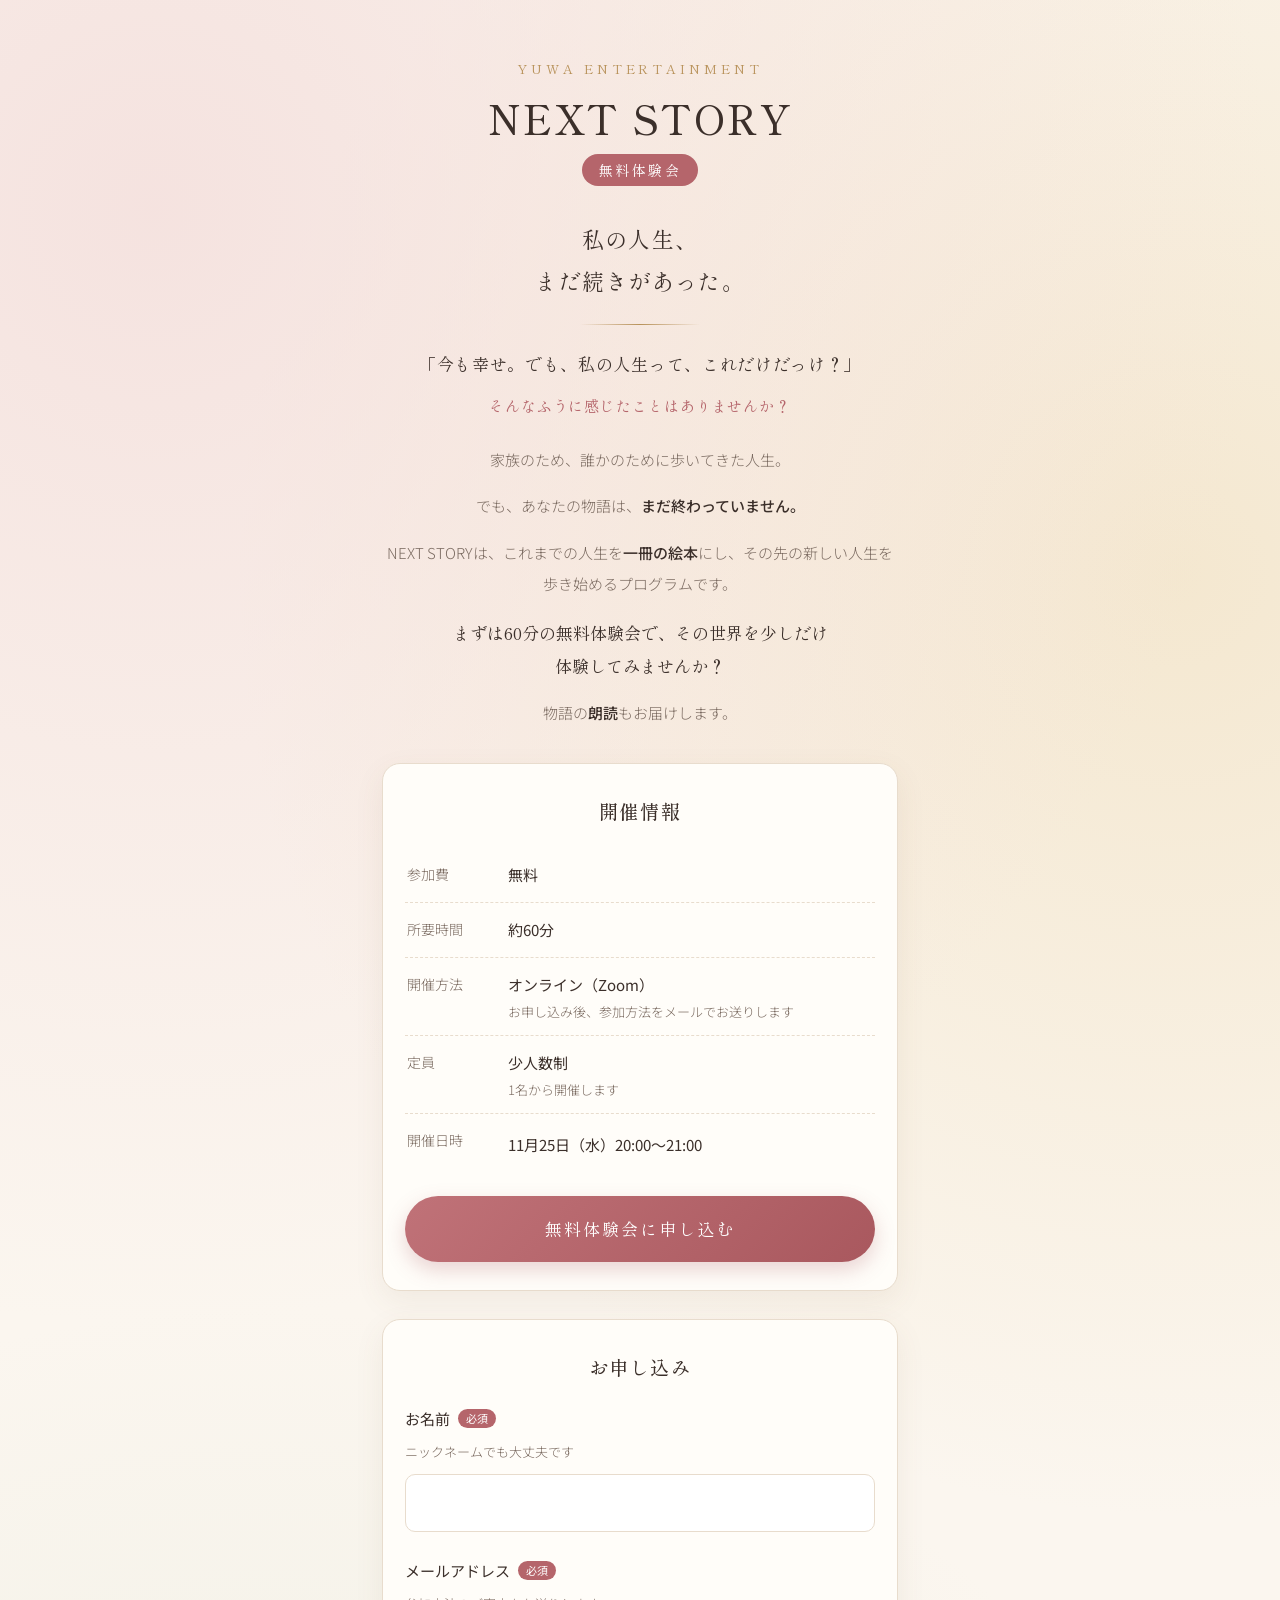
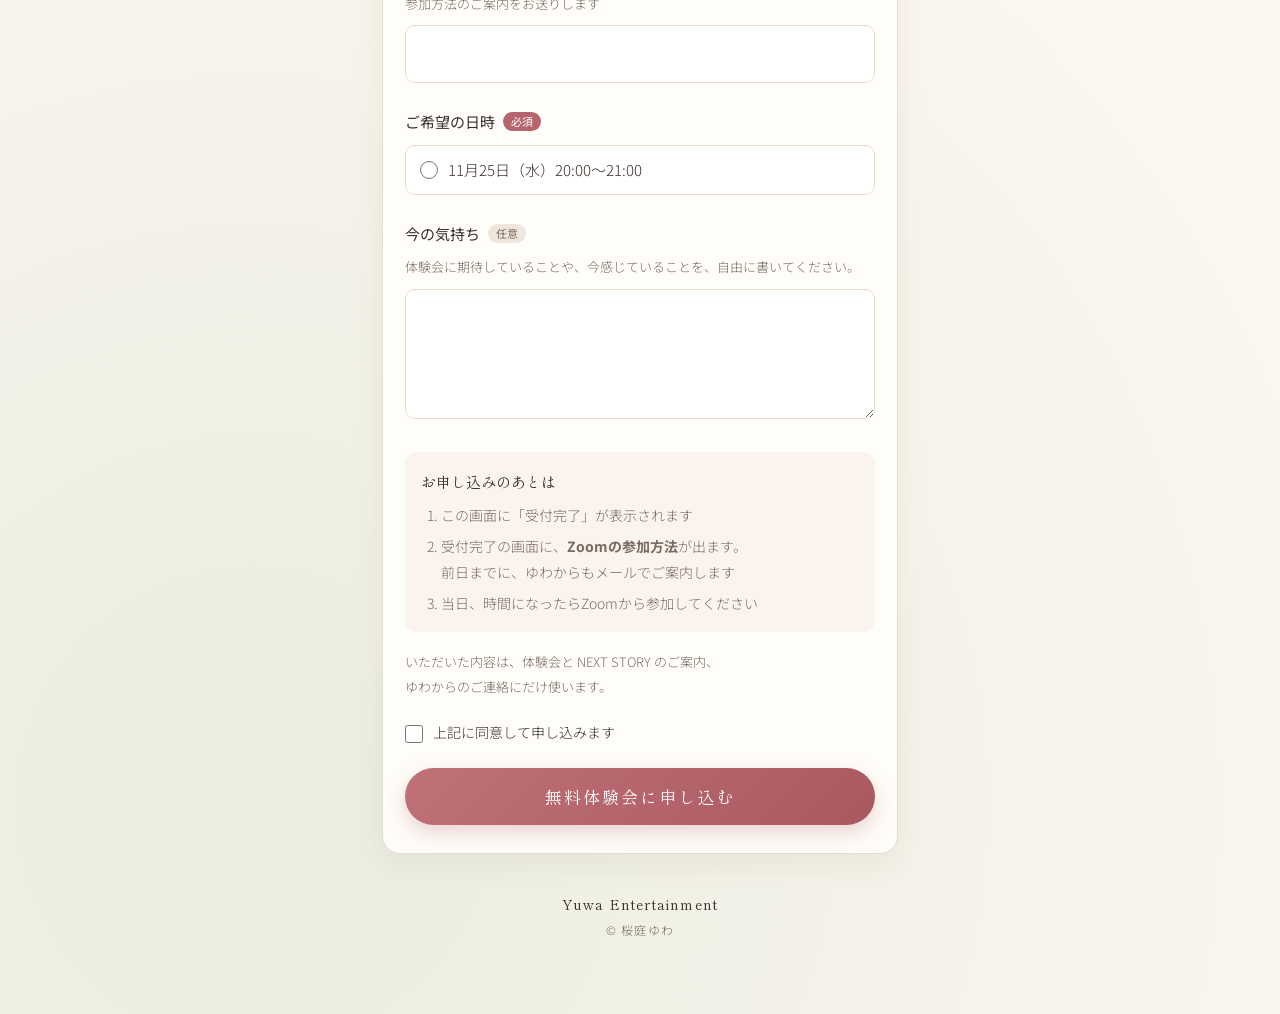
<file: index.html>
<!DOCTYPE html>
<html lang="ja">
<head>
<meta charset="UTF-8">
<meta name="viewport" content="width=device-width, initial-scale=1.0">
<meta name="color-scheme" content="light only">
<title>NEXT STORY 無料体験会｜Yuwa Entertainment</title>
<meta name="description" content="私の人生、まだ続きがあった。これまでの人生を一冊の絵本にし、その先の新しい人生を歩き始めるプログラム NEXT STORY。物語の朗読もお届けする、60分の無料オンライン体験会のお申し込みページです。">
<link rel="preconnect" href="https://fonts.googleapis.com">
<link rel="preconnect" href="https://fonts.gstatic.com" crossorigin>
<link href="https://fonts.googleapis.com/css2?family=Shippori+Mincho:wght@400;500;600&family=Noto+Sans+JP:wght@300;400;500&display=swap" rel="stylesheet">
<style>
  :root{
    color-scheme:light only;
    --bg:#FBF6EF;
    --paper:#FFFDF9;
    --ink:#3B2F2A;
    --ink-soft:#7A6A60;
    --rose:#B5656B;
    --rose-soft:#F3DCDA;
    --gold:#B8925A;
    --line:#E8DCCD;
    --serif:'Shippori Mincho',serif;
    --sans:'Noto Sans JP',sans-serif;
  }
  *{margin:0;padding:0;box-sizing:border-box}
  html{background:var(--bg);scroll-behavior:smooth}
  body{
    font-family:var(--sans);font-weight:300;color:var(--ink);line-height:2;
    -webkit-font-smoothing:antialiased;
    background:
      radial-gradient(circle at 12% 8%, rgba(243,220,218,.75), transparent 42%),
      radial-gradient(circle at 92% 22%, rgba(236,214,170,.45), transparent 40%),
      radial-gradient(circle at 20% 92%, rgba(214,226,206,.45), transparent 42%),
      var(--bg);
    min-height:100vh;
  }
  .wrap{max-width:560px;margin:0 auto;padding:56px 22px 72px}

  /* 日本語の不自然な折り返しを防ぐ：意味のかたまりごとに改行させる */
  .nw{display:inline-block}
  h1,.catch,.voice,.to-you{text-wrap:balance}

  header{text-align:center;margin-bottom:34px}
  .eyebrow{font-family:var(--serif);font-size:13px;letter-spacing:.3em;color:var(--gold)}
  h1{font-family:var(--serif);font-weight:500;font-size:40px;letter-spacing:.06em;line-height:1.3;margin:10px 0 6px}
  .sub{
    display:inline-block;font-family:var(--serif);font-size:14px;letter-spacing:.2em;color:#fff;
    background:var(--rose);border-radius:30px;padding:2px 16px;margin-top:4px;
  }
  .catch{font-family:var(--serif);font-size:22px;line-height:1.9;margin:32px 0 8px;letter-spacing:.06em}
  .flourish{display:block;width:120px;height:1px;margin:22px auto;background:linear-gradient(90deg,transparent,var(--gold),transparent)}

  .voice{font-family:var(--serif);font-size:17px;line-height:2;letter-spacing:.04em}
  .to-you{font-family:var(--serif);font-size:15px;color:var(--rose);margin:10px 0 24px;letter-spacing:.06em}
  .lead{font-size:15px;color:var(--ink-soft);text-align:center;line-height:2.05}
  .lead p+p{margin-top:16px}
  .lead strong{color:var(--ink);font-weight:500}
  .lead .invite{font-family:var(--serif);font-size:17px;color:var(--ink);line-height:1.95}

  .card{
    background:var(--paper);border:1px solid var(--line);border-radius:18px;
    padding:28px 22px;box-shadow:0 10px 30px rgba(120,90,70,.08);margin-bottom:28px;
  }
  .card h2{font-family:var(--serif);font-weight:500;font-size:19px;text-align:center;margin-bottom:18px;letter-spacing:.08em}

  /* 開催情報 */
  .facts{list-style:none}
  .facts li{display:flex;gap:14px;padding:12px 2px;border-bottom:1px dashed var(--line);font-size:15px}
  .facts li:last-child{border-bottom:none}
  .facts .k{flex:none;width:6.2em;color:var(--ink-soft);font-size:14px}
  .facts .v{font-weight:400}
  .facts .v small{display:block;font-weight:300;font-size:13px;color:var(--ink-soft);line-height:1.8}
  .dates{list-style:none;margin-top:2px}
  .dates li{border:none;padding:2px 0;display:block;font-size:15px}

  .cta{
    display:block;text-align:center;text-decoration:none;
    font-family:var(--serif);font-size:17px;letter-spacing:.12em;color:#fff;
    background:linear-gradient(135deg,#C07278,#A9585E);border:none;border-radius:40px;
    padding:16px;margin-top:22px;box-shadow:0 8px 20px rgba(169,88,94,.25);
  }

  /* フォーム */
  .field{margin-bottom:24px}
  label.q,span.q{display:block;font-size:15px;font-weight:400;margin-bottom:8px}
  .req,.opt{display:inline-block;font-size:11px;line-height:1;padding:4px 8px;border-radius:20px;margin-left:8px;vertical-align:2px}
  .req{background:var(--rose);color:#fff}
  .opt{background:#EFE7DD;color:var(--ink-soft)}
  .hint{font-size:13px;color:var(--ink-soft);margin:-2px 0 10px;line-height:1.8}
  input[type=text],input[type=email],textarea{
    width:100%;font:inherit;font-size:16px;color:var(--ink);background:#fff;
    border:1px solid var(--line);border-radius:10px;padding:12px 14px;outline:none;
    transition:border-color .2s, box-shadow .2s;
  }
  textarea{min-height:130px;resize:vertical;line-height:1.8}
  input:focus,textarea:focus{border-color:var(--rose);box-shadow:0 0 0 3px var(--rose-soft)}
  .choices{display:grid;gap:8px}
  .choices label{
    display:flex;align-items:center;gap:10px;border:1px solid var(--line);border-radius:10px;
    padding:12px 14px;font-size:15px;background:#fff;cursor:pointer;transition:all .2s;line-height:1.6;
  }
  .choices input{width:18px;height:18px;accent-color:var(--rose);flex:none}
  .choices label:has(input:checked){border-color:var(--rose);background:var(--rose-soft);font-weight:400}

  .after{background:#FBF3EE;border-radius:12px;padding:16px;margin:4px 0 18px;font-size:14px;color:var(--ink-soft);line-height:1.9}
  .after-title{font-family:var(--serif);font-size:15px;color:var(--ink);margin-bottom:6px}
  .after ol{padding-left:1.4em}
  .after li+li{margin-top:4px}

  .note{font-size:13px;color:var(--ink-soft);line-height:1.9;margin:6px 0 18px}
  .agree{display:flex;gap:10px;align-items:flex-start;font-size:14px;margin-bottom:22px}
  .agree input{margin-top:7px;width:18px;height:18px;accent-color:var(--rose);flex:none}

  button{
    width:100%;font-family:var(--serif);font-size:17px;letter-spacing:.12em;color:#fff;
    background:linear-gradient(135deg,#C07278,#A9585E);border:none;border-radius:40px;
    padding:16px;cursor:pointer;box-shadow:0 8px 20px rgba(169,88,94,.25);transition:transform .15s, opacity .2s;
  }
  button:active{transform:scale(.98)}
  button[disabled]{opacity:.6;cursor:default}
  .error{color:var(--rose);font-size:13px;margin-top:10px;text-align:center;display:none}

  #done{display:none;text-align:center}
  #done .catch{margin-top:6px}
  #done p{font-size:15px;color:var(--ink-soft);margin-top:14px}
  .chosen{
    display:inline-block;margin-top:10px;padding:10px 18px;border-radius:12px;
    background:var(--rose-soft);color:var(--ink);font-weight:400;font-size:16px;
  }

  footer{text-align:center;margin-top:36px;font-size:12px;color:var(--ink-soft);letter-spacing:.1em}
  footer .brand{font-family:var(--serif);font-size:14px;color:var(--ink)}

  @media (max-width:380px){
    .wrap{padding:44px 16px 60px}
    h1{font-size:34px}
    .catch{font-size:20px}
    .voice{font-size:15.5px}
    .lead{font-size:14px}
    .lead .invite{font-size:16px}
    .card{padding:24px 16px}
    .facts .k{width:5.6em}
    label.q,span.q{font-size:14.5px}
  }
</style>
</head>
<body>
<div class="wrap">

  <header>
    <div class="eyebrow">YUWA ENTERTAINMENT</div>
    <h1>NEXT STORY</h1>
    <div class="sub">無料体験会</div>

    <p class="catch">私の人生、<br>まだ続きがあった。</p>
    <span class="flourish"></span>

    <p class="voice"><span class="nw">「今も幸せ。</span><span class="nw">でも、私の人生って、</span><span class="nw">これだけだっけ？」</span></p>
    <p class="to-you"><span class="nw">そんなふうに感じたことは</span><span class="nw">ありませんか？</span></p>

    <div class="lead">
      <p><span class="nw">家族のため、</span><span class="nw">誰かのために</span><span class="nw">歩いてきた人生。</span></p>
      <p><span class="nw">でも、あなたの物語は、</span><span class="nw"><strong>まだ終わっていません。</strong></span></p>
      <p><span class="nw">NEXT STORYは、</span><span class="nw">これまでの人生を</span><span class="nw"><strong>一冊の絵本</strong>にし、</span><span class="nw">その先の新しい人生を</span><span class="nw">歩き始めるプログラムです。</span></p>
      <p class="invite"><span class="nw">まずは60分の無料体験会で、</span><span class="nw">その世界を少しだけ</span><span class="nw">体験してみませんか？</span></p>
      <p><span class="nw">物語の<strong>朗読</strong>も</span><span class="nw">お届けします。</span></p>
    </div>
  </header>

  <section class="card" aria-labelledby="info-h">
    <h2 id="info-h">開催情報</h2>
    <ul class="facts">
      <li><span class="k">参加費</span><span class="v">無料</span></li>
      <li><span class="k">所要時間</span><span class="v">約60分</span></li>
      <li><span class="k">開催方法</span><span class="v">オンライン（Zoom）<small>お申し込み後、参加方法をメールでお送りします</small></span></li>
      <li><span class="k">定員</span><span class="v">少人数制<small><span class="nw">1名から開催します</span></small></span></li>
      <li><span class="k">開催日時</span><span class="v"><ul class="dates" id="dateList"></ul></span></li>
    </ul>
    <a class="cta" href="#apply">無料体験会に申し込む</a>
  </section>

  <section class="card" id="apply" aria-labelledby="form-h">
    <h2 id="form-h">お申し込み</h2>
    <form id="form" novalidate>
      <div class="field">
        <label class="q" for="name">お名前<span class="req">必須</span></label>
        <p class="hint">ニックネームでも大丈夫です</p>
        <input type="text" id="name" name="name" autocomplete="name" required>
      </div>

      <div class="field">
        <label class="q" for="email">メールアドレス<span class="req">必須</span></label>
        <p class="hint">参加方法のご案内をお送りします</p>
        <input type="email" id="email" name="email" autocomplete="email" inputmode="email" required>
      </div>

      <div class="field">
        <span class="q">ご希望の日時<span class="req">必須</span></span>
        <div class="choices" id="dateChoices" role="radiogroup"></div>
      </div>

      <div class="field">
        <label class="q" for="message">今の気持ち<span class="opt">任意</span></label>
        <p class="hint"><span class="nw">体験会に期待していることや、</span><span class="nw">今感じていることを、</span><span class="nw">自由に書いてください。</span></p>
        <textarea id="message" name="message"></textarea>
      </div>

      <div class="after">
        <p class="after-title">お申し込みのあとは</p>
        <ol>
          <li><span class="nw">この画面に「受付完了」が</span><span class="nw">表示されます</span></li>
          <li data-gas-only><span class="nw">すぐに、ご入力のメールアドレスへ</span><span class="nw"><strong>参加日時とZoomの参加方法</strong>を</span><span class="nw">お送りします</span></li>
          <li data-fs-only style="display:none"><span class="nw">受付完了の画面に、</span><span class="nw"><strong>Zoomの参加方法</strong>が出ます。</span><span class="nw">前日までに、ゆわからもメールでご案内します</span></li>
          <li><span class="nw">当日、時間になったら</span><span class="nw">Zoomから参加してください</span></li>
        </ol>
      </div>

      <p class="note"><span class="nw">いただいた内容は、</span><span class="nw">体験会と NEXT STORY のご案内、</span><span class="nw">ゆわからのご連絡にだけ使います。</span></p>

      <label class="agree">
        <input type="checkbox" id="agree" required>
        <span>上記に同意して申し込みます</span>
      </label>

      <!-- ロボット対策（人には見えない欄） -->
      <input type="text" name="website" tabindex="-1" autocomplete="off" style="position:absolute;left:-9999px" aria-hidden="true">

      <button type="submit" id="submit">無料体験会に申し込む</button>
      <p class="error" id="error"></p>
    </form>
  </section>

  <section class="card" id="done" aria-live="polite">
    <div class="eyebrow">THANK YOU</div>
    <p class="catch">お申し込みを<br>受け付けました。</p>
    <div class="chosen" id="chosenDate"></div>
    <div id="zoomBox" class="after" style="display:none;text-align:left;margin-top:18px">
      <p class="after-title">当日の参加方法（Zoom）</p>
      <p>時間になったら、こちらから入室してください。<br>
        <a id="zoomLink" href="#" style="color:var(--rose);word-break:break-all"></a><br>
        ミーティングID：<span id="zoomId"></span></p>
      <p><strong>この画面をスクリーンショットして、保存しておいてください。</strong><br>
        前日までに、ゆわからもメールでご案内します。</p>
    </div>
    <span class="flourish"></span>
    <p data-gas-only><span class="nw">ご入力のメールアドレスへ、</span><span class="nw">参加日時とZoomの参加方法を</span><span class="nw">お送りしました。</span></p>
    <p data-gas-only><span class="nw">届いていない場合は、</span><span class="nw">迷惑メールフォルダも</span><span class="nw">ご確認ください。</span></p>
    <p><span class="nw">当日、あなたにお会いできるのを</span><span class="nw">楽しみにしています。</span></p>
    <p style="text-align:right;font-family:var(--serif);color:var(--ink)">ゆわ</p>
  </section>

  <footer>
    <div class="brand">Yuwa Entertainment</div>
    <div>© 桜庭ゆわ</div>
  </footer>
</div>

<script>
  // ★ 開催日時：確定したらここを書きかえる（GASの DATES と同じ文字にすること）★
  const DATES = [
    '11月25日（水）20:00〜21:00',
  ];

  // ★ 受付のしくみ：'formspree'（仮）か 'gas'（本番）★
  const MODE = 'formspree';
  const FORMSPREE_URL = 'https://formspree.io/f/mgaajvyd';
  // ★ GASをデプロイしたら、ここにウェブアプリのURLを貼って MODE を 'gas' にする ★
  const GAS_URL = 'PASTE_GAS_WEB_APP_URL_HERE';
  // Formspree のあいだは、受付完了画面に参加方法を表示する
  const ZOOM_URL = 'https://us06web.zoom.us/j/3745046624';
  const ZOOM_ID = '374 504 6624';

  document.getElementById('zoomLink').href = ZOOM_URL;
  document.getElementById('zoomLink').textContent = ZOOM_URL;
  document.getElementById('zoomId').textContent = ZOOM_ID;
  if (MODE === 'formspree') {
    document.querySelectorAll('[data-gas-only]').forEach(el => el.style.display = 'none');
    document.querySelectorAll('[data-fs-only]').forEach(el => el.style.display = '');
  }

  // 日時を「開催情報」と「フォームの選択肢」に表示
  const list = document.getElementById('dateList');
  const choices = document.getElementById('dateChoices');
  DATES.forEach((d, i) => {
    const li = document.createElement('li'); li.textContent = d; list.appendChild(li);
    const label = document.createElement('label');
    const input = document.createElement('input');
    input.type = 'radio'; input.name = 'date'; input.value = d; if (i === 0) input.required = true;
    label.appendChild(input); label.appendChild(document.createTextNode(d));
    choices.appendChild(label);
  });

  const form = document.getElementById('form');
  const btn = document.getElementById('submit');
  const err = document.getElementById('error');
  function showError(msg){ err.textContent = msg; err.style.display = 'block'; }

  form.addEventListener('submit', async (e) => {
    e.preventDefault();
    err.style.display = 'none';

    const name = form.name.value.trim();
    const email = form.email.value.trim();
    const date = (form.querySelector('input[name=date]:checked') || {}).value;
    const agree = document.getElementById('agree').checked;

    if (!name) return showError('お名前を入力してください');
    if (!/^[^\s@]+@[^\s@]+\.[^\s@]+$/.test(email)) return showError('メールアドレスを確認してください');
    if (!date) return showError('ご希望の日時を選んでください');
    if (!agree) return showError('同意のチェックをお願いします');

    btn.disabled = true;
    btn.textContent = '送信中…';

    const data = new URLSearchParams({
      name, email, date,
      message: form.message.value.trim(),
      website: form.website.value,
      page: location.href
    });

    try {
      if (MODE === 'formspree') {
        const res = await fetch(FORMSPREE_URL, {
          method: 'POST',
          headers: { 'Accept': 'application/json' },
          body: new URLSearchParams({ 'お名前': name, 'メール': email, '希望日時': date, '今の気持ち': form.message.value.trim(), _replyto: email, _subject: 'NEXT STORY体験会 申込（' + date + '／' + name + '）', _gotcha: form.website.value })
        });
        if (!res.ok) throw new Error('send failed');
        document.getElementById('zoomBox').style.display = 'block';
      } else {
        await fetch(GAS_URL, { method: 'POST', mode: 'no-cors', body: data });
      }
      document.getElementById('apply').style.display = 'none';
      document.getElementById('chosenDate').textContent = date;
      const done = document.getElementById('done');
      done.style.display = 'block';
      window.scrollTo({ top: done.offsetTop - 20, behavior: 'smooth' });
    } catch (e) {
      btn.disabled = false;
      btn.textContent = '無料体験会に申し込む';
      showError('送信できませんでした。電波のよい場所で、もう一度お試しください。');
    }
  });
</script>
</body>
</html>
</file>
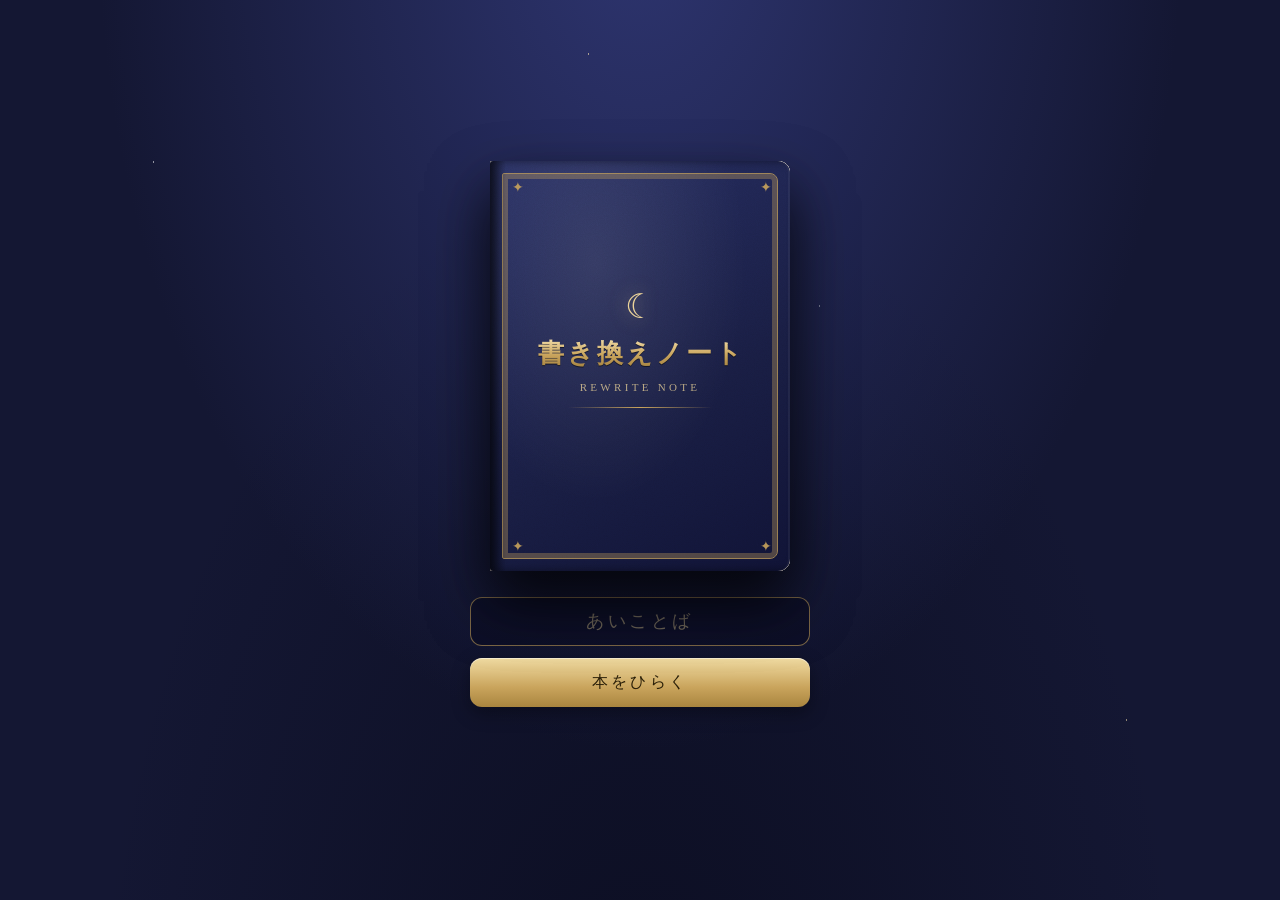
<file: kakikae-note/index.html>
<!DOCTYPE html>
<html lang="ja">
<head>
<meta charset="utf-8">
<meta name="viewport" content="width=device-width, initial-scale=1, viewport-fit=cover">
<title>書き換えノート</title>
<link rel="manifest" href="manifest.json">
<meta name="theme-color" content="#141733">
<meta name="apple-mobile-web-app-capable" content="yes">
<meta name="mobile-web-app-capable" content="yes">
<meta name="apple-mobile-web-app-status-bar-style" content="black-translucent">
<meta name="apple-mobile-web-app-title" content="書き換えノート">
<link rel="apple-touch-icon" href="icons/apple-touch-icon.png">
<link rel="icon" href="icons/icon-192.png">
<script src="config.js"></script>
<script src="care.js"></script>
<script src="letters.js"></script>
<script src="doors.js"></script>
<script src="cards.js"></script>
<script src="town.js"></script>
<script src="https://cdn.onesignal.com/sdks/web/v16/OneSignalSDK.page.js" defer></script>
<style>
  :root{
    --night:#141733; --night2:#1f2450; --leather:#232a5a;
    --gold:#c9a45c; --gold-l:#ecd49a; --gold-d:#8e6f32;
    --paper:#f5ecd9; --paper2:#efe2c8; --ink:#3b2f2a; --ink-s:#7d6a5c;
    --rose:#a8505e; --sage:#6f7d5c; --amber:#b9853a; --rule:rgba(120,90,60,.22);
    --serif:"Hiragino Mincho ProN","Yu Mincho","YuMincho","Noto Serif JP","Noto Serif CJK JP",serif;
    --noise:url("data:image/svg+xml;utf8,<svg xmlns='http://www.w3.org/2000/svg' width='160' height='160'><filter id='n'><feTurbulence type='fractalNoise' baseFrequency='.9' numOctaves='2' stitchTiles='stitch'/><feColorMatrix values='0 0 0 0 0  0 0 0 0 0  0 0 0 0 0  0 0 0 .09 0'/></filter><rect width='100%' height='100%' filter='url(%23n)'/></svg>");
  }
  *{box-sizing:border-box;-webkit-tap-highlight-color:transparent}
  html,body{margin:0;min-height:100%;color:var(--ink);font-family:var(--serif);-webkit-text-size-adjust:100%}
  body{background:
      radial-gradient(ellipse at 50% -10%, #2e3570 0%, transparent 60%),
      radial-gradient(ellipse at 50% 120%, #0c0e22 0%, transparent 60%),
      var(--night);
    background-attachment:fixed;}
  [hidden]{display:none !important}
  button{font:inherit;cursor:pointer;border:none}
  .stars{position:fixed;inset:0;pointer-events:none;z-index:0;
    background-image:
      radial-gradient(1.5px 1.5px at 12% 18%, #fff8 50%, transparent 51%),
      radial-gradient(1px 1px at 78% 12%, #fff9 50%, transparent 51%),
      radial-gradient(1.2px 1.2px at 64% 34%, #fff6 50%, transparent 51%),
      radial-gradient(1px 1px at 30% 72%, #fff7 50%, transparent 51%),
      radial-gradient(1.6px 1.6px at 88% 80%, #ffe9b088 50%, transparent 51%),
      radial-gradient(1px 1px at 8% 92%, #fff6 50%, transparent 51%),
      radial-gradient(1.3px 1.3px at 46% 6%, #ffe9b099 50%, transparent 51%);
    animation:twinkle 6s ease-in-out infinite alternate}
  @keyframes twinkle{from{opacity:.5}to{opacity:1}}

  /* ===== 表紙 ===== */
  #coverScreen{position:fixed;inset:0;z-index:40;display:flex;flex-direction:column;align-items:center;justify-content:center;
    padding:24px;transition:opacity .7s ease}
  #coverScreen.fade{opacity:0;pointer-events:none}
  .book{position:relative;width:min(64vw,300px);aspect-ratio:3/4.1;perspective:1800px;transform-origin:left center;
    transition:transform 1s cubic-bezier(.55,.05,.25,1)}
  .book.open{transform:translateX(50%) scale(.72)}
  .leaf{position:absolute;inset:0;transform-origin:left center;transform-style:preserve-3d;
    transition:transform 1s cubic-bezier(.6,.04,.3,1)}
  .face{position:absolute;inset:0;backface-visibility:hidden;-webkit-backface-visibility:hidden;border-radius:3px 12px 12px 3px}
  .face.back{transform:rotateY(180deg)}
  .cover-leaf{z-index:30}
  .cover-front{background:var(--noise),
      radial-gradient(ellipse at 35% 25%, rgba(255,255,255,.10), transparent 55%),
      linear-gradient(150deg,#2b336b 0%,#1b2048 60%,#12153a 100%);
    box-shadow:0 30px 60px rgba(0,0,0,.55), inset 6px 0 10px rgba(0,0,0,.45), inset -2px 0 0 rgba(255,255,255,.05);
    display:flex;flex-direction:column;align-items:center;justify-content:center;text-align:center;color:var(--gold-l);padding:22px}
  .cover-front::before{content:"";position:absolute;inset:12px;border:1.5px solid rgba(201,164,92,.75);border-radius:2px 8px 8px 2px;
    box-shadow:inset 0 0 0 4px rgba(201,164,92,.0), inset 0 0 0 5px rgba(201,164,92,.35)}
  .cover-front::after{content:"";position:absolute;left:0;top:0;bottom:0;width:16px;border-radius:3px 0 0 3px;
    background:linear-gradient(90deg,rgba(0,0,0,.45),rgba(0,0,0,0))}
  .corner{position:absolute;color:var(--gold);font-size:14px;opacity:.9}
  .corner.tl{top:18px;left:22px}.corner.tr{top:18px;right:18px}.corner.bl{bottom:16px;left:22px}.corner.br{bottom:16px;right:18px}
  .emblem{font-size:34px;line-height:1;color:var(--gold-l);text-shadow:0 0 18px rgba(236,212,154,.55);margin-bottom:12px}
  .cover-title{font-size:clamp(19px,5.6vw,26px);letter-spacing:.12em;margin:0 0 0 .12em;white-space:nowrap;font-weight:600;
    background:linear-gradient(180deg,#f6e4b4,#c9a45c 55%,#9b7a3a);-webkit-background-clip:text;background-clip:text;color:transparent;
    filter:drop-shadow(0 1px 0 rgba(0,0,0,.5))}
  .cover-sub{font-size:11px;letter-spacing:.3em;color:rgba(236,212,154,.75);margin-top:10px}
  .cover-line{width:56%;height:1px;margin:14px auto;background:linear-gradient(90deg,transparent,var(--gold),transparent)}
  .cover-name{font-size:14px;letter-spacing:.12em;color:var(--gold-l);min-height:1.4em}
  .cover-back{background:var(--noise),linear-gradient(90deg,#e9dcc0,#f3e8d1);box-shadow:inset -8px 0 14px rgba(0,0,0,.18)}
  .cover-back::before{content:"";position:absolute;inset:14px;border:1px solid rgba(142,111,50,.4);border-radius:2px}
  .flip .face.front,.flip .face.back{background:var(--noise),linear-gradient(90deg,#efe2c8,#f6eedd 30%,#f5ecd9);
    box-shadow:inset 6px 0 10px rgba(0,0,0,.10)}
  .flip .face.back{background:var(--noise),linear-gradient(270deg,#efe2c8,#f6eedd 30%,#f5ecd9);box-shadow:inset -6px 0 10px rgba(0,0,0,.10)}
  .flip .face::after{content:"";position:absolute;left:18%;right:14%;top:22%;height:56%;
    background:repeating-linear-gradient(transparent 0 13px, rgba(120,90,60,.12) 13px 14px)}
  .base{position:absolute;inset:0;border-radius:3px 12px 12px 3px;background:var(--noise),linear-gradient(90deg,#e6d6b6,#f5ecd9 12%);
    box-shadow:0 30px 60px rgba(0,0,0,.5);display:flex;align-items:center;justify-content:center;
    color:var(--ink-s);font-size:13px;letter-spacing:.2em}
  .book.open .leaf.turned{transform:rotateY(-178deg)}
  .glow{position:absolute;left:50%;top:50%;width:10px;height:10px;border-radius:50%;pointer-events:none;
    transform:translate(-50%,-50%);box-shadow:0 0 0 0 rgba(236,212,154,0);opacity:0}
  .book.open .glow{animation:bloom 1.6s ease .5s forwards}
  @keyframes bloom{0%{opacity:0;box-shadow:0 0 0 0 rgba(236,212,154,.0)}40%{opacity:1;box-shadow:0 0 120px 60px rgba(236,212,154,.45)}100%{opacity:0;box-shadow:0 0 220px 120px rgba(236,212,154,0)}}

  .cover-panel{width:min(86vw,340px);margin-top:26px;text-align:center;color:var(--gold-l);transition:opacity .4s}
  .book.open ~ .cover-panel{opacity:0}
  .cover-panel input{width:100%;font:inherit;font-size:18px;text-align:center;letter-spacing:.25em;text-transform:uppercase;
    color:var(--gold-l);background:rgba(10,12,34,.55);border:1px solid rgba(201,164,92,.6);border-radius:12px;padding:13px;outline:none}
  .cover-panel input::placeholder{color:rgba(236,212,154,.45);letter-spacing:.2em}
  .gold-btn{display:block;width:100%;margin-top:12px;padding:14px;border-radius:12px;font-size:16px;letter-spacing:.2em;color:#2a1f08;
    background:linear-gradient(180deg,#f1dca3,#c9a45c 60%,#a9853f);box-shadow:0 6px 18px rgba(0,0,0,.35), inset 0 1px 0 rgba(255,255,255,.5)}
  .gold-btn:disabled{opacity:.6}
  .cover-msg{font-size:13px;min-height:1.5em;margin-top:12px;color:#f0c7c7;line-height:1.7}
  .cover-hint{font-size:12px;letter-spacing:.2em;color:rgba(236,212,154,.7);animation:breathe 2.4s ease-in-out infinite}
  @keyframes breathe{50%{opacity:.35}}
  .night-note{font-size:12px;line-height:1.8;color:rgba(236,212,154,.8);background:rgba(10,12,34,.45);border:1px solid rgba(201,164,92,.25);
    border-radius:12px;padding:10px 12px;margin-top:16px;text-align:left}

  /* ===== 本の中 ===== */
  /* 本の中は、この箱の中だけでスクロールする（下のメニューが動かないように） */
  #main{position:fixed;inset:0;z-index:1;overflow-y:auto;-webkit-overflow-scrolling:touch;overscroll-behavior:contain;
    padding:calc(14px + env(safe-area-inset-top)) 12px calc(96px + env(safe-area-inset-bottom));
    animation:appear .8s ease both}
  #main[hidden]{display:none}
  @keyframes appear{from{opacity:0}to{opacity:1}}
  .desk{max-width:540px;margin:0 auto;perspective:1600px}
  .page{position:relative;min-height:calc(100vh - 120px);border-radius:4px 14px 14px 4px;padding:26px 22px 30px 30px;
    background:var(--noise),
      radial-gradient(ellipse at 100% 0%, rgba(160,120,70,.16), transparent 45%),
      radial-gradient(ellipse at 100% 100%, rgba(160,120,70,.18), transparent 45%),
      linear-gradient(90deg, rgba(90,60,30,.18) 0, rgba(90,60,30,0) 26px),
      var(--paper);
    box-shadow:0 18px 40px rgba(0,0,0,.45), 0 0 0 1px rgba(120,90,60,.15);
    transform-origin:left center;}
  .page::before{content:"";position:absolute;left:-5px;top:8px;bottom:8px;width:5px;border-radius:3px 0 0 3px;
    background:linear-gradient(90deg,#141733,#2a3170)}
  .page.turn-out{animation:turnOut .26s ease-in forwards}
  .page.turn-in{animation:turnIn .34s ease-out}
  @keyframes turnOut{to{transform:rotateY(-80deg);opacity:.3}}
  @keyframes turnIn{from{transform:rotateY(70deg);opacity:.3}to{transform:none;opacity:1}}

  .head{text-align:center;margin-bottom:18px}
  .head .orn{color:var(--gold-d);font-size:13px;letter-spacing:.6em;margin-left:.6em}
  .head h1{font-size:22px;letter-spacing:.2em;margin:6px 0 4px .2em;font-weight:600}
  .head .date{font-size:13px;color:var(--ink-s);letter-spacing:.12em}
  .divider{display:flex;align-items:center;gap:10px;color:var(--gold-d);font-size:12px;margin:14px 0}
  .divider::before,.divider::after{content:"";flex:1;height:1px;background:linear-gradient(90deg,transparent,rgba(142,111,50,.6),transparent)}
  .note{font-size:13px;color:var(--ink-s);line-height:1.8;margin:6px 0}
  .center{text-align:center}

  .line{display:block;margin:18px 0 6px}
  .ln-title{font-size:16px;font-weight:600;letter-spacing:.12em}
  .ln-title i{font-style:normal;margin-right:6px}
  .l1 .ln-title i{color:var(--sage)} .l2 .ln-title i{color:var(--rose)} .l3 .ln-title i{color:var(--amber)}
  .ln-hint{font-size:12px;color:var(--ink-s);margin-left:8px;letter-spacing:.05em}
  textarea{display:block;width:100%;margin-top:4px;font:inherit;font-size:16px;color:var(--ink);resize:none;outline:none;border:none;
    background:repeating-linear-gradient(transparent 0 31px, var(--rule) 31px 32px);line-height:32px;min-height:64px;padding:0 2px;
    caret-color:var(--rose)}
  .saved{font-size:12px;color:var(--ink-s);text-align:right;min-height:1.5em;margin:4px 0 12px}
  .seal-btn{display:block;width:100%;padding:15px;border-radius:999px;font-size:16px;letter-spacing:.25em;color:var(--gold-l);
    background:radial-gradient(ellipse at 50% 0%, #3a4386, #1d2252 70%);box-shadow:0 8px 18px rgba(20,23,51,.35), inset 0 0 0 1px rgba(201,164,92,.55)}
  .seal-btn:disabled{opacity:.55}
  .soft-btn{display:block;width:100%;padding:12px;border-radius:999px;font-size:15px;letter-spacing:.12em;color:var(--ink);
    background:transparent;box-shadow:inset 0 0 0 1px rgba(142,111,50,.5)}

  .hitokoto{position:relative;margin:24px 4px 6px;padding:24px 20px 20px;text-align:center;border-radius:6px;
    background:var(--noise),linear-gradient(180deg,#fffaf0,#f7ecd6);
    box-shadow:0 10px 24px rgba(60,40,20,.18), inset 0 0 0 1px rgba(201,164,92,.6), inset 0 0 0 5px #fffaf0, inset 0 0 0 6px rgba(201,164,92,.35);
    animation:rise .8s ease both}
  @keyframes rise{from{opacity:0;transform:translateY(14px) rotate(-1deg)}to{opacity:1;transform:none}}
  .hitokoto .seal{position:absolute;top:-16px;left:50%;transform:translateX(-50%);width:32px;height:32px;border-radius:50%;
    background:radial-gradient(circle at 35% 30%, #c8616f, #8d2f3d);box-shadow:0 2px 6px rgba(0,0,0,.3);color:#f7d9dc;font-size:14px;
    display:flex;align-items:center;justify-content:center}
  .hitokoto .text{font-size:18px;line-height:2;margin:4px 0 8px}
  .hitokoto .text span{opacity:0;animation:ink .5s ease forwards}
  @keyframes ink{from{opacity:0;filter:blur(3px)}to{opacity:1;filter:none}}
  .hitokoto .from{font-size:13px;color:var(--ink-s);letter-spacing:.2em;text-align:right;margin:0}
  .piece-msg{margin-top:14px}
  .banner{font-size:13px;line-height:1.8;padding:12px 14px;border-radius:8px;margin:10px 0 4px;
    background:rgba(201,164,92,.13);box-shadow:inset 0 0 0 1px rgba(201,164,92,.35)}
  .banner b{display:block}

  .sparkle{position:fixed;pointer-events:none;z-index:50;color:var(--gold);font-size:16px;animation:spark 1.4s ease-out forwards}
  @keyframes spark{0%{opacity:0;transform:translate(0,0) scale(.4)}20%{opacity:1}100%{opacity:0;transform:translate(var(--dx),var(--dy)) scale(1.1) rotate(90deg)}}

  /* パズル */
  .frame{position:relative;padding:10px;border-radius:4px;background:linear-gradient(145deg,#d9b56e,#a9853f 50%,#e3c587);
    box-shadow:0 10px 26px rgba(60,40,20,.3), inset 0 0 0 1px rgba(255,255,255,.4)}
  .puzzle{position:relative;width:100%;aspect-ratio:1/1;overflow:hidden;background:var(--night2);box-shadow:inset 0 0 0 1px rgba(0,0,0,.3)}
  .puzzle img{position:absolute;inset:0;width:100%;height:100%;object-fit:cover}
  .grid{position:absolute;inset:0;display:grid;grid-template-columns:repeat(5,1fr);grid-template-rows:repeat(5,1fr)}
  .cell{opacity:0;transition:opacity 1.4s ease}
  .cell.cover{opacity:1;background:
      radial-gradient(circle at 30% 35%, rgba(255,240,200,.55) 0 1.2px, transparent 1.8px),
      radial-gradient(circle at 72% 68%, rgba(255,255,255,.35) 0 1px, transparent 1.5px),
      linear-gradient(135deg,#2a3170,#161a40);
    box-shadow:inset 0 0 0 .5px rgba(201,164,92,.35)}
  .cell.just{background:linear-gradient(135deg,#2a3170,#161a40);animation:openCell 2.2s ease .4s both}
  @keyframes openCell{0%{opacity:1;box-shadow:inset 0 0 0 3px var(--gold-l),0 0 18px var(--gold-l)}40%{opacity:1;box-shadow:inset 0 0 0 3px var(--gold-l),0 0 18px var(--gold-l)}100%{opacity:0;box-shadow:none}}
  @keyframes glowCell{0%{box-shadow:inset 0 0 0 3px var(--gold-l), 0 0 18px var(--gold-l)}100%{box-shadow:none}}
  .care{margin:6px 0 18px;padding:14px 16px;text-align:center;border-radius:10px;
    background:rgba(255,250,240,.55);box-shadow:inset 0 0 0 1px rgba(201,164,92,.45)}
  .care-title{margin:0 0 6px;font-size:12px;letter-spacing:.2em;color:var(--gold-d)}
  .care-text{margin:0;font-size:17px;line-height:1.7;color:var(--ink)}
  .care-sub{margin:8px 0 0;font-size:12px;line-height:1.7;color:var(--ink-s);letter-spacing:.05em}
  .count{text-align:center;font-size:15px;margin:16px 0 4px;letter-spacing:.1em}
  .count b{font-size:24px;color:var(--rose)}
  .waiting{position:absolute;inset:0;display:flex;align-items:center;justify-content:center;text-align:center;padding:24px;
    font-size:14px;line-height:2;color:var(--gold-l)}
  .collection{display:grid;grid-template-columns:repeat(3,1fr);gap:10px}
  .collection button{padding:4px;border-radius:3px;aspect-ratio:1/1;background:linear-gradient(145deg,#d9b56e,#a9853f);box-shadow:0 4px 10px rgba(60,40,20,.25)}
  .collection img{width:100%;height:100%;object-fit:cover;display:block}
  .empty{font-size:13px;color:var(--ink-s);text-align:center;padding:16px 0;line-height:1.9}

  /* きろく */
  .entry{min-height:46vh}
  .entry .d{text-align:center;font-size:15px;letter-spacing:.15em;margin:4px 0 14px}
  .entry .r{margin:0 0 16px}
  .entry .r .k{font-size:13px;letter-spacing:.12em;font-weight:600}
  .entry .r.l1 .k{color:var(--sage)} .entry .r.l2 .k{color:var(--rose)} .entry .r.l3 .k{color:var(--amber)}
  .entry .r .v{font-size:16px;line-height:32px;white-space:pre-wrap;background:repeating-linear-gradient(transparent 0 31px, var(--rule) 31px 32px);min-height:32px}
  .entry .h{margin-top:18px;padding:14px;text-align:center;line-height:1.9;font-size:15px;border-radius:6px;background:rgba(201,164,92,.12);box-shadow:inset 0 0 0 1px rgba(201,164,92,.35)}
  .pager{display:flex;align-items:center;justify-content:space-between;gap:10px;margin-top:18px}
  .pager button{flex:none;padding:10px 14px;border-radius:999px;font-size:14px;color:var(--ink);background:transparent;box-shadow:inset 0 0 0 1px rgba(142,111,50,.5)}
  .pager button:disabled{opacity:.3}
  .pager .pos{font-size:13px;color:var(--ink-s);letter-spacing:.1em}

  /* せってい */
  .box{border-radius:8px;padding:14px 16px;margin:12px 0;box-shadow:inset 0 0 0 1px rgba(142,111,50,.35);background:rgba(255,250,240,.45)}
  .box h2{font-size:15px;letter-spacing:.15em;margin:0 0 8px}
  .row{display:flex;align-items:center;justify-content:space-between;gap:12px;margin:12px 0;font-size:15px}
  select{font:inherit;font-size:16px;color:var(--ink);background:#fffaf0;border:1px solid rgba(142,111,50,.45);border-radius:10px;padding:8px 12px}
  .switch{appearance:none;-webkit-appearance:none;width:52px;height:30px;border-radius:999px;background:#d7c9ad;position:relative;transition:.2s;flex:none;margin:0}
  .switch::after{content:"";position:absolute;top:3px;left:3px;width:24px;height:24px;border-radius:50%;background:#fffaf0;transition:.2s;box-shadow:0 1px 3px rgba(0,0,0,.25)}
  .switch:checked{background:var(--rose)} .switch:checked::after{left:25px}
  ol.steps{padding-left:22px;margin:8px 0;font-size:14px;line-height:2}

  /* しおり（タブ） */
  .tabbar{position:fixed;left:0;right:0;bottom:0;z-index:20;display:flex;justify-content:center;gap:4px;
    padding:8px 10px calc(8px + env(safe-area-inset-bottom));
    background:var(--noise),linear-gradient(180deg,#1f2450,#141733);box-shadow:0 -6px 20px rgba(0,0,0,.35), inset 0 1px 0 rgba(201,164,92,.45)}
  .tabbar button{flex:1;max-width:120px;background:none;color:rgba(236,212,154,.55);font-size:11px;letter-spacing:.12em;
    display:flex;flex-direction:column;align-items:center;gap:3px;padding:6px 0;border-radius:10px}
  .tabbar .i{font-size:19px;line-height:1}
  .tabbar button.on{color:var(--gold-l);text-shadow:0 0 10px rgba(236,212,154,.6)}

  /* モーダル・トースト */
  .modal{position:fixed;inset:0;z-index:60;background:rgba(10,12,34,.7);display:flex;align-items:center;justify-content:center;padding:24px}
  .modal .mbox{width:100%;max-width:440px;text-align:center;border-radius:6px;padding:18px;
    background:var(--noise),var(--paper);box-shadow:0 20px 50px rgba(0,0,0,.5);animation:rise .5s ease both}
  .modal img{width:100%;display:block;border:8px solid #c9a45c;border-image:linear-gradient(145deg,#e3c587,#a9853f) 1}
  .modal .mbox{max-height:calc(100vh - 48px);overflow-y:auto;-webkit-overflow-scrolling:touch}
  .modal .letter{margin:6px 0 14px;padding:16px 14px;text-align:left;border-radius:4px;background:#fbf5e8;
    box-shadow:inset 0 0 0 1px rgba(201,164,92,.5)}
  .modal .lt-body{margin:0;color:var(--ink);font-size:15px;line-height:2;white-space:pre-wrap}
  .modal .lt-from{margin:10px 0 0;text-align:right;color:var(--ink-s);font-size:13px}
  .modal .mnote{font-size:12px;margin:-6px 0 12px;white-space:pre-line}
  .sky{position:relative;border-radius:10px;overflow:hidden;aspect-ratio:16/10;
    background:radial-gradient(ellipse at 50% 120%,#2e3576 0%,#141733 60%,#0b0d22 100%);box-shadow:inset 0 0 0 1px rgba(201,164,92,.4)}
  .sky canvas{position:absolute;inset:0;width:100%;height:100%}
  .doors{display:grid;grid-template-columns:repeat(4,1fr);gap:10px}
  .door{aspect-ratio:3/4;border-radius:40px 40px 4px 4px;font-size:12px;line-height:1.5;padding:8px 4px;color:var(--gold-l);
    background:linear-gradient(160deg,#2b336b,#141733);box-shadow:inset 0 0 0 1px rgba(201,164,92,.55);display:flex;flex-direction:column;align-items:center;justify-content:center}
  .door .k{font-size:20px;margin-bottom:4px}
  .door.locked{opacity:.55}
  .door.open{background:linear-gradient(160deg,#f3e3bc,#d7b46c);color:var(--ink)}
  .letters{display:flex;flex-direction:column;gap:8px}
  .letters button{text-align:left;padding:12px 14px;border-radius:8px;background:rgba(255,250,240,.6);font-size:14px;color:var(--ink);
    box-shadow:inset 0 0 0 1px rgba(201,164,92,.45)}
  .letters .empty{text-align:center}
  .modal img.treasure{width:62%;margin:6px auto 0;border:none;border-image:none;filter:drop-shadow(0 6px 14px rgba(120,80,20,.35))}
  .treasures{display:grid;grid-template-columns:repeat(4,1fr);gap:10px}
  .treasures button{width:100%;min-width:0;aspect-ratio:1/1;border-radius:50%;padding:8px;background:radial-gradient(circle at 50% 40%,#fffaf0,#efe0c0);
    box-shadow:inset 0 0 0 1px rgba(201,164,92,.55),0 3px 8px rgba(60,40,20,.15);font-size:22px;color:rgba(160,130,80,.5)}
  .treasures button img{width:100%;height:100%;object-fit:contain}
  .town{position:relative;width:100%;aspect-ratio:3/4;touch-action:pan-y;border-radius:10px;overflow:hidden;background:#141733;
    box-shadow:inset 0 0 0 1px rgba(201,164,92,.45),0 6px 18px rgba(20,23,51,.25);-webkit-user-select:none;user-select:none}
  .town-bg{position:absolute;inset:0;width:100%;height:100%;object-fit:cover;pointer-events:none}
  .town-items{position:absolute;inset:0}
  .town-item{position:absolute;transform:translate(-50%,-100%);touch-action:none;cursor:grab;-webkit-touch-callout:none}
  .town-item img{display:block;width:100%;height:auto;pointer-events:none;-webkit-user-drag:none;filter:drop-shadow(0 4px 4px rgba(0,0,0,.28))}
  .town-item.sel img{filter:drop-shadow(0 0 6px rgba(255,236,170,.95)) drop-shadow(0 0 2px rgba(255,236,170,1))}
  .town-item.drag{cursor:grabbing}
  .town-empty{position:absolute;left:8%;right:8%;top:58%;text-align:center;color:#fff8e6;font-size:14px;line-height:1.9;
    background:rgba(20,23,51,.55);border-radius:10px;padding:14px 8px}
  .town-tools{position:absolute;left:8px;right:8px;bottom:8px;z-index:2000;margin:0;padding:8px 8px 10px;border-radius:10px;background:rgba(255,250,240,.92);box-shadow:inset 0 0 0 1px rgba(201,164,92,.5);text-align:center}
  .tt-name{margin:0 0 8px;font-size:14px;color:var(--ink)}
  .tt-btns{display:grid;grid-template-columns:repeat(5,1fr);gap:6px}
  .tt-btns button{padding:9px 0;border-radius:8px;font-size:11px;white-space:nowrap;letter-spacing:0;background:#fffaf0;color:var(--ink);box-shadow:inset 0 0 0 1px rgba(201,164,92,.55)}
  .tray{display:grid;grid-template-columns:repeat(4,1fr);gap:10px}
  .tray button{width:100%;min-width:0;aspect-ratio:1/1;border-radius:10px;padding:6px;background:radial-gradient(circle at 50% 40%,#fffaf0,#efe0c0);
    box-shadow:inset 0 0 0 1px rgba(201,164,92,.55)}
  .tray button img{width:100%;height:100%;object-fit:contain}
  .modal h3{white-space:pre-line;margin:14px 0 6px;font-size:18px;letter-spacing:.12em}
  .modal p{white-space:pre-line;margin:0 0 14px;color:var(--ink-s);font-size:14px;line-height:1.8}
  .toast{position:fixed;left:50%;bottom:calc(96px + env(safe-area-inset-bottom));transform:translateX(-50%);z-index:70;
    background:rgba(20,23,51,.95);color:var(--gold-l);padding:10px 18px;border-radius:999px;font-size:14px;letter-spacing:.05em;
    box-shadow:inset 0 0 0 1px rgba(201,164,92,.5);opacity:0;transition:.3s;pointer-events:none;max-width:90%;text-align:center}
  .toast.show{opacity:1}

  @media (prefers-reduced-motion: reduce){
    *{animation-duration:.01ms !important;transition-duration:.01ms !important}
  }
</style>
</head>
<body>
<div class="stars"></div>

<!-- ===== 表紙 ===== -->
<section id="coverScreen">
  <div class="book" id="book">
    <div class="base">きょうのページ</div>
    <div class="leaf flip" style="z-index:21"><div class="face front"></div><div class="face back"></div></div>
    <div class="leaf flip" style="z-index:22"><div class="face front"></div><div class="face back"></div></div>
    <div class="leaf flip" style="z-index:23"><div class="face front"></div><div class="face back"></div></div>
    <div class="leaf flip" style="z-index:24"><div class="face front"></div><div class="face back"></div></div>
    <div class="leaf flip" style="z-index:25"><div class="face front"></div><div class="face back"></div></div>
    <div class="leaf flip" style="z-index:26"><div class="face front"></div><div class="face back"></div></div>
    <div class="leaf flip" style="z-index:27"><div class="face front"></div><div class="face back"></div></div>
    <div class="leaf cover-leaf">
      <div class="face front cover-front">
        <span class="corner tl">✦</span><span class="corner tr">✦</span><span class="corner bl">✦</span><span class="corner br">✦</span>
        <div class="emblem">☾</div>
        <h1 class="cover-title">書き換えノート</h1>
        <div class="cover-sub">REWRITE&nbsp;NOTE</div>
        <div class="cover-line"></div>
        <div class="cover-name" id="coverName"></div>
      </div>
      <div class="face back cover-back"></div>
    </div>
    <div class="glow"></div>
  </div>

  <div class="cover-panel" id="coverPanel">
    <div id="loginArea" hidden>
      <input id="keyInput" type="text" placeholder="あいことば" autocomplete="off" autocapitalize="characters" spellcheck="false">
      <button id="loginBtn" class="gold-btn">本をひらく</button>
      <div class="cover-msg" id="loginErr"></div>
      <div class="night-note" id="loginInstall" hidden>
        📱 先に<b>ホーム画面に追加</b>してから使ってね。<br>
        Safariの「共有」ボタン（□に↑）→「ホーム画面に追加」→ アイコンから開いて、あいことばを入れます。
      </div>
    </div>
    <div class="cover-hint" id="openingHint" hidden>ページをひらいています…</div>
  </div>
</section>

<!-- ===== 本の中 ===== -->
<main id="main" hidden>
  <div class="desk">
    <div class="page" id="page">

      <!-- きょう -->
      <section id="tab-today" class="tab">
        <div class="head">
          <div class="orn">✦ ✦ ✦</div>
          <h1>今日の3行</h1>
          <div class="date" id="todayLabel"></div>
        </div>
        <p class="note center">1行だけでも、空けたままでも大丈夫。</p>

        <div class="care" id="careCard" hidden>
          <p class="care-title"><span id="careDate"></span>　今日の小さなケア</p>
          <p class="care-text" id="careText"></p>
          <p class="care-sub">できそうだったら、やってみてね。<br>やらない日があっても、いいんだよ。</p>
        </div>

        <div class="banner" id="expiredBanner" hidden></div>
        <div class="banner" id="renewBanner" hidden></div>
        <div class="banner" id="installBanner" hidden>
          <b>📱 ホーム画面に追加すると、通知が届くよ</b>
          Safariの「共有」ボタン（□に↑）→「ホーム画面に追加」。くわしくは「せってい」へ。
        </div>

        <label class="line l1"><span class="ln-title"><i>❦</i>そのまま</span><span class="ln-hint">今日あったこと、感じたこと</span>
          <textarea id="f-a" rows="2"></textarea></label>
        <label class="line l2"><span class="ln-title"><i>❦</i>ちがう見方</span><span class="ln-hint">別の角度から見ると？</span>
          <textarea id="f-b" rows="2"></textarea></label>
        <label class="line l3"><span class="ln-title"><i>❦</i>これから</span><span class="ln-hint">次はどうしたい？</span>
          <textarea id="f-c" rows="2"></textarea></label>
        <p class="saved" id="savedState"></p>

        <button id="deliverBtn" class="seal-btn">✦ とどける ✦</button>
        <p class="note center">🎤 マイクで話して書くこともできます</p>

        <div class="hitokoto" id="hitokotoCard" hidden>
          <div class="seal">✿</div>
          <p class="text" id="hitokotoText"></p>
          <p class="from">— ゆわより</p>
          <div class="piece-msg" id="pieceMsg" hidden>
            <p class="note center" id="pieceMsgText"></p>
            <button class="soft-btn" data-go="puzzle">パズルを見る ✧</button>
          </div>
        </div>
      </section>

      <!-- パズル -->
      <section id="tab-puzzle" class="tab" hidden>
        <div class="head">
          <div class="orn">✦ ✦ ✦</div>
          <h1>魔法のパズル</h1>
          <div class="date" id="picLabel"></div>
        </div>
        <p class="note center">書いた日に、ピースがひとつ開きます。<br>書けない日は、そのままで大丈夫。</p>
        <div class="frame">
          <div class="puzzle">
            <img id="puzzleImg" alt="">
            <div class="grid" id="grid"></div>
            <div class="waiting" id="waiting" hidden></div>
          </div>
        </div>
        <p class="count" id="pieceCount"></p>
        <div class="divider">コレクション</div>
        <div class="collection" id="collection"></div>

        <div class="divider">あなたの星空</div>
        <div class="sky" id="sky"><canvas id="skyCanvas"></canvas></div>
        <p class="note center" id="skyText"></p>

        <div class="divider">秘密の扉</div>
        <div class="doors" id="doors"></div>

        <div class="divider">宝物箱</div>
        <div class="treasures" id="treasureBox"></div>

        <div class="divider">てがみ箱</div>
        <div class="letters" id="letterBox"></div>
      </section>

      <!-- まち -->
      <section id="tab-town" class="tab" hidden>
        <div class="head">
          <div class="orn">✦ ✦ ✦</div>
          <h1>あなただけの小さな街</h1>
        </div>
        <p class="note center" id="townHint">指でさわって、好きな場所へ動かせます。<br>指2本で広げると大きく、つまむと小さくなります。<br>トンとタップすると、前・うしろ・しまうのボタンが出ます。</p>
        <div class="town" id="town">
          <img class="town-bg" id="townBg" alt="">
          <div class="town-items" id="townItems"></div>
          <div class="town-tools" id="townTools" hidden>
          <p class="tt-name" id="ttName"></p>
          <div class="tt-btns">
            <button data-act="front">前へ</button>
            <button data-act="back">うしろへ</button>
            <button data-act="off">しまう</button>
          </div>
        </div>
          <div class="town-empty" id="townEmpty" hidden>パズルが1枚完成すると、<br>最初の建物が届きます 🏡</div>
        </div>
        <div class="divider" id="trayHead" hidden>しまってあるもの</div>
        <p class="note center" id="trayNote" hidden>タップすると、街に置けます。</p>
        <div class="tray" id="tray"></div>
        <p class="center" style="margin-top:22px"><button class="soft-btn" id="townReset">はじめの並びに戻す</button></p>
      </section>

      <!-- きろく -->
      <section id="tab-log" class="tab" hidden>
        <div class="head">
          <div class="orn">✦ ✦ ✦</div>
          <h1>これまでのページ</h1>
        </div>
        <div id="logBox"></div>
      </section>

      <!-- せってい -->
      <section id="tab-settings" class="tab" hidden>
        <div class="head">
          <div class="orn">✦ ✦ ✦</div>
          <h1>せってい</h1>
        </div>
        <div class="box">
          <h2>リマインド通知</h2>
          <p class="note" id="pushStatus" style="margin-top:0"></p>
          <button id="pushBtn" class="seal-btn" hidden>通知を許可する</button>
          <button id="pushFix" class="soft-btn" style="margin-top:10px">通知をつなぎ直す</button>
          <p class="note" id="pushDiag" style="font-size:11px;word-break:break-all;opacity:.75"></p>
          <div id="installGuide" hidden>
            <ol class="steps">
              <li>このページを<b>Safari</b>で開く</li>
              <li>下の「共有」ボタン（□に↑）をタップ</li>
              <li>「ホーム画面に追加」→「追加」</li>
              <li>ホーム画面の<b>書き換えノート</b>のアイコンから開く</li>
              <li>この画面で「通知を許可する」をタップ</li>
            </ol>
          </div>
          <div class="row"><span>毎日知らせる</span><input type="checkbox" class="switch" id="notifyOn"></div>
          <div class="row"><span>時間</span><select id="notifyHour"></select></div>
          <p class="note">その日もう書いていたら、通知は届きません。</p>
        </div>
        <div class="box">
          <h2>この本の持ち主</h2>
          <p style="margin:4px 0 4px"><span id="userName"></span>さん</p>
          <p class="note" id="expiryLine" style="margin:0 0 12px"></p>
          <button id="logoutBtn" class="soft-btn">この端末からログアウト</button>
        </div>
      </section>

    </div>
  </div>

  <nav class="tabbar">
    <button data-tab="today" class="on"><span class="i">✒</span>きょう</button>
    <button data-tab="puzzle"><span class="i">✧</span>パズル</button>
    <button data-tab="town"><span class="i">⌂</span>まち</button>
    <button data-tab="log"><span class="i">❦</span>きろく</button>
    <button data-tab="settings"><span class="i">☾</span>せってい</button>
  </nav>
</main>

<div class="modal" id="modal" hidden>
  <div class="mbox">
    <img id="modalImg" alt="">
    <h3 id="modalTitle"></h3>
    <p id="modalText"></p>
    <div class="letter" id="modalLetter" hidden><p class="lt-body" id="modalLetterText"></p><p class="lt-from" id="modalFrom"></p></div>
    <p class="mnote" id="modalNote" hidden></p>
    <button class="seal-btn" id="modalClose">とじる</button>
  </div>
</div>
<div class="toast" id="toast"></div>

<script>
(function(){
  const CFG = window.KAKIKAE_CONFIG || {};
  const $ = s => document.querySelector(s);
  const LS_KEY = 'kn_key', LS_DRAFT = 'kn_draft', LS_OPENED = 'kn_opened';
  const PIECES = 25;
  const isIOS = /iphone|ipad|ipod/i.test(navigator.userAgent) || (navigator.platform === 'MacIntel' && navigator.maxTouchPoints > 1);
  const isStandalone = window.matchMedia('(display-mode: standalone)').matches || navigator.standalone === true;
  const reduced = window.matchMedia('(prefers-reduced-motion: reduce)').matches;

  let KEY = localStorage.getItem(LS_KEY) || '';
  let ST = null, TODAY = '', delivered = false, saveTimer = null, osReady = false;
  let currentTab = 'today', LOG = [], logIdx = 0;

  /* ---------- 通信 ---------- */
  async function api(action, data){
    const res = await fetch(CFG.GAS_URL, {
      method: 'POST',
      headers: { 'Content-Type': 'text/plain;charset=utf-8' },
      body: JSON.stringify(Object.assign({ action, key: KEY }, data || {}))
    });
    const j = await res.json();
    if (j.state) ST = j.state;
    if (j.today) TODAY = j.today;
    if (!j.ok) { const e = new Error(j.error || 'error'); e.code = j.error; throw e; }
    return j;
  }
  function handleErr(e){
    if (e && e.code === 'auth') { logout('あいことばが使えなくなりました。ゆわに確認してね。'); return; }
    if (e && e.code === 'expired') { applyExpiry(); toast('この本は期限をむかえています。更新はゆわへ ✦'); return; }
    toast('うまくつながりませんでした。電波のよいところで、もう一度ためしてね。');
    console.log(e);
  }

  /* ---------- 道具 ---------- */
  function toast(msg){
    const t = $('#toast'); t.textContent = msg; t.classList.add('show');
    clearTimeout(toast._t); toast._t = setTimeout(() => t.classList.remove('show'), 2600);
  }
  function esc(s){ return String(s || '').replace(/[&<>"']/g, c => ({'&':'&amp;','<':'&lt;','>':'&gt;','"':'&quot;',"'":'&#39;'}[c])); }
  function picSrc(n){ return 'images/puzzle_' + String(n).padStart(2, '0') + '.png'; }
  function dayLabel(key){
    if (!key) return '';
    const p = key.split('-').map(Number);
    const w = '日月火水木金土'[new Date(Date.UTC(p[0], p[1]-1, p[2])).getUTCDay()];
    return p[0] + '年' + p[1] + '月' + p[2] + '日（' + w + '）';
  }
  // おしらせの画面（いくつか重なったら、とじるたびに次が出る）
  const modalQ = [];
  function showModal(img, title, text, opt){
    opt = opt || {};
    if (!$('#modal').hidden) { modalQ.push([img, title, text, opt]); return; }
    $('#modalImg').src = img || ''; $('#modalImg').hidden = !img;
    $('#modalImg').classList.toggle('treasure', !!opt.treasure);
    $('#modalTitle').textContent = title || ''; $('#modalText').textContent = text || '';
    $('#modalText').hidden = !text;
    $('#modalLetter').hidden = !opt.letter;
    $('#modalLetterText').textContent = opt.letter || '';
    $('#modalFrom').textContent = opt.from ? '— ' + opt.from : '';
    $('#modalNote').hidden = !opt.note; $('#modalNote').textContent = opt.note || '';
    $('#modal').hidden = false;
    $('#modal .mbox').scrollTop = 0;
  }
  $('#modalClose').onclick = () => {
    $('#modal').hidden = true;
    const n = modalQ.shift();
    if (n) setTimeout(() => showModal.apply(null, n), 250);
  };
  const wait = ms => new Promise(r => setTimeout(r, ms));

  function sparkle(el){
    if (reduced) return;
    const r = el.getBoundingClientRect();
    for (let i = 0; i < 14; i++) {
      const s = document.createElement('span');
      s.className = 'sparkle';
      s.textContent = i % 3 ? '✦' : '✧';
      s.style.left = (r.left + r.width / 2 + (Math.random() - .5) * r.width * .8) + 'px';
      s.style.top = (r.top + r.height / 2) + 'px';
      s.style.setProperty('--dx', ((Math.random() - .5) * 160) + 'px');
      s.style.setProperty('--dy', (-60 - Math.random() * 140) + 'px');
      s.style.animationDelay = (Math.random() * .3) + 's';
      s.style.fontSize = (10 + Math.random() * 12) + 'px';
      document.body.appendChild(s);
      setTimeout(() => s.remove(), 2000);
    }
  }

  /* ---------- 表紙と、本をひらく魔法 ---------- */
  function showCover(mode){
    $('#coverScreen').hidden = false; $('#coverScreen').classList.remove('fade');
    $('#book').classList.remove('open');
    document.querySelectorAll('.leaf').forEach(l => { l.classList.remove('turned'); l.style.transitionDelay = ''; l.style.transitionDuration = ''; });
    $('#main').hidden = true;
    $('#loginArea').hidden = (mode !== 'login');
    $('#openingHint').hidden = (mode !== 'opening');
    $('#loginInstall').hidden = !(mode === 'login' && isIOS && !isStandalone);
    if (mode === 'login') $('#coverName').textContent = '';
  }

  async function openBook(){
    $('#coverName').textContent = ST && ST.name ? ST.name + ' さんの本' : '';
    $('#loginArea').hidden = true; $('#openingHint').hidden = true;
    if (reduced) { enter(); return; }
    const first = !localStorage.getItem(LS_OPENED);
    const speed = first ? 1 : 0.55;
    await wait(first ? 650 : 250);
    const book = $('#book');
    const cover = document.querySelector('.cover-leaf');
    const flips = Array.from(document.querySelectorAll('.leaf.flip')).reverse();
    cover.style.transitionDuration = (1.0 * speed) + 's';
    book.style.transitionDuration = (1.0 * speed) + 's';
    book.classList.add('open');
    cover.classList.add('turned');
    flips.forEach((l, i) => {
      l.style.transitionDuration = (0.75 * speed) + 's';
      l.style.transitionDelay = ((0.45 + i * 0.16) * speed) + 's';
      l.classList.add('turned');
    });
    await wait((0.45 + flips.length * 0.16 + 0.75) * speed * 1000);
    localStorage.setItem(LS_OPENED, '1');
    enter(true);
  }

  function enter(fromBook){
    const cs = $('#coverScreen');
    if (fromBook) { cs.classList.add('fade'); setTimeout(() => { cs.hidden = true; }, 700); }
    else cs.hidden = true;
    $('#main').hidden = false;
    $('#installBanner').hidden = !(isIOS && !isStandalone);
    showTab('today');
    setTimeout(checkCard, fromBook ? 900 : 300);
    loadToday();
    linkPush();
  }

  /* ---------- しおり（タブ） ---------- */
  function showTab(tab){
    currentTab = tab;
    document.querySelectorAll('.tab').forEach(s => s.hidden = (s.id !== 'tab-' + tab));
    document.querySelectorAll('.tabbar button').forEach(b => b.classList.toggle('on', b.dataset.tab === tab));
    $('#main').scrollTo(0, 0);
    if (tab === 'puzzle') { renderPuzzle(); renderExtras(); }
    if (tab === 'town') renderTown();
    if (tab === 'log') loadHistory();
    if (tab === 'settings') renderSettings();
  }
  async function turnTo(tab){
    if (tab === currentTab) return;
    const p = $('#page');
    if (reduced) { showTab(tab); return; }
    p.classList.remove('turn-in'); p.classList.add('turn-out');
    await wait(240);
    p.classList.remove('turn-out');
    showTab(tab);
    void p.offsetWidth; p.classList.add('turn-in');
    setTimeout(() => p.classList.remove('turn-in'), 400);
  }
  document.querySelectorAll('[data-tab]').forEach(b => b.onclick = () => turnTo(b.dataset.tab));
  document.querySelectorAll('[data-go]').forEach(b => b.onclick = () => turnTo(b.dataset.go));

  /* ---------- ログイン ---------- */
  function normKey(k){ return String(k || '').normalize('NFKC').toUpperCase().replace(/[^A-Z0-9]/g, ''); }

  $('#loginBtn').onclick = async () => {
    const k = normKey($('#keyInput').value);
    if (!k) { $('#loginErr').textContent = 'あいことばを入れてね'; return; }
    $('#loginBtn').disabled = true; $('#loginErr').textContent = '';
    KEY = k;
    try {
      await api('login');
      localStorage.setItem(LS_KEY, KEY);
      openBook();
    } catch (e) {
      KEY = '';
      $('#loginErr').textContent = (e.code === 'auth') ? 'あいことばが違うみたい。もう一度見てみてね。' : 'うまくつながりませんでした。もう一度ためしてね。';
    }
    $('#loginBtn').disabled = false;
  };
  $('#keyInput').addEventListener('keydown', e => { if (e.key === 'Enter') $('#loginBtn').click(); });

  function logout(msg){
    localStorage.removeItem(LS_KEY);
    KEY = ''; ST = null;
    showCover('login');
    $('#loginErr').textContent = msg || '';
    if (osReady && window.OneSignal) { try { window.OneSignal.logout(); } catch (e) {} }
  }
  $('#logoutBtn').onclick = () => logout();

  /* ---------- 有効期限 ---------- */
  function jpDate(k){ if (!k) return ''; const p = k.split('-').map(Number); return p[0] + '年' + p[1] + '月' + p[2] + '日'; }
  function applyExpiry(){
    if (!ST) return;
    const ex = !!ST.expired;
    fields.forEach(f => { $('#f-' + f).disabled = ex; });
    $('#deliverBtn').hidden = ex;
    const eb = $('#expiredBanner'), rb = $('#renewBanner');
    eb.hidden = !ex;
    if (ex) eb.innerHTML = '<b>☾ この本は ' + jpDate(ST.expires) + ' で期限をむかえました</b>これまでのページとコレクションは、いつでも読めます。続けて書くときは、ゆわに「更新したい」と伝えてね。';
    const soon = !ex && ST.daysLeft !== null && ST.daysLeft !== undefined && ST.daysLeft <= 30;
    rb.hidden = !soon;
    if (soon) rb.innerHTML = '<b>✦ そろそろ更新の時期です</b>この本は ' + jpDate(ST.expires) + ' まで書けます（あと' + Math.max(0, ST.daysLeft) + '日）。続けるときは、ゆわに伝えてね。';
    $('#notifyOn').disabled = ex; $('#notifyHour').disabled = ex;
    $('#expiryLine').textContent = ST.expires ? (ex ? jpDate(ST.expires) + ' で期限をむかえました' : jpDate(ST.expires) + ' まで書けます') : '';
  }

  /* ---------- きょう ---------- */
  const fields = ['a', 'b', 'c'];
  function getFields(){ const o = {}; fields.forEach(f => o[f] = $('#f-' + f).value); return o; }
  function setFields(o){ fields.forEach(f => { $('#f-' + f).value = (o && o[f]) || ''; autosize($('#f-' + f)); }); }
  function autosize(t){ t.style.height = 'auto'; t.style.height = Math.max(64, Math.ceil((t.scrollHeight) / 32) * 32) + 'px'; }
  function readDraft(){ try { return JSON.parse(localStorage.getItem(LS_DRAFT) || 'null'); } catch (e) { return null; } }
  function writeDraft(){ const d = getFields(); d.day = TODAY; d.t = Date.now(); localStorage.setItem(LS_DRAFT, JSON.stringify(d)); }

  async function loadToday(){
    $('#savedState').textContent = 'ページを読みこみ中…';
    try {
      const j = await api('today');
      $('#todayLabel').textContent = dayLabel(TODAY);
      const e = j.entry, d = readDraft();
      const serverEmpty = !e || !(e.a || e.b || e.c);
      if (serverEmpty && d && d.day === TODAY && (d.a || d.b || d.c)) { setFields(d); scheduleSave(0); }
      else setFields(e);
      delivered = !!(e && e.delivered);
      if (delivered) showHitokoto(e.hitokoto, null, false); else $('#hitokotoCard').hidden = true;
      updateDeliverBtn();
      applyExpiry();
      $('#savedState').textContent = '';
    } catch (err) { $('#savedState').textContent = ''; handleErr(err); }
  }
  function updateDeliverBtn(){ $('#deliverBtn').textContent = delivered ? '書き直しを保存する' : '✦ とどける ✦'; }

  function scheduleSave(ms){
    clearTimeout(saveTimer);
    saveTimer = setTimeout(async () => {
      try { await api('save', getFields()); $('#savedState').textContent = '✓ 保存しました'; }
      catch (e) {
        if (e && e.code === 'auth') return handleErr(e);
        $('#savedState').textContent = 'この端末に保存中（つながったら送ります）';
      }
    }, ms === undefined ? 1500 : ms);
  }
  fields.forEach(f => {
    const t = $('#f-' + f);
    t.addEventListener('input', () => { autosize(t); writeDraft(); if (ST && ST.expired) return; $('#savedState').textContent = '…'; scheduleSave(); });
  });

  $('#deliverBtn').onclick = async () => {
    const v = getFields();
    if (!(v.a.trim() || v.b.trim() || v.c.trim())) { toast('1行だけでも書いてみてね🌸'); return; }
    clearTimeout(saveTimer);
    const btn = $('#deliverBtn'); btn.disabled = true; btn.textContent = '魔法をかけています…';
    try {
      const j = await api('deliver', v);
      $('#savedState').textContent = '✓ 保存しました';
      if (j.already) toast('書き直しを保存しました');
      else {
        delivered = true;
        sparkle(btn);
        showHitokoto(j.hitokoto, j, true);
        const after = totalDays(), before = after - 1;
        setTimeout(() => {
          if (j.completed) showComplete(j.completed);
          DOORS().filter(d => d.day > before && d.day <= after).forEach(d => showDoor(d, true));
          renderExtras();
        }, 2600);
      }
    } catch (e) { handleErr(e); }
    btn.disabled = false; updateDeliverBtn();
  };

  function showHitokoto(text, res, animate){
    const box = $('#hitokotoText');
    box.innerHTML = '';
    const chars = Array.from(text || '');
    if (animate && !reduced) {
      chars.forEach((ch, i) => { const s = document.createElement('span'); s.textContent = ch; s.style.animationDelay = (0.6 + i * 0.055) + 's'; box.appendChild(s); });
    } else box.textContent = text || '';
    const card = $('#hitokotoCard');
    card.hidden = false; card.style.animation = 'none'; void card.offsetWidth; card.style.animation = '';
    const pm = $('#pieceMsg');
    if (res && ((res.piece !== null && res.piece !== undefined) || res.banked)) {
      pm.hidden = false;
      $('#pieceMsgText').textContent = res.banked
        ? 'ピースをひとつ、大切にとっておくね。次の絵ができたら開きます。'
        : (res.completed ? '最後のピースが開いて、絵が完成したよ！' : 'パズルのピースがひとつ開いたよ。');
      renderPuzzle._just = (res.completed ? null : res.piece);
    } else pm.hidden = true;
    if (res) setTimeout(() => card.scrollIntoView({ behavior: 'smooth', block: 'center' }), 150);
  }

  /* ---------- パズル ---------- */
  function renderPuzzle(){
    if (!ST) return;
    const grid = $('#grid'), img = $('#puzzleImg'), wt = $('#waiting');
    grid.innerHTML = '';
    const just = renderPuzzle._just; renderPuzzle._just = null;
    if (ST.lastPic && ST.pic > ST.lastPic) {
      img.hidden = true; wt.hidden = false;
      wt.innerHTML = '✦ 1年分の絵が、すべてそろいました ✦<br>下のコレクションで、いつでも見返せます。';
      $('#picLabel').textContent = ''; $('#pieceCount').textContent = '';
    } else if (ST.pic > ST.picCount) {
      img.hidden = true; wt.hidden = false;
      wt.innerHTML = '次の絵を、いま描いています ☾<br>書いた日のピースは、ちゃんととっておくね。' + (ST.bank ? '<br><br>とってあるピース：' + ST.bank + 'こ' : '');
      $('#picLabel').textContent = ''; $('#pieceCount').textContent = '';
    } else {
      img.hidden = false; wt.hidden = true;
      img.src = picSrc(ST.pic);
      $('#picLabel').textContent = ST.pic + '枚目の絵';
      const total = ST.pieces || PIECES;
      const cols = 5, rows = Math.ceil(total / cols);
      grid.style.gridTemplateColumns = 'repeat(' + cols + ',1fr)';
      grid.style.gridTemplateRows = 'repeat(' + rows + ',1fr)';
      for (let i = 0; i < total; i++) {
        const c = document.createElement('div');
        c.className = 'cell';
        if (ST.opened.indexOf(i) < 0) c.classList.add('cover');
        else if (i === just) c.classList.add('just');   // 開いたばかりのピースは、ふたがふわっと消える
        grid.appendChild(c);
      }
      $('#pieceCount').innerHTML = '<b>' + ST.opened.length + '</b> / ' + total + ' ピース' + (ST.pic === ST.lastPic ? '<br><small style="color:var(--ink-s)">さいごの1枚</small>' : '');
    }
    const col = $('#collection');
    col.innerHTML = '';
    if (!ST.done.length) col.innerHTML = '<p class="empty" style="grid-column:1/-1">完成した絵が、ここに並んでいきます。</p>';
    ST.done.slice().reverse().forEach(n => {
      const b = document.createElement('button');
      b.innerHTML = '<img alt="" src="' + picSrc(n) + '">';
      b.onclick = () => showModal(picSrc(n), n + '枚目の絵', '');
      col.appendChild(b);
    });
  }

  /* ---------- きろく（ページをめくって読む） ---------- */
  async function loadHistory(){
    const box = $('#logBox');
    box.innerHTML = '<p class="empty">ページを読みこみ中…</p>';
    try {
      const j = await api('history');
      LOG = j.list.slice().reverse();   // 古い → 新しい（本の順番）
      logIdx = LOG.length - 1;          // いちばん新しいページから
      renderLog(false);
    } catch (e) { box.innerHTML = ''; handleErr(e); }
  }
  function renderLog(anim){
    const box = $('#logBox');
    if (!LOG.length) { box.innerHTML = '<p class="empty">書いた日のページが、ここに綴じられていきます。</p>'; return; }
    const e = LOG[logIdx];
    box.innerHTML =
      '<div class="entry"><div class="d">❦ ' + esc(dayLabel(e.day)) + ' ❦</div>' +
      '<div class="r l1"><div class="k">そのまま</div><div class="v">' + esc(e.a) + '</div></div>' +
      '<div class="r l2"><div class="k">ちがう見方</div><div class="v">' + esc(e.b) + '</div></div>' +
      '<div class="r l3"><div class="k">これから</div><div class="v">' + esc(e.c) + '</div></div>' +
      (e.hitokoto ? '<div class="h">' + esc(e.hitokoto) + '<br><small style="color:var(--ink-s)">— ゆわより</small></div>' : '') +
      '</div>' +
      '<div class="pager"><button id="prevDay"' + (logIdx <= 0 ? ' disabled' : '') + '>‹ 前の日</button>' +
      '<span class="pos">' + (logIdx + 1) + ' / ' + LOG.length + '</span>' +
      '<button id="nextDay"' + (logIdx >= LOG.length - 1 ? ' disabled' : '') + '>次の日 ›</button></div>';
    $('#prevDay').onclick = () => flipLog(-1);
    $('#nextDay').onclick = () => flipLog(1);
    if (anim) { const p = $('#page'); void p.offsetWidth; p.classList.add('turn-in'); setTimeout(() => p.classList.remove('turn-in'), 400); }
  }
  async function flipLog(d){
    const n = logIdx + d;
    if (n < 0 || n >= LOG.length) return;
    const p = $('#page');
    if (!reduced) { p.classList.add('turn-out'); await wait(240); p.classList.remove('turn-out'); }
    logIdx = n; $('#main').scrollTo(0, 0); renderLog(!reduced);
  }
  (function swipe(){
    let x0 = null, y0 = null;
    const el = $('#page');
    el.addEventListener('touchstart', e => { if (currentTab !== 'log') return; x0 = e.touches[0].clientX; y0 = e.touches[0].clientY; }, { passive: true });
    el.addEventListener('touchend', e => {
      if (currentTab !== 'log' || x0 === null) return;
      const dx = e.changedTouches[0].clientX - x0, dy = e.changedTouches[0].clientY - y0;
      x0 = null;
      if (Math.abs(dx) > 60 && Math.abs(dx) > Math.abs(dy) * 1.5) flipLog(dx > 0 ? -1 : 1);
    }, { passive: true });
  })();

  /* ---------- せってい ---------- */
  (function buildHours(){
    const s = $('#notifyHour');
    for (let h = 0; h < 24; h++) { const o = document.createElement('option'); o.value = h; o.textContent = h + ':00'; s.appendChild(o); }
  })();
  function renderSettings(){
    if (!ST) return;
    $('#userName').textContent = ST.name;
    $('#notifyOn').checked = !!ST.notifyOn;
    $('#notifyHour').value = String(ST.notifyHour);
    applyExpiry();
    updatePushUI();
  }
  async function saveNotify(){
    try { await api('notify', { on: $('#notifyOn').checked, hour: Number($('#notifyHour').value) }); toast('保存しました'); }
    catch (e) { handleErr(e); }
  }
  $('#notifyOn').onchange = saveNotify;
  $('#notifyHour').onchange = saveNotify;

  /* ---------- 通知（OneSignal） ---------- */
  function initPush(){
    if (!CFG.ONESIGNAL_APP_ID) return;
    window.OneSignalDeferred = window.OneSignalDeferred || [];
    const base = location.pathname.replace(/[^/]*$/, '');
    window.OneSignalDeferred.push(async function(OneSignal){
      try {
        await OneSignal.init({
          appId: CFG.ONESIGNAL_APP_ID,
          serviceWorkerPath: base.slice(1) + 'OneSignalSDKWorker.js',
          serviceWorkerParam: { scope: base },
          notifyButton: { enable: false },
          welcomeNotification: { disable: true }
        });
        osReady = true;
        OneSignal.Notifications.addEventListener('permissionChange', () => { linkPush(); updatePushUI(); });
        linkPush();
      } catch (e) { console.log('push init', e); }
      updatePushUI();
    });
  }
  function linkPush(){
    if (!osReady || !ST || !window.OneSignal) return;
    try { window.OneSignal.login(ST.userId); } catch (e) { console.log(e); }
    // 端末で通知が許可されているのに、OneSignal側で「購読停止」になっていたら、つなぎ直す
    try {
      const ps = window.OneSignal.User && window.OneSignal.User.PushSubscription;
      if ('Notification' in window && Notification.permission === 'granted' && ps && !ps.optedIn) ps.optIn();
    } catch (e) { console.log(e); }
  }
  function updatePushUI(){
    const s = $('#pushStatus'), b = $('#pushBtn');
    $('#installGuide').hidden = !(isIOS && !isStandalone);
    b.hidden = true;
    if (isIOS && !isStandalone) { s.textContent = 'iPhoneでは、ホーム画面に追加すると通知を受け取れます。'; return; }
    if (!CFG.ONESIGNAL_APP_ID) { s.textContent = '通知は、いま準備中です。'; return; }
    if (!('Notification' in window)) { s.textContent = 'この端末では通知が使えないみたい。'; return; }
    const p = Notification.permission;
    if (p === 'granted') s.textContent = '✅ 通知はオンになっています';
    else if (p === 'denied') s.textContent = '通知がブロックされています。端末の「設定」→「通知」から、書き換えノートを許可してね。';
    else { s.textContent = '通知を受け取るには、許可をお願いします。'; b.hidden = false; }
  }
  $('#pushBtn').onclick = async () => {
    try {
      if (osReady && window.OneSignal) await window.OneSignal.Notifications.requestPermission();
      else if ('Notification' in window) await Notification.requestPermission();
    } catch (e) { console.log(e); }
    linkPush(); updatePushUI();
    if ('Notification' in window && Notification.permission === 'granted') toast('通知がオンになりました ✦');
  };

  async function pushDiag(){
    const out = [];
    try { out.push('許可:' + (('Notification' in window) ? Notification.permission : 'なし')); } catch (e) {}
    out.push('SDK:' + (osReady ? 'OK' : 'まだ'));
    try {
      const ps = window.OneSignal && window.OneSignal.User && window.OneSignal.User.PushSubscription;
      if (ps) out.push('購読:' + ps.optedIn, 'ID:' + (ps.id ? String(ps.id).slice(0, 8) : 'なし'), 'トークン:' + (ps.token ? 'あり' : 'なし'));
    } catch (e) {}
    try {
      const regs = await navigator.serviceWorker.getRegistrations();
      out.push('SW:' + (regs.length ? regs.map(r => r.scope.replace(location.origin, '')).join(',') : 'なし'));
    } catch (e) { out.push('SW:エラー'); }
    out.push('ユーザー:' + (ST && ST.userId ? ST.userId : 'なし'));
    $('#pushDiag').textContent = out.join(' / ');
  }
  $('#pushFix').onclick = async () => {
    $('#pushDiag').textContent = 'つなぎ直しています…';
    try {
      if (osReady && window.OneSignal) {
        await window.OneSignal.Notifications.requestPermission();
        try { await window.OneSignal.User.PushSubscription.optIn(); } catch (e) { console.log(e); }
        linkPush();
      }
    } catch (e) { console.log(e); }
    setTimeout(() => { pushDiag(); updatePushUI(); }, 2500);
  };

  /* ---------- お楽しみ（手紙・星空・扉・カード） ---------- */
  const LETTERS = () => window.KAKIKAE_LETTERS || {};
  const DOORS = () => (window.KAKIKAE_DOORS || []).slice().sort((a, b) => a.day - b.day);
  const CARDS = () => window.KAKIKAE_CARDS || {};

  // 書いた日の合計（ピースの数から数える。休んでも減らない）
  function totalDays(){
    if (!ST) return 0;
    const done = (ST.done || []).reduce((n, p) => n + (p === ST.lastPic ? (ST.pieces || 20) : 25), 0);
    return done + (ST.opened || []).length + (ST.bank || 0);
  }
  // 日本時間・朝4時切りかえの今日
  function jstToday(){
    const j = new Date(Date.now() + (9 - 4) * 3600 * 1000);
    return { y: j.getUTCFullYear(), m: j.getUTCMonth() + 1, d: j.getUTCDate() };
  }
  const pad = n => String(n).padStart(2, '0');

  function showComplete(n){
    const L = LETTERS()[String(n)] || {};
    const last = n === (ST && ST.lastPic);
    showModal(picSrc(n), n + '枚目の絵が完成しました ✦',
      L.text ? (L.from ? L.from + 'から、手紙が届きました ✉' : '') : (last ? '1年分のあなたが、ここにそろいました。本当に、おめでとう。' : '書いた日のあなたが、この1枚になりました。コレクションにしまっておくね。'),
      { letter: L.text || '', note: '絵を長押しすると、写真に保存できます' + (townNameFor(n) ? '\n🏘 街に「' + townNameFor(n) + '」が建ちました' : '') });
  }
  function showDoor(d, justOpened){
    if (!d.text) { if (justOpened) showModal('', '秘密の扉がひらきました ✦', d.day + '日の扉の物語は、もうすぐ届きます。'); return; }
    showModal(d.img || '', (justOpened ? '秘密の扉がひらきました ✦\n' : '') + (d.no ? '第' + d.no + '話　' : '') + (d.title || d.day + '日の扉'), '', { letter: d.text });
    if (justOpened && d.treasure && d.treasure.img) showTreasure(d.treasure, true);
    if (justOpened && townNameForDay(d.day)) showModal('images/town/' + TOWN.buildings.find(x => x.day === d.day && !x.pic).id + '.webp', '🏘 街に「' + townNameForDay(d.day) + '」が建ちました', '「まち」のページで、好きな場所に動かせます。', { treasure: true });
  }
  function showTreasure(t, got){
    showModal(t.img, (got ? '宝物を受け取りました ✦\n' : '') + t.name, (t.desc ? t.desc : '') + (got ? (t.desc ? '\n' : '') + '宝物箱に、しまっておくね。' : ''), { treasure: true });
  }
  function cardKeyList(){
    const t = jstToday(), md = pad(t.m) + '-' + pad(t.d), ymd = t.y + '-' + md;
    return { md, ymd };
  }
  function checkCard(){
    if (!ST) return;
    const k = cardKeyList(), C = CARDS();
    const c = (C[k.ymd] && C[k.ymd].text) ? [k.ymd, C[k.ymd]] : ((C[k.md] && C[k.md].text) ? [k.md, C[k.md]] : null);
    if (!c) return;
    const seen = 'kn_card_' + ST.userId + '_' + k.ymd;
    try { if (localStorage.getItem(seen)) return; localStorage.setItem(seen, '1'); } catch (e) {}
    showModal(c[1].img || '', c[1].title || 'ゆわからのカード', '', { letter: c[1].text, from: c[1].from || '' });
  }

  function drawSky(n){
    const cv = $('#skyCanvas'); if (!cv) return;
    const w = cv.clientWidth || 320, h = cv.clientHeight || 200, dpr = window.devicePixelRatio || 1;
    cv.width = w * dpr; cv.height = h * dpr;
    const g = cv.getContext('2d'); g.scale(dpr, dpr); g.clearRect(0, 0, w, h);
    let seed = 20261201;
    const rnd = () => (seed = (seed * 1103515245 + 12345) % 2147483648) / 2147483648;
    for (let i = 0; i < Math.min(n, 500); i++) {
      const x = rnd() * w, y = rnd() * h * 0.92, r = 0.9 + rnd() * 1.8, a = 0.6 + rnd() * 0.45;
      g.beginPath(); g.arc(x, y, r, 0, Math.PI * 2);
      g.fillStyle = 'rgba(255,240,200,' + a + ')'; g.shadowColor = 'rgba(236,212,154,.9)'; g.shadowBlur = 6; g.fill();
      if ((i + 1) % 30 === 0) {   // 30こごとに、すこし大きな星
        g.beginPath(); g.arc(x, y, r + 1.4, 0, Math.PI * 2); g.fillStyle = 'rgba(255,248,225,.95)'; g.shadowBlur = 12; g.fill();
      }
    }
  }
  function renderExtras(){
    if (!ST) return;
    const n = totalDays();
    drawSky(n);
    $('#skyText').textContent = n ? 'あなたの星：' + n + 'こ　書いた日に、ひとつずつ増えていきます。' : '書いた日に、星がひとつずつ増えていきます。';
    // 扉
    const box = $('#doors'); box.innerHTML = '';
    DOORS().forEach(d => {
      const b = document.createElement('button');
      const open = n >= d.day;
      b.className = 'door ' + (open ? 'open' : 'locked');
      b.innerHTML = '<span class="k">' + (open ? '✧' : '🗝') + '</span>' + d.day + '日' + (open ? '' : '<br><small>あと' + (d.day - n) + '日</small>');
      b.onclick = () => open ? showDoor(d, false) : toast('書いた日が' + d.day + '日になったら、ひらきます 🗝');
      box.appendChild(b);
    });
    // 宝物箱：ひらいた扉の宝物
    const tb = $('#treasureBox'); tb.innerHTML = '';
    DOORS().forEach(d => {
      const b = document.createElement('button');
      const has = n >= d.day && d.treasure && d.treasure.img;
      if (has) { b.innerHTML = '<img alt="" src="' + d.treasure.img + '">'; b.onclick = () => showTreasure(d.treasure, false); }
      else { b.textContent = '？'; b.onclick = () => toast(d.day + '日の扉の向こうに、宝物がねむっています'); }
      tb.appendChild(b);
    });
    // てがみ箱：完成した絵の手紙／ひらいた扉／届いたカード
    const lb = $('#letterBox'); lb.innerHTML = '';
    const items = [];
    (ST.done || []).forEach(p => { const L = LETTERS()[String(p)]; if (L && L.text) items.push([p + '枚目の絵から' + (L.from ? '（' + L.from + '）' : ''), () => showComplete(p)]); });
    DOORS().forEach(d => { if (n >= d.day && d.text) items.push(['秘密の扉 ' + d.day + '日' + (d.title ? '「' + d.title + '」' : ''), () => showDoor(d, false)]); });
    const t = jstToday(), today = t.y + '-' + pad(t.m) + '-' + pad(t.d);
    Object.keys(CARDS()).forEach(k => {
      const c = CARDS()[k]; if (!c.text) return;
      const full = /^\d{4}-/.test(k) ? k : t.y + '-' + k;
      if (full <= today) items.push([(c.title || 'ゆわからのカード') + '（' + Number(full.slice(5, 7)) + '/' + Number(full.slice(8)) + '）', () => showModal(c.img || '', c.title || 'ゆわからのカード', '', { letter: c.text, from: c.from || '' })]);
    });
    if (!items.length) lb.innerHTML = '<p class="note empty">とどいた手紙は、ここにしまわれます。</p>';
    items.forEach(([label, fn]) => { const b = document.createElement('button'); b.textContent = '✉ ' + label; b.onclick = fn; lb.appendChild(b); });
  }

  /* ---------- あなただけの小さな街 ---------- */
  const TOWN = window.KAKIKAE_TOWN || { buildings: [], treasures: [] };
  let townLayout = null, townSel = null, townLoaded = false, townSaveT = null;
  const townKey = () => 'kn_town_' + (ST ? ST.userId : '');

  // 持っている建物と宝物（パズルの完成と、書いた日の合計から）
  function townOwned(){
    const n = totalDays(), done = (ST && ST.done) || [], out = [];
    TOWN.buildings.forEach(b => {
      if ((b.pic && done.indexOf(b.pic) >= 0) || (b.day && n >= b.day))
        out.push({ id: b.id, name: b.name, img: 'images/town/' + b.id + '.webp', x: b.x, y: b.y, w: b.w });
    });
    const D = DOORS();
    TOWN.treasures.forEach(t => {
      const d = D.find(x => x.day === t.door);
      if (d && d.treasure && d.treasure.img && n >= d.day)
        out.push({ id: 't' + t.door, name: d.treasure.name, img: d.treasure.img, x: t.x, y: t.y, w: t.w });
    });
    return out;
  }
  function townDefault(it){ return { x: it.x, y: it.y, s: 1, z: Math.round(it.y * 10), on: true }; }
  function townGetLayout(){
    if (townLayout) return townLayout;
    try { townLayout = JSON.parse(localStorage.getItem(townKey()) || 'null'); } catch (e) { townLayout = null; }
    if (!townLayout || typeof townLayout !== 'object') townLayout = { items: {} };
    if (!townLayout.items) townLayout.items = {};
    return townLayout;
  }
  function townSave(){
    try { localStorage.setItem(townKey(), JSON.stringify(townLayout)); } catch (e) {}
    clearTimeout(townSaveT);
    townSaveT = setTimeout(() => { api('townSave', { town: JSON.stringify(townLayout) }).catch(() => {}); }, 1200);
  }
  // スプシに保存してある並びを読む（機種変更しても戻るように）
  async function townFetch(){
    if (townLoaded) return;
    townLoaded = true;
    try {
      const j = await api('townGet');
      if (j.town) {
        const t = JSON.parse(j.town);
        const local = townGetLayout();
        if (t && t.items && (!local.t || (t.t || 0) > local.t)) {
          townLayout = t;
          try { localStorage.setItem(townKey(), JSON.stringify(t)); } catch (e) {}
          renderTown(true);
        }
      }
    } catch (e) { /* まだ保存のしくみがないときは、この端末の中だけに保存 */ }
  }

  function renderTown(skipFetch){
    if (!ST) return;
    $('#townBg').src = TOWN.bg;
    const L = townGetLayout(), owned = townOwned(), box = $('#townItems'), tray = $('#tray');
    owned.forEach(it => { if (!L.items[it.id]) L.items[it.id] = townDefault(it); });
    box.innerHTML = ''; tray.innerHTML = '';
    let onCount = 0, offCount = 0;
    owned.forEach(it => {
      const p = L.items[it.id];
      if (p.on) {
        onCount++;
        const el = document.createElement('div');
        el.className = 'town-item' + (townSel === it.id ? ' sel' : '');
        el.dataset.id = it.id;
        el.style.left = p.x + '%'; el.style.top = p.y + '%';
        el.style.width = (it.w * p.s) + '%'; el.style.zIndex = p.z;
        el.innerHTML = '<img alt="" src="' + it.img + '">';
        townDrag(el, it);
        box.appendChild(el);
      } else {
        offCount++;
        const b = document.createElement('button');
        b.innerHTML = '<img alt="" src="' + it.img + '">';
        b.setAttribute('aria-label', it.name);
        b.onclick = () => { p.on = true; p.x = 50; p.y = 62; p.z = townTopZ() + 1; townSel = it.id; townLayout.t = Date.now(); townSave(); renderTown(true); toast(it.name + 'を置きました'); };
        tray.appendChild(b);
      }
    });
    $('#townEmpty').hidden = owned.length > 0;
    $('#trayHead').hidden = $('#trayNote').hidden = offCount === 0;
    $('#townReset').parentNode.hidden = owned.length === 0;
    const sel = owned.find(x => x.id === townSel && L.items[x.id].on);
    $('#townTools').hidden = !sel;
    if (sel) $('#ttName').textContent = sel.name;
    if (!skipFetch) townFetch();
  }
  function townTopZ(){ return Math.max(0, ...Object.values(townGetLayout().items).map(p => p.z || 0)); }
  function townBottomZ(){ return Math.min(1000, ...Object.values(townGetLayout().items).map(p => p.z || 0)); }

  // 指で動かす
  function townDrag(el, it){
    let sx, sy, ox, oy, moved, rect, active = false;
    el.addEventListener('pointerdown', e => {
      e.preventDefault();
      rect = $('#town').getBoundingClientRect();
      const p = townLayout.items[it.id];
      sx = e.clientX; sy = e.clientY; ox = p.x; oy = p.y; moved = false; active = true;
      try { el.setPointerCapture(e.pointerId); } catch (er) {}
      el.classList.add('drag');
    });
    el.addEventListener('pointermove', e => {
      if (!active || townPinch) return;
      const dx = (e.clientX - sx) / rect.width * 100, dy = (e.clientY - sy) / rect.height * 100;
      if (!moved && Math.hypot(e.clientX - sx, e.clientY - sy) < 6) return;
      moved = true;
      const p = townLayout.items[it.id];
      p.x = Math.min(100, Math.max(0, ox + dx));
      p.y = Math.min(102, Math.max(6, oy + dy));
      el.style.left = p.x + '%'; el.style.top = p.y + '%';
    });
    const end = e => {
      if (!active) return;
      active = false;
      try { el.releasePointerCapture(e.pointerId); } catch (er) {}
      el.classList.remove('drag');
      townSel = it.id;
      if (moved) { townLayout.t = Date.now(); townSave(); }
      document.querySelectorAll('.town-item').forEach(x => x.classList.toggle('sel', x.dataset.id === it.id));
      $('#townTools').hidden = false; $('#ttName').textContent = it.name;
    };
    el.addEventListener('pointerup', end);
    el.addEventListener('pointercancel', end);
  }
  // 指2本で、つまんで大きく・小さく（iPhoneは touch で受けて、画面の拡大を止める）
  let townPinch = null;
  const tDist = t => Math.hypot(t[0].clientX - t[1].clientX, t[0].clientY - t[1].clientY) || 1;
  const townEl = $('#town');
  townEl.addEventListener('touchstart', e => {
    if (e.touches.length < 2) return;
    e.preventDefault();
    let id = null;
    for (const t of e.touches) { const it = t.target.closest && t.target.closest('.town-item'); if (it) { id = it.dataset.id; break; } }
    id = id || townSel;
    if (!id) { // さわった建物がなければ、2本の指のまんなかに一番近い建物
      const mx = (e.touches[0].clientX + e.touches[1].clientX) / 2, my = (e.touches[0].clientY + e.touches[1].clientY) / 2;
      let best = 1e9;
      document.querySelectorAll('.town-item').forEach(el => { const r = el.getBoundingClientRect(); const d = Math.hypot(r.x + r.width / 2 - mx, r.y + r.height / 2 - my); if (d < best) { best = d; id = el.dataset.id; } });
    }
    const p = id && townGetLayout().items[id];
    if (p) { townPinch = { id, d0: tDist(e.touches), s0: p.s }; townSel = id; }
  }, { passive: false });
  townEl.addEventListener('touchmove', e => {
    if (e.touches.length < 2) return;
    e.preventDefault();
    if (!townPinch) return;
    const p = townGetLayout().items[townPinch.id];
    p.s = Math.min(2.6, Math.max(0.4, +(townPinch.s0 * tDist(e.touches) / townPinch.d0).toFixed(3)));
    const el = document.querySelector('.town-item[data-id="' + townPinch.id + '"]');
    const it = townOwned().find(x => x.id === townPinch.id);
    if (el && it) el.style.width = (it.w * p.s) + '%';
  }, { passive: false });
  const tEnd = e => {
    if (!townPinch || e.touches.length >= 2) return;
    const id = townPinch.id; townPinch = null;
    townLayout.t = Date.now(); townSave();
    document.querySelectorAll('.town-item').forEach(x => x.classList.toggle('sel', x.dataset.id === id));
    const it = townOwned().find(x => x.id === id);
    $('#townTools').hidden = !it; if (it) $('#ttName').textContent = it.name;
  };
  townEl.addEventListener('touchend', tEnd);
  townEl.addEventListener('touchcancel', tEnd);
  ['gesturestart', 'gesturechange', 'gestureend'].forEach(ev => townEl.addEventListener(ev, e => e.preventDefault(), { passive: false }));

  // 何もないところをタップしたら、えらぶのをやめる
  $('#town').addEventListener('pointerdown', e => {
    if (e.target.closest('.town-item') || e.target.closest('.town-tools')) return;
    townSel = null;
    document.querySelectorAll('.town-item').forEach(x => x.classList.remove('sel'));
    $('#townTools').hidden = true;
  });
  document.querySelectorAll('.tt-btns button').forEach(b => b.onclick = () => {
    if (!townSel) return;
    const p = townGetLayout().items[townSel]; if (!p) return;
    const a = b.dataset.act;
    if (a === 'big') p.s = Math.min(2.6, +(p.s * 1.15).toFixed(3));
    if (a === 'small') p.s = Math.max(0.4, +(p.s / 1.15).toFixed(3));
    if (a === 'front') p.z = townTopZ() + 1;
    if (a === 'back') p.z = townBottomZ() - 1;
    if (a === 'off') { p.on = false; townSel = null; }
    townLayout.t = Date.now(); townSave(); renderTown(true);
  });
  let resetArmed = 0;
  $('#townReset').onclick = () => {
    if (Date.now() - resetArmed > 4000) { resetArmed = Date.now(); toast('もう一度おすと、はじめの並びに戻ります'); return; }
    resetArmed = 0;
    townLayout = { items: {}, t: Date.now() }; townSel = null; townSave(); renderTown(true);
    toast('はじめの並びに戻しました');
  };
  function townNameFor(pic){ const b = TOWN.buildings.find(x => x.pic === pic); return b ? b.name : ''; }
  function townNameForDay(day){ const b = TOWN.buildings.find(x => x.day === day && !x.pic); return b ? b.name : ''; }

  /* ---------- 今日の小さなケア（表示だけ） ---------- */
  function renderCare(){
    const map = window.KAKIKAE_CARE || {};
    const card = $('#careCard');
    // 日本時間で、朝4時に切りかわる「今日」（端末の時刻設定に左右されない）
    const j = new Date(Date.now() + (9 - 4) * 3600 * 1000);
    const m = j.getUTCMonth() + 1, d = j.getUTCDate();
    const key = String(m).padStart(2, '0') + '-' + String(d).padStart(2, '0');
    const text = map[key];
    if (!text) { card.hidden = true; return; }
    $('#careText').textContent = text;
    $('#careDate').textContent = m + '月' + d + '日';
    card.hidden = false;
  }
  renderCare();
  document.addEventListener('visibilitychange', () => { if (!document.hidden) { renderCare(); if (!$('#main').hidden) checkCard(); } });

  /* ---------- はじまり ---------- */
  initPush();
  if (!CFG.GAS_URL || /ここに/.test(CFG.GAS_URL)) {
    showCover('login');
    $('#loginErr').textContent = '（準備中：もうすぐ本がひらけるようになります）';
  } else if (KEY) {
    showCover('opening');
    api('login').then(openBook).catch(e => {
      if (e && e.code === 'auth') logout('');
      else openBook();
    });
  } else {
    showCover('login');
  }
})();
</script>
</body>
</html>
</file>
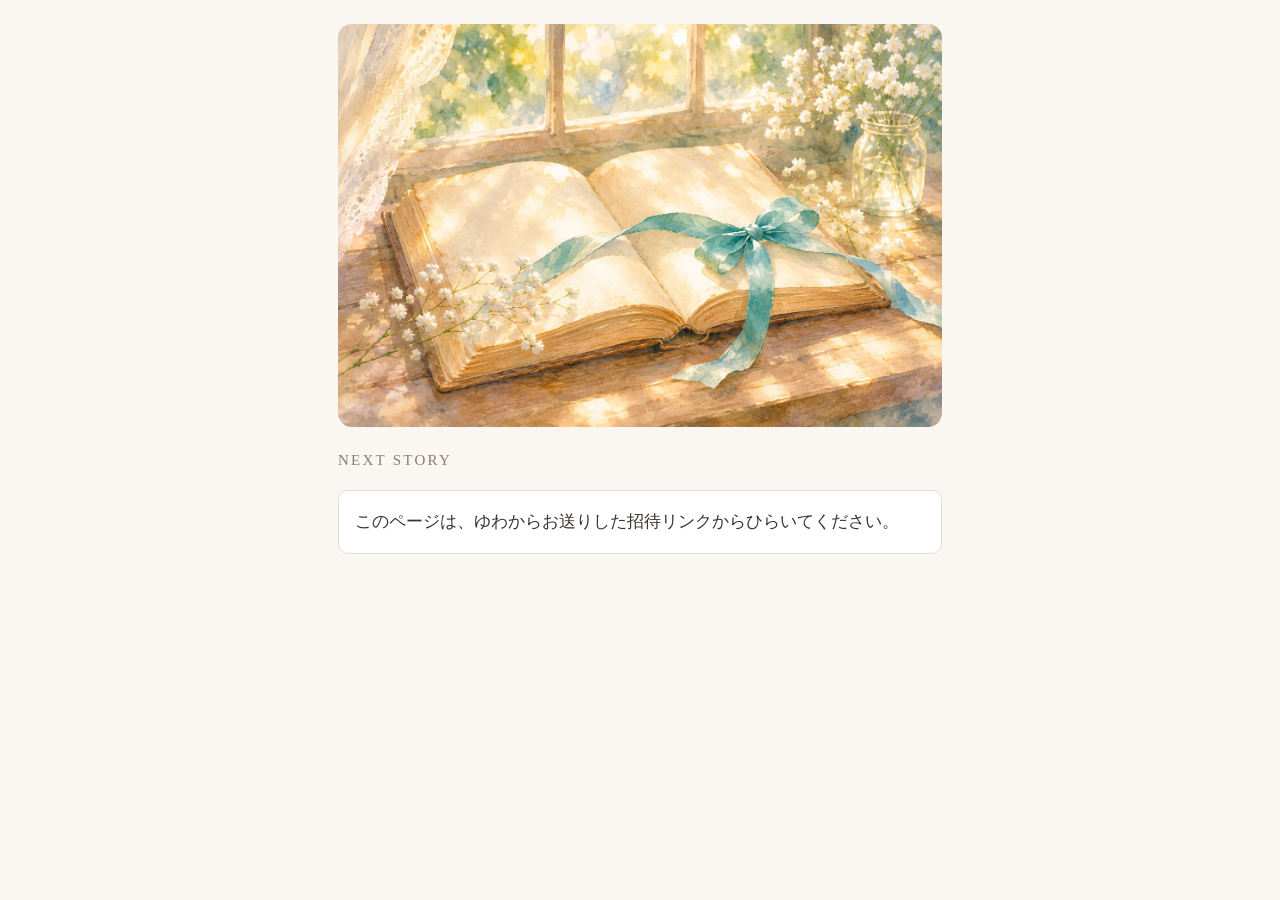
<file: letter/index.html>
<!DOCTYPE html>
<html lang="ja">
<head>
<meta charset="UTF-8">
<meta name="viewport" content="width=device-width, initial-scale=1">
<title>NEXT STORY</title>
<link rel="stylesheet" href="style.css">
<style>
  .letter { background: #fff; border: 1px solid #e6ddd2; border-radius: 12px; padding: 18px 18px 14px; margin: 22px 0 10px; }
  .letter .lt-head { font-size: 13px; color: #8a7d74; letter-spacing: .08em; margin-bottom: 8px; }
  .letter .lt-body { white-space: pre-wrap; }
  .mine { background: #f1ebe3; border-radius: 12px; padding: 12px 16px; margin: 8px 0 8px 22px; white-space: pre-wrap; }
  .mine .who { font-size: 12px; color: #8a7d74; display: block; }
  .newmark { color: #b0634a; font-size: 12px; margin-left: 6px; }
  .letter.story { border-color: #c9b29c; background: #fffdf9; }
  .check { margin: 4px 0 18px; }
  .check .choices { display: flex; flex-wrap: wrap; gap: 8px; margin: 8px 0; }
  .check .choices button { margin: 0; }
  .check .choices button.on { background: #6f5f55; color: #fff; border-color: #6f5f55; }
  .mine .choice { font-weight: bold; display: block; }
</style>
</head>
<body>
<div class="wrap">
  <img src="images/welcome.jpg" alt="陽だまりの窓辺に開いた本" style="display:block;width:100%;height:auto;border-radius:14px;margin:0 0 20px">
  <h1>NEXT STORY</h1>
  <div id="loading" class="note">ひらいています…</div>
  <div id="nokey" class="hidden box">このページは、ゆわからお送りした招待リンクからひらいてください。</div>

  <!-- あいことば（この端末で最初の1回だけ） -->
  <div id="login" class="hidden box">
    <p style="margin-top:0">ゆわからお伝えした「あいことば」を入れてください。<br><span class="note">この端末では、次から入れなくても開けます（30日間）。</span></p>
    <input type="text" id="pass" autocomplete="off" autocapitalize="off" spellcheck="false" placeholder="例：まど・ゆうやけ・ふね・ほし">
    <button class="main" id="loginBtn">ひらく</button>
    <div class="note" id="loginMsg"></div>
  </div>

  <div id="app" class="hidden">
    <h2 id="hello"></h2>

    <!-- ゆわからの新しいお便り（前回ひらいたあとに届いたものがあるときだけ） -->
    <div id="newMail" class="box hidden" style="background:#f1ebe3;border-color:#d9cbbb;cursor:pointer">
      <span class="dot">●</span> ゆわから新しいお手紙が届いています
      <div class="note" id="newMailWhat"></div>
    </div>

    <div class="box note">
      ・ゆわから、お手紙が一通ずつ届きます。あなたのお返事を読んでから、次のお手紙を書きます。<br>
      ・お返事は、書いても、話しても（キーボードのマイクで音声入力できます）大丈夫です。一言だけでも十分です。<br>
      ・答えにくいことは、書かなくて大丈夫です。期限もありません。<br>
      ・書きかけの言葉は自動で保存されます。途中でとじても、続きから書けます。
    </div>

    <h3 id="chTitle" style="font-size:20px;color:#3a3330;border:none"></h3>

    <!-- お手紙のやりとり -->
    <div id="letters"></div>

    <!-- お返事を書く -->
    <div id="replyWrap" class="hidden">
      <p class="note" id="replyLead"></p>
      <textarea id="replyText" placeholder="ここにお返事を（音声入力もできます）"></textarea>
      <button class="main" id="replyBtn">ゆわに送る</button>
      <div class="note" id="saveState"></div>
    </div>

    <!-- 章末の下書き -->
    <div id="drafts"></div>

    <p class="note" style="margin-top:48px">ほかの人と共有している端末のときは、読み終わったら <a href="#" id="logoutLink">この端末からログアウト</a> してください。</p>
  </div>
</div>
<div id="status" class="status hidden"></div>

<script src="config.js"></script>
<script src="questions.js"></script>
<script>
(function () {
  var key = new URLSearchParams(location.search).get('k');
  var TK = 'ns_letter_token_' + key;
  var LD = 'ns_letter_draft_' + key;   // 書きかけのお返事（この端末）
  var SEEN = 'ns_letter_seen_' + key;
  var DRAFT_ID = 'reply_draft';        // 書きかけのお返事（サーバー側）
  var state = null;
  var started = false;
  var timer = null;
  var pending = null;                  // まだサーバーに届いていない書きかけ
  var lastSeen = 0;
  try { lastSeen = Number(localStorage.getItem(SEEN) || 0); } catch (e) {}

  var $ = function (id) { return document.getElementById(id); };

  if (!key) { $('loading').classList.add('hidden'); $('nokey').classList.remove('hidden'); return; }

  function getToken() { try { return localStorage.getItem(TK) || ''; } catch (e) { return ''; } }
  function setToken(t) { try { if (t) localStorage.setItem(TK, t); else localStorage.removeItem(TK); } catch (e) {} }

  function showLogin(msg) {
    setToken('');
    $('loading').classList.add('hidden');
    $('app').classList.add('hidden');
    $('login').classList.remove('hidden');
    $('loginMsg').textContent = msg || '';
  }

  // やり直しても安全な操作だけ、通信が途切れたら自動でやり直す
  var SAFE = { login: 1, me: 1, saveAnswers: 1, logout: 1 };
  function post(payload, tries) {
    return fetch(window.API_URL, { method: 'POST', body: JSON.stringify(payload) })
      .then(function (r) { return r.json(); })
      .catch(function (e) {
        if (tries > 0 && SAFE[payload.action]) {
          return new Promise(function (ok) { setTimeout(ok, 1500); }).then(function () { return post(payload, tries - 1); });
        }
        throw e;
      });
  }

  function api(payload) {
    payload.key = key;
    payload.token = getToken();
    return post(payload, 2).then(function (res) {
      if (!res.ok && res.error === 'auth' && payload.action !== 'login') {
        showLogin('もう一度、あいことばを入れてください。');
      }
      return res;
    });
  }

  function status(t) { var s = $('status'); s.textContent = t; s.classList.remove('hidden'); }
  function fmt(ms) {
    var d = new Date(ms);
    return (d.getMonth() + 1) + '/' + d.getDate() + ' ' + d.getHours() + ':' + ('0' + d.getMinutes()).slice(-2);
  }
  function grow(ta) { ta.style.height = 'auto'; ta.style.height = Math.max(120, ta.scrollHeight + 2) + 'px'; }
  function el(tag, cls, text) { var e = document.createElement(tag); if (cls) e.className = cls; if (text != null) e.textContent = text; return e; }

  // ---------- 書きかけの保存 ----------
  function localDraft() { try { return JSON.parse(localStorage.getItem(LD) || 'null'); } catch (e) { return null; } }
  function setLocalDraft(v) { try { if (v) localStorage.setItem(LD, JSON.stringify(v)); else localStorage.removeItem(LD); } catch (e) {} }

  function queueSave() { clearTimeout(timer); timer = setTimeout(flush, 2500); }
  function flush() {
    clearTimeout(timer);
    if (!pending) return Promise.resolve();
    var send = pending;
    var ans = {}; ans[DRAFT_ID] = send;
    $('saveState').textContent = '保存しています…';
    return api({ action: 'saveAnswers', answers: ans }).then(function (res) {
      if (!res.ok) throw new Error();
      if (pending === send) pending = null;
      state = res.state;
      $('saveState').textContent = '書きかけを保存しました';
    }).catch(function () {
      $('saveState').textContent = 'この端末に保存しています（通信がもどったら届きます）';
    });
  }
  document.addEventListener('visibilitychange', function () { if (document.visibilityState === 'hidden') flush(); });
  window.addEventListener('online', flush);

  $('replyText').addEventListener('input', function () {
    var v = { t: this.value, at: Date.now() };
    pending = v;
    setLocalDraft(v);
    grow(this);
    queueSave();
  });
  $('replyText').addEventListener('blur', flush);

  // ---------- 表示 ----------
  function render() {
    var ch = window.CHAPTERS[0];
    $('chTitle').textContent = ch ? ch.name + '「' + ch.title + '」' : '';

    var L = $('letters');
    L.innerHTML = '';
    var n = 0;
    state.thread.forEach(function (m) {
      if (m.from === 'yuwa') {
        n++;
        var card = el('div', 'letter' + (m.kind === 'story' ? ' story' : ''));
        var head = el('div', 'lt-head', n + '通目のお手紙' + (m.kind === 'story' ? '　あなたの物語' : '') + '　' + fmt(m.at));
        if (lastSeen && m.at > lastSeen) head.appendChild(el('span', 'newmark', '● 新しいお手紙'));
        card.appendChild(head);
        card.appendChild(el('div', 'lt-body', m.text));
        card.id = 'letter_' + n;
        L.appendChild(card);
      } else {
        var mine = el('div', 'mine');
        mine.appendChild(el('span', 'who', 'あなたのお返事　' + fmt(m.at)));
        if (m.kind === 'check') mine.appendChild(el('span', 'choice', '「' + (CHECK_LABEL[m.choice] || '') + '」'));
        if (m.text) mine.appendChild(document.createTextNode(m.text));
        L.appendChild(mine);
      }
    });

    var last = state.thread[state.thread.length - 1];
    if (!n) {
      L.appendChild(el('p', 'box note', 'ゆわからの1通目のお手紙を、もうすぐお届けします。届いたら、ここに表示されます。'));
      $('replyWrap').classList.add('hidden');
    } else if (last.from === 'yuwa' && last.kind === 'story') {
      L.appendChild(checkBox());
      $('replyWrap').classList.add('hidden');
    } else {
      $('replyWrap').classList.remove('hidden');
      $('replyLead').textContent = last.from === 'yuwa'
        ? n + '通目のお手紙へのお返事'
        : 'お返事はゆわに届いています。次のお手紙は、夜か次の日の朝にお届けします。書き足したいことがあれば、ここからどうぞ。';
    }

    // 章末の下書き
    var D = $('drafts');
    D.innerHTML = '';
    window.CHAPTERS.forEach(function (c) {
      var dft = state.drafts[c.id];
      if (!dft || !dft.text) return;
      var wrap = el('div');
      wrap.id = 'draftWrap_' + c.id;
      wrap.appendChild(el('h3', null, 'あなたの' + c.name + '（下書き）'));
      wrap.appendChild(el('p', 'note', 'あなたの言葉から、ゆわが編んだ下書きです。完成品ではありません。「ここは違う」「本当はこうだった」があれば、あなたの言葉で教えてください。'));
      wrap.appendChild(el('div', 'box pre', dft.text));
      (state.revisions[c.id] || []).forEach(function (r) {
        var m = el('div', 'mine');
        m.appendChild(el('span', 'who', 'あなたが送った言葉　' + fmt(r.at)));
        m.appendChild(document.createTextNode(r.text));
        wrap.appendChild(m);
      });
      var ta = el('textarea');
      ta.placeholder = '直したいところ、書き足したいこと';
      var btn = el('button', null, 'ゆわに送る');
      btn.onclick = function () {
        var t = ta.value.trim();
        if (!t) return;
        btn.disabled = true;
        api({ action: 'revise', ch: c.id, text: t }).then(function (res) {
          btn.disabled = false;
          if (!res.ok) throw new Error();
          state = res.state; render(); status('ゆわに届きました');
        }).catch(function () { btn.disabled = false; status('うまく届きませんでした。もう一度どうぞ。'); });
      };
      wrap.appendChild(ta);
      wrap.appendChild(btn);
      D.appendChild(wrap);
    });
  }

  // ---------- 物語の確認（私だ！／少しちがう／なんかちがう） ----------
  var CHECK_LABEL = { me: '私だ！', little: '少しちがう', different: 'なんかちがう' };
  var CHECK_HINT = {
    me: 'ひとこと添えたいことがあれば（なくても大丈夫です）',
    little: 'どこが少しちがうか、一言でも（書かなくても送れます）',
    different: 'うまく言えなくても大丈夫です。気になったところがあれば（書かなくても送れます）'
  };
  function checkBox() {
    var box = el('div', 'check box');
    box.appendChild(el('p', null, 'この物語を読んで、どう感じましたか？'));
    var row = el('div', 'choices');
    var ta = el('textarea');
    ta.className = 'hidden';
    var send = el('button', 'main hidden', 'ゆわに送る');
    var picked = '';
    ['me', 'little', 'different'].forEach(function (c) {
      var b = el('button', null, CHECK_LABEL[c]);
      b.onclick = function () {
        picked = c;
        [].forEach.call(row.children, function (x) { x.classList.remove('on'); });
        b.classList.add('on');
        ta.placeholder = CHECK_HINT[c];
        ta.classList.remove('hidden');
        send.classList.remove('hidden');
      };
      row.appendChild(b);
    });
    send.onclick = function () {
      if (!picked) return;
      send.disabled = true;
      api({ action: 'storyCheck', choice: picked, text: ta.value.trim() }).then(function (res) {
        send.disabled = false;
        if (!res.ok) throw new Error();
        state = res.state; render(); status('ゆわに届きました。ありがとうございます。');
      }).catch(function () {
        send.disabled = false;
        status('届いたかどうか確かめられませんでした。ページを開き直して確かめてください。');
      });
    };
    box.appendChild(row);
    box.appendChild(el('p', 'note', '「ちがう」と感じたら、それがいちばん大切な手がかりです。物語は、あなたの感じ方に合わせて直していきます。'));
    box.appendChild(ta);
    box.appendChild(send);
    return box;
  }

  function showNewMail() {
    var newL = state.thread.filter(function (m) { return m.from === 'yuwa' && m.at > lastSeen; }).length;
    var newD = window.CHAPTERS.filter(function (c) { var d = state.drafts[c.id]; return d && d.text && d.at > lastSeen; });
    if (lastSeen && (newL || newD.length)) {
      var what = [];
      if (newL) what.push('新しいお手紙');
      newD.forEach(function (c) { what.push('あなたの' + c.name + '（下書き）'); });
      $('newMailWhat').textContent = what.join('・') + ' をタップで見られます';
      $('newMail').classList.remove('hidden');
      $('newMail').onclick = function () {
        var count = state.thread.filter(function (m) { return m.from === 'yuwa'; }).length;
        var t = newL ? $('letter_' + count) : $('draftWrap_' + newD[0].id);
        if (t) t.scrollIntoView({ behavior: 'smooth' });
      };
    }
    try { localStorage.setItem(SEEN, String(Date.now())); } catch (e) {}
  }

  $('replyBtn').onclick = function () {
    var t = $('replyText').value.trim();
    if (!t) return;
    var btn = this;
    btn.disabled = true;
    clearTimeout(timer);
    api({ action: 'reply', text: t }).then(function (res) {
      btn.disabled = false;
      if (!res.ok) throw new Error();
      state = res.state;
      $('replyText').value = '';
      pending = null;
      setLocalDraft(null);
      var ans = {}; ans[DRAFT_ID] = { t: '', at: Date.now() };
      api({ action: 'saveAnswers', answers: ans });
      render();
      status('ゆわに届きました。ありがとうございます。');
    }).catch(function () {
      btn.disabled = false;
      status('届いたかどうか確かめられませんでした。ページを開き直して、お返事が表示されているか確かめてください。');
    });
  };

  // ---------- 起動 ----------
  function start(res) {
    state = res.state;
    $('hello').textContent = res.name + 'さん、ようこそ';
    $('loading').classList.add('hidden');
    $('login').classList.add('hidden');
    $('app').classList.remove('hidden');
    render();
    if (!started) {
      started = true;
      // 書きかけを戻す（サーバーと端末の新しいほう）
      var sv = state.answers[DRAFT_ID], lv = localDraft();
      var use = lv && (!sv || (lv.at || 0) > (sv.at || 0)) ? lv : sv;
      if (use && use.t) {
        $('replyText').value = use.t;
        grow($('replyText'));
        if (use === lv && (!sv || sv.t !== lv.t)) { pending = lv; flush(); }
      }
      showNewMail();
    }
  }

  $('loginBtn').onclick = function () {
    var pass = $('pass').value.trim();
    if (!pass) return;
    var btn = this;
    btn.disabled = true;
    $('loginMsg').textContent = 'たしかめています…';
    api({ action: 'login', pass: pass }).then(function (res) {
      btn.disabled = false;
      if (res.ok) { setToken(res.token); $('pass').value = ''; start(res); return; }
      $('loginMsg').textContent = res.error === 'locked'
        ? 'しばらく開けない状態になっています。時間をおいてから、もう一度どうぞ。'
        : 'リンクか、あいことばがちがうようです。もう一度たしかめてください。';
    }).catch(function () {
      btn.disabled = false;
      $('loginMsg').textContent = 'つながりませんでした。通信のよいところで、もう一度どうぞ。';
    });
  };

  $('logoutLink').onclick = function (e) {
    e.preventDefault();
    flush().then(function () { return api({ action: 'logout' }); }).then(function () {
      setToken('');
      setLocalDraft(null);
      location.reload();
    });
  };

  if (!getToken()) {
    showLogin('');
  } else {
    api({ action: 'me' }).then(function (res) {
      if (res.ok) start(res);
      else if (res.error !== 'auth') throw new Error(res.error);
    }).catch(function () {
      $('loading').textContent = 'ひらけませんでした。通信のよいところで、もう一度ひらいてください。';
    });
  }
})();
</script>
</body>
</html>
</file>
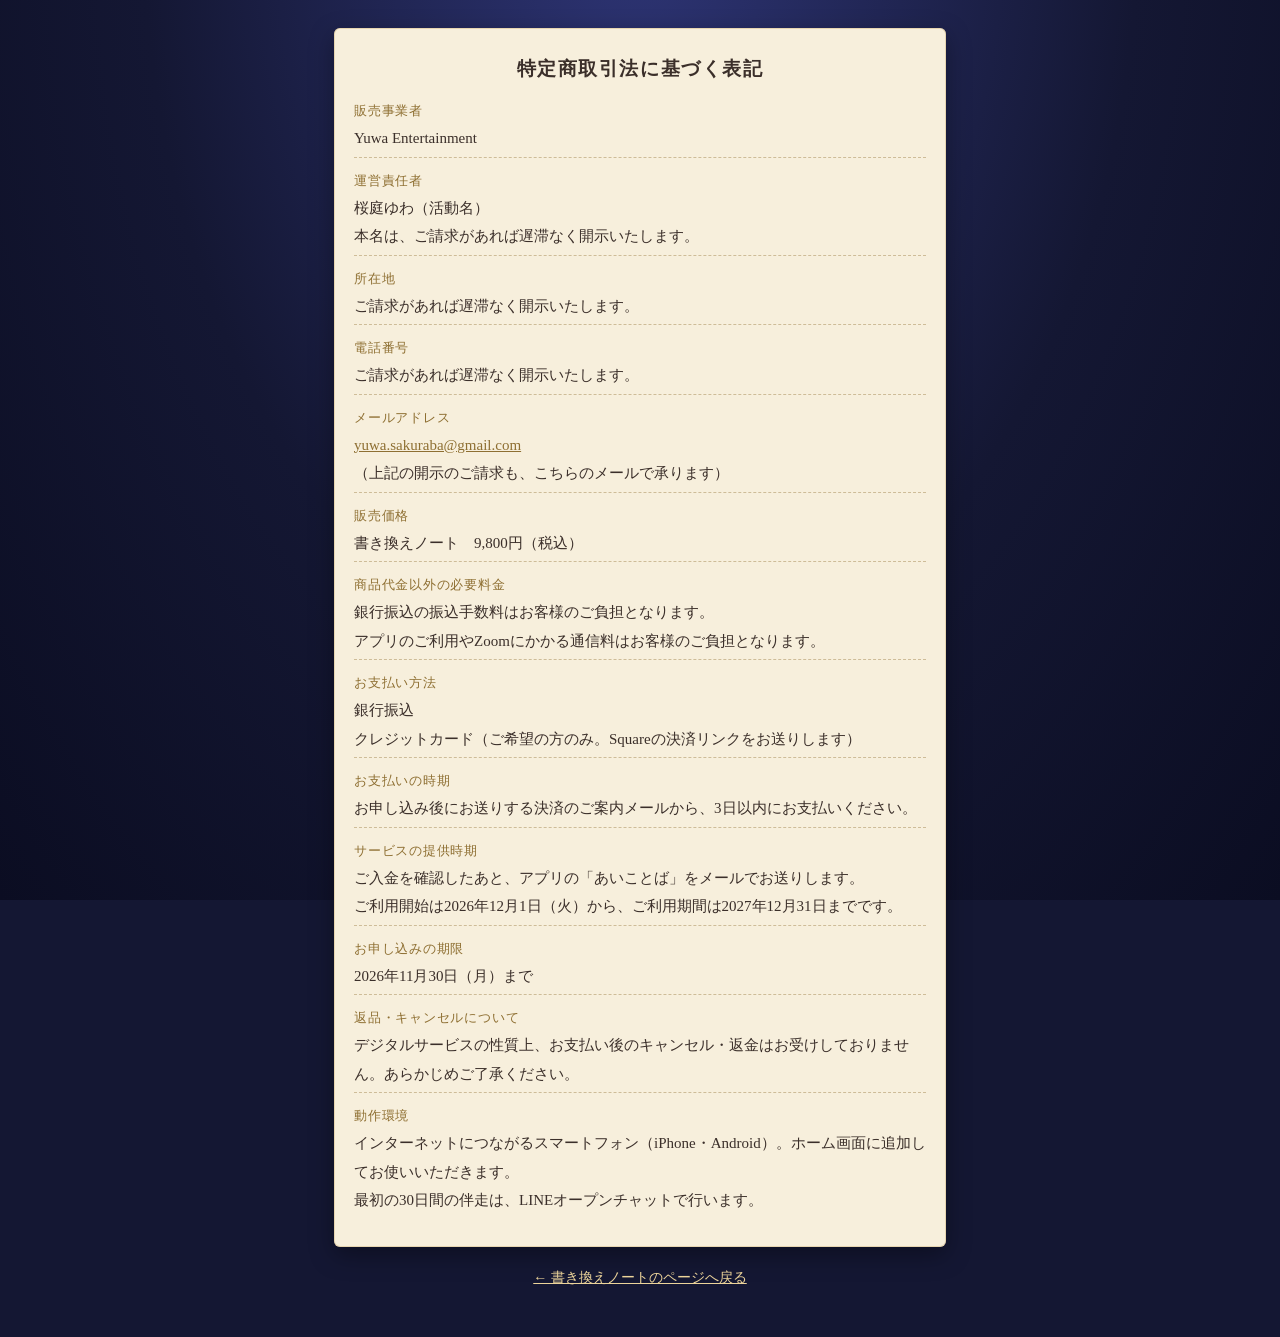
<file: kakikae-lp/tokushoho.html>
<!DOCTYPE html>
<html lang="ja">
<head>
<meta charset="utf-8">
<meta name="viewport" content="width=device-width, initial-scale=1">
<title>特定商取引法に基づく表記｜書き換えノート</title>
<meta name="robots" content="noindex">
<style>
  :root{--night:#141733;--gold:#c9a45c;--gold-d:#8e6f32;--paper:#f7efdc;--ink:#3b2f2a;--ink-s:#7d6a5c;
    --serif:"Hiragino Mincho ProN","Yu Mincho","YuMincho","Noto Serif JP","Noto Serif CJK JP",serif}
  *{box-sizing:border-box}
  body{margin:0;font-family:var(--serif);color:var(--ink);background:radial-gradient(ellipse at 50% -10%,#2e3576 0%,var(--night) 55%,#0b0d22 100%) fixed;background-color:var(--night)}
  .wrap{max-width:640px;margin:0 auto;padding:28px 14px 50px}
  .page{padding:28px 20px;border-radius:6px;background:var(--paper);box-shadow:0 8px 24px rgba(0,0,0,.35),inset 0 0 0 1px rgba(201,164,92,.35)}
  h1{margin:0 0 20px;text-align:center;font-size:19px;letter-spacing:.08em;font-weight:600}
  dl{margin:0}
  dt{margin:0;padding:14px 0 4px;font-size:13px;letter-spacing:.06em;color:var(--gold-d);border-top:1px dashed rgba(142,111,50,.4)}
  dt:first-child{border-top:none;padding-top:0}
  dd{margin:0 0 4px;font-size:15px;line-height:1.9}
  a{color:var(--gold-d)}
  .back{display:block;margin:22px auto 0;text-align:center;color:#ecd49a;font-size:14px}
</style>
</head>
<body>
<div class="wrap">
  <div class="page">
    <h1>特定商取引法に基づく表記</h1>
    <dl>
      <dt>販売事業者</dt>
      <dd>Yuwa Entertainment</dd>
      <dt>運営責任者</dt>
      <dd>桜庭ゆわ（活動名）<br>本名は、ご請求があれば遅滞なく開示いたします。</dd>
      <dt>所在地</dt>
      <dd>ご請求があれば遅滞なく開示いたします。</dd>
      <dt>電話番号</dt>
      <dd>ご請求があれば遅滞なく開示いたします。</dd>
      <dt>メールアドレス</dt>
      <dd><a href="mailto:yuwa.sakuraba@gmail.com">yuwa.sakuraba@gmail.com</a><br>
        （上記の開示のご請求も、こちらのメールで承ります）</dd>
      <dt>販売価格</dt>
      <dd>書き換えノート　9,800円（税込）</dd>
      <dt>商品代金以外の必要料金</dt>
      <dd>銀行振込の振込手数料はお客様のご負担となります。<br>アプリのご利用やZoomにかかる通信料はお客様のご負担となります。</dd>
      <dt>お支払い方法</dt>
      <dd>銀行振込<br>クレジットカード（ご希望の方のみ。Squareの決済リンクをお送りします）</dd>
      <dt>お支払いの時期</dt>
      <dd>お申し込み後にお送りする決済のご案内メールから、3日以内にお支払いください。</dd>
      <dt>サービスの提供時期</dt>
      <dd>ご入金を確認したあと、アプリの「あいことば」をメールでお送りします。<br>ご利用開始は2026年12月1日（火）から、ご利用期間は2027年12月31日までです。</dd>
      <dt>お申し込みの期限</dt>
      <dd>2026年11月30日（月）まで</dd>
      <dt>返品・キャンセルについて</dt>
      <dd>デジタルサービスの性質上、お支払い後のキャンセル・返金はお受けしておりません。あらかじめご了承ください。</dd>
      <dt>動作環境</dt>
      <dd>インターネットにつながるスマートフォン（iPhone・Android）。ホーム画面に追加してお使いいただきます。<br>最初の30日間の伴走は、LINEオープンチャットで行います。</dd>
    </dl>
  </div>
  <a class="back" href="./">← 書き換えノートのページへ戻る</a>
</div>
</body>
</html>
</file>
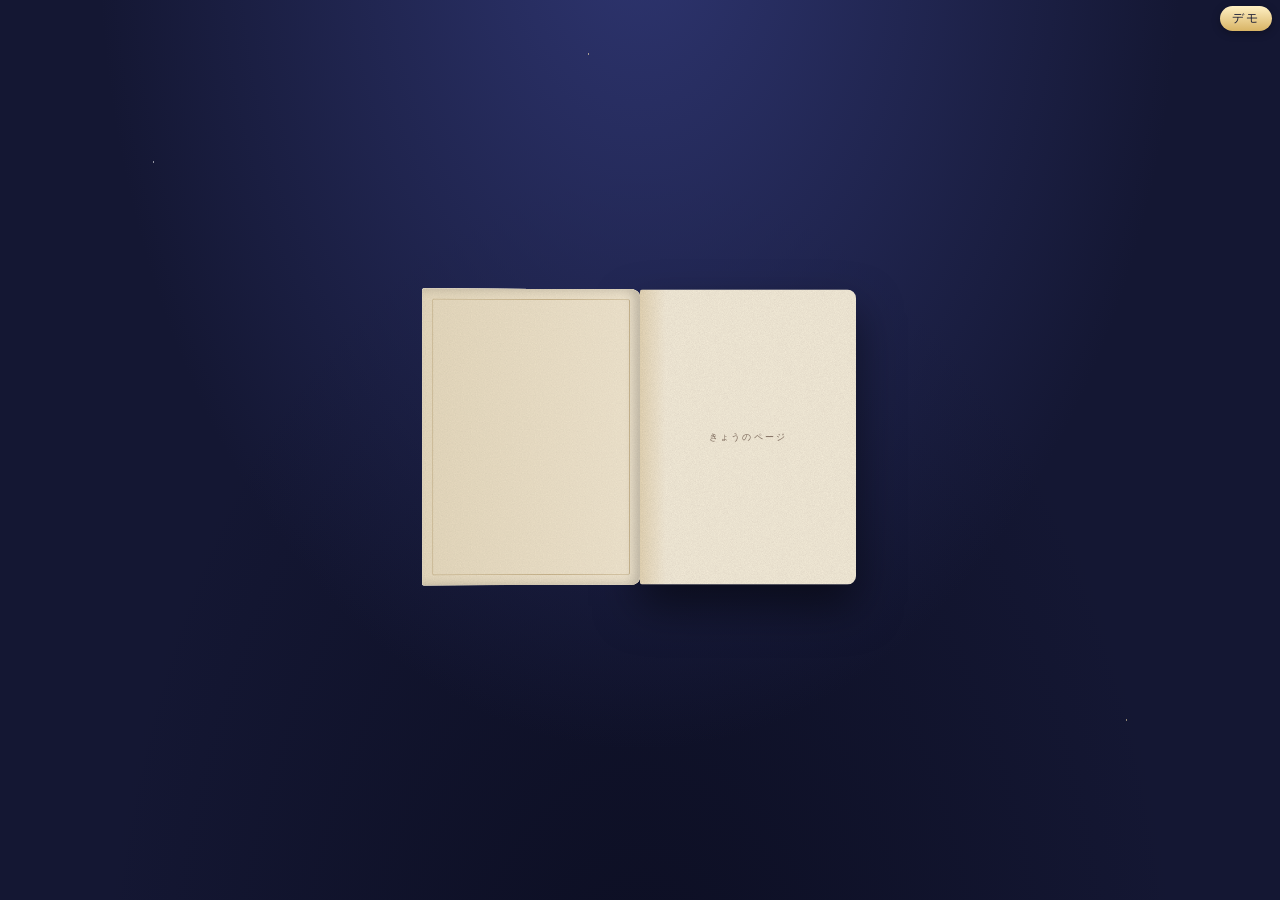
<file: kakikae-note/demo.html>
<!DOCTYPE html>
<html lang="ja">
<head>
<meta charset="utf-8">
<meta name="viewport" content="width=device-width, initial-scale=1, viewport-fit=cover">
<title>書き換えノート（デモ）</title>
<meta name="robots" content="noindex">

<meta name="theme-color" content="#141733">
<meta name="apple-mobile-web-app-capable" content="yes">
<meta name="mobile-web-app-capable" content="yes">
<meta name="apple-mobile-web-app-status-bar-style" content="black-translucent">
<meta name="apple-mobile-web-app-title" content="書き換えノート">
<link rel="apple-touch-icon" href="icons/apple-touch-icon.png">
<link rel="icon" href="icons/icon-192.png">
<script>
/* ===== デモ用：記録はどこにも保存されません（再読みこみで最初から） ===== */
(function(){
  const mem = {};
  const fake = { getItem:k => (k in mem ? mem[k] : null), setItem:(k,v) => { mem[k] = String(v); }, removeItem:k => { delete mem[k]; },
    clear:() => { for (const k in mem) delete mem[k]; }, key:i => Object.keys(mem)[i] || null, get length(){ return Object.keys(mem).length; } };
  try { Object.defineProperty(window, 'localStorage', { value: fake, configurable: true }); } catch (e) {}
  fake.setItem('kn_key', 'DEMO');
  window.KAKIKAE_CONFIG = { GAS_URL: 'demo://', ONESIGNAL_APP_ID: '' };

  const pad = n => String(n).padStart(2, '0');
  const dayKey = (off) => { const d = new Date(Date.now() + (9 - 4) * 3600e3 + (off || 0) * 864e5); return d.getUTCFullYear() + '-' + pad(d.getUTCMonth() + 1) + '-' + pad(d.getUTCDate()); };
  const TODAY = dayKey(0);
  // 3枚完成・4枚目はあと1ピース・書いた日は99日（次で100日の扉）
  const opened4 = []; for (let i = 0; i < 25; i++) if (i !== 12) opened4.push(i);
  const ST = { userId: 'demo', name: 'あなた', pic: 4, opened: opened4, bank: 0, done: [1, 2, 3], picCount: 16, pieces: 25, lastPic: 16,
    notifyOn: true, notifyHour: 21, expires: '2027-12-31', expired: false, daysLeft: 398 };
  const notes = {
    [dayKey(-1)]: { a: '朝から雨で、洗濯物が乾かなかった。', b: '部屋の中でゆっくりできる日だったのかも。', c: '明日は好きな紅茶を飲む。', h: '温かいものでも飲んで、ひと息つこうか。' },
    [dayKey(-2)]: { a: '仕事でミスして落ち込んだ。', b: 'あわてずに対応できた自分もいた。', c: '次は確認を1回ふやす。', h: '誰にだって、うまくいかない日はあるよ。次、どうしようか？' },
    [dayKey(-3)]: { a: '友達とランチ。すごくおいしかった！', b: '', c: 'また誘ってみよう。', h: 'おいしいものを食べる幸せ！たまらんよねー！' }
  };
  const WORDS = [
    [/疲|つかれ|しんど|眠/, '今日は自分に、ちょっと甘くしてあげようよ。'],
    [/嬉|うれし|楽し|よかった|できた/, 'わあ！それは嬉しいね！私まで嬉しくなっちゃう！'],
    [/不安|心配|こわ|怖/, '心配なこと、ここに書いていっていいからね。'],
    [/失敗|ミス|落ち込/, '失敗したっていいじゃない。そんな日だってあるよ！'],
    [/イライラ|腹|ムカ/, 'たまには『もう知らん！』って言いたくなる日もあるよね！'],
    [/おいし|美味|ご飯|ランチ/, 'おいしいものを食べる幸せ！たまらんよねー！']
  ];
  const UNI = ['今日も、あなたの1ページをありがとう！', 'こうして毎日、少しずつ自分の物語が増えていくんだね。', '今日のページも、ちゃんとここに残ったね。'];
  const obj = (d, n) => ({ day: d, a: n.a || '', b: n.b || '', c: n.c || '', delivered: !!n.h, hitokoto: n.h || '' });
  const st = () => JSON.parse(JSON.stringify(ST));
  function handle(req){
    const a = req.action;
    if (a === 'login' || a === 'notify' || a === 'townSave') return { ok: true, today: TODAY, state: st() };
    if (a === 'townGet') return { ok: true, today: TODAY, town: '', state: st() };
    if (a === 'today') return { ok: true, today: TODAY, entry: notes[TODAY] ? obj(TODAY, notes[TODAY]) : null, state: st() };
    if (a === 'history') return { ok: true, today: TODAY, list: Object.keys(notes).sort().reverse().map(d => obj(d, notes[d])), state: st() };
    if (a === 'save' || a === 'deliver') {
      const n = notes[TODAY] || (notes[TODAY] = {});
      n.a = req.a || ''; n.b = req.b || ''; n.c = req.c || '';
      const out = { ok: true, today: TODAY };
      if (a === 'deliver') {
        if (n.h) { out.already = true; out.hitokoto = n.h; }
        else {
          if (!(n.a || n.b || n.c)) return { ok: false, error: 'empty' };
          const t = n.a + n.b + n.c, hit = WORDS.find(w => w[0].test(t));
          n.h = hit ? hit[1] : UNI[Math.floor(Math.random() * UNI.length)];
          const rest = []; for (let i = 0; i < 25; i++) if (ST.opened.indexOf(i) < 0) rest.push(i);
          const p = rest[Math.floor(Math.random() * rest.length)];
          ST.opened.push(p); out.piece = p; out.completed = null; out.banked = false;
          if (ST.opened.length >= 25) { out.completed = ST.pic; ST.done.push(ST.pic); ST.pic++; ST.opened = []; }
          out.hitokoto = n.h;
        }
      }
      out.entry = obj(TODAY, n); out.state = st(); return out;
    }
    return { ok: false, error: 'unknown' };
  }
  const realFetch = window.fetch.bind(window);
  window.fetch = async (url, opt) => {
    if (String(url).indexOf('demo://') !== 0) return realFetch(url, opt);
    await new Promise(r => setTimeout(r, 350));
    const res = handle(JSON.parse((opt && opt.body) || '{}'));
    return { ok: true, json: async () => res };
  };
})();
</script>
<style>
  .demo-ribbon{position:fixed;z-index:9999;top:calc(6px + env(safe-area-inset-top));right:8px;padding:4px 12px;border-radius:999px;
    font-size:12px;letter-spacing:.15em;color:#141733;background:linear-gradient(180deg,#fff0c4,#d8b465);box-shadow:0 2px 8px rgba(0,0,0,.3);pointer-events:none}
</style>
<script src="care.js"></script>
<script src="letters.js"></script>
<script src="doors.js"></script>
<script src="cards.js"></script>
<script src="town.js"></script>

<style>
  :root{
    --night:#141733; --night2:#1f2450; --leather:#232a5a;
    --gold:#c9a45c; --gold-l:#ecd49a; --gold-d:#8e6f32;
    --paper:#f5ecd9; --paper2:#efe2c8; --ink:#3b2f2a; --ink-s:#7d6a5c;
    --rose:#a8505e; --sage:#6f7d5c; --amber:#b9853a; --rule:rgba(120,90,60,.22);
    --serif:"Hiragino Mincho ProN","Yu Mincho","YuMincho","Noto Serif JP","Noto Serif CJK JP",serif;
    --noise:url("data:image/svg+xml;utf8,<svg xmlns='http://www.w3.org/2000/svg' width='160' height='160'><filter id='n'><feTurbulence type='fractalNoise' baseFrequency='.9' numOctaves='2' stitchTiles='stitch'/><feColorMatrix values='0 0 0 0 0  0 0 0 0 0  0 0 0 0 0  0 0 0 .09 0'/></filter><rect width='100%' height='100%' filter='url(%23n)'/></svg>");
  }
  *{box-sizing:border-box;-webkit-tap-highlight-color:transparent}
  html,body{margin:0;min-height:100%;color:var(--ink);font-family:var(--serif);-webkit-text-size-adjust:100%}
  body{background:
      radial-gradient(ellipse at 50% -10%, #2e3570 0%, transparent 60%),
      radial-gradient(ellipse at 50% 120%, #0c0e22 0%, transparent 60%),
      var(--night);
    background-attachment:fixed;}
  [hidden]{display:none !important}
  button{font:inherit;cursor:pointer;border:none}
  .stars{position:fixed;inset:0;pointer-events:none;z-index:0;
    background-image:
      radial-gradient(1.5px 1.5px at 12% 18%, #fff8 50%, transparent 51%),
      radial-gradient(1px 1px at 78% 12%, #fff9 50%, transparent 51%),
      radial-gradient(1.2px 1.2px at 64% 34%, #fff6 50%, transparent 51%),
      radial-gradient(1px 1px at 30% 72%, #fff7 50%, transparent 51%),
      radial-gradient(1.6px 1.6px at 88% 80%, #ffe9b088 50%, transparent 51%),
      radial-gradient(1px 1px at 8% 92%, #fff6 50%, transparent 51%),
      radial-gradient(1.3px 1.3px at 46% 6%, #ffe9b099 50%, transparent 51%);
    animation:twinkle 6s ease-in-out infinite alternate}
  @keyframes twinkle{from{opacity:.5}to{opacity:1}}

  /* ===== 表紙 ===== */
  #coverScreen{position:fixed;inset:0;z-index:40;display:flex;flex-direction:column;align-items:center;justify-content:center;
    padding:24px;transition:opacity .7s ease}
  #coverScreen.fade{opacity:0;pointer-events:none}
  .book{position:relative;width:min(64vw,300px);aspect-ratio:3/4.1;perspective:1800px;transform-origin:left center;
    transition:transform 1s cubic-bezier(.55,.05,.25,1)}
  .book.open{transform:translateX(50%) scale(.72)}
  .leaf{position:absolute;inset:0;transform-origin:left center;transform-style:preserve-3d;
    transition:transform 1s cubic-bezier(.6,.04,.3,1)}
  .face{position:absolute;inset:0;backface-visibility:hidden;-webkit-backface-visibility:hidden;border-radius:3px 12px 12px 3px}
  .face.back{transform:rotateY(180deg)}
  .cover-leaf{z-index:30}
  .cover-front{background:var(--noise),
      radial-gradient(ellipse at 35% 25%, rgba(255,255,255,.10), transparent 55%),
      linear-gradient(150deg,#2b336b 0%,#1b2048 60%,#12153a 100%);
    box-shadow:0 30px 60px rgba(0,0,0,.55), inset 6px 0 10px rgba(0,0,0,.45), inset -2px 0 0 rgba(255,255,255,.05);
    display:flex;flex-direction:column;align-items:center;justify-content:center;text-align:center;color:var(--gold-l);padding:22px}
  .cover-front::before{content:"";position:absolute;inset:12px;border:1.5px solid rgba(201,164,92,.75);border-radius:2px 8px 8px 2px;
    box-shadow:inset 0 0 0 4px rgba(201,164,92,.0), inset 0 0 0 5px rgba(201,164,92,.35)}
  .cover-front::after{content:"";position:absolute;left:0;top:0;bottom:0;width:16px;border-radius:3px 0 0 3px;
    background:linear-gradient(90deg,rgba(0,0,0,.45),rgba(0,0,0,0))}
  .corner{position:absolute;color:var(--gold);font-size:14px;opacity:.9}
  .corner.tl{top:18px;left:22px}.corner.tr{top:18px;right:18px}.corner.bl{bottom:16px;left:22px}.corner.br{bottom:16px;right:18px}
  .emblem{font-size:34px;line-height:1;color:var(--gold-l);text-shadow:0 0 18px rgba(236,212,154,.55);margin-bottom:12px}
  .cover-title{font-size:clamp(19px,5.6vw,26px);letter-spacing:.12em;margin:0 0 0 .12em;white-space:nowrap;font-weight:600;
    background:linear-gradient(180deg,#f6e4b4,#c9a45c 55%,#9b7a3a);-webkit-background-clip:text;background-clip:text;color:transparent;
    filter:drop-shadow(0 1px 0 rgba(0,0,0,.5))}
  .cover-sub{font-size:11px;letter-spacing:.3em;color:rgba(236,212,154,.75);margin-top:10px}
  .cover-line{width:56%;height:1px;margin:14px auto;background:linear-gradient(90deg,transparent,var(--gold),transparent)}
  .cover-name{font-size:14px;letter-spacing:.12em;color:var(--gold-l);min-height:1.4em}
  .cover-back{background:var(--noise),linear-gradient(90deg,#e9dcc0,#f3e8d1);box-shadow:inset -8px 0 14px rgba(0,0,0,.18)}
  .cover-back::before{content:"";position:absolute;inset:14px;border:1px solid rgba(142,111,50,.4);border-radius:2px}
  .flip .face.front,.flip .face.back{background:var(--noise),linear-gradient(90deg,#efe2c8,#f6eedd 30%,#f5ecd9);
    box-shadow:inset 6px 0 10px rgba(0,0,0,.10)}
  .flip .face.back{background:var(--noise),linear-gradient(270deg,#efe2c8,#f6eedd 30%,#f5ecd9);box-shadow:inset -6px 0 10px rgba(0,0,0,.10)}
  .flip .face::after{content:"";position:absolute;left:18%;right:14%;top:22%;height:56%;
    background:repeating-linear-gradient(transparent 0 13px, rgba(120,90,60,.12) 13px 14px)}
  .base{position:absolute;inset:0;border-radius:3px 12px 12px 3px;background:var(--noise),linear-gradient(90deg,#e6d6b6,#f5ecd9 12%);
    box-shadow:0 30px 60px rgba(0,0,0,.5);display:flex;align-items:center;justify-content:center;
    color:var(--ink-s);font-size:13px;letter-spacing:.2em}
  .book.open .leaf.turned{transform:rotateY(-178deg)}
  .glow{position:absolute;left:50%;top:50%;width:10px;height:10px;border-radius:50%;pointer-events:none;
    transform:translate(-50%,-50%);box-shadow:0 0 0 0 rgba(236,212,154,0);opacity:0}
  .book.open .glow{animation:bloom 1.6s ease .5s forwards}
  @keyframes bloom{0%{opacity:0;box-shadow:0 0 0 0 rgba(236,212,154,.0)}40%{opacity:1;box-shadow:0 0 120px 60px rgba(236,212,154,.45)}100%{opacity:0;box-shadow:0 0 220px 120px rgba(236,212,154,0)}}

  .cover-panel{width:min(86vw,340px);margin-top:26px;text-align:center;color:var(--gold-l);transition:opacity .4s}
  .book.open ~ .cover-panel{opacity:0}
  .cover-panel input{width:100%;font:inherit;font-size:18px;text-align:center;letter-spacing:.25em;text-transform:uppercase;
    color:var(--gold-l);background:rgba(10,12,34,.55);border:1px solid rgba(201,164,92,.6);border-radius:12px;padding:13px;outline:none}
  .cover-panel input::placeholder{color:rgba(236,212,154,.45);letter-spacing:.2em}
  .gold-btn{display:block;width:100%;margin-top:12px;padding:14px;border-radius:12px;font-size:16px;letter-spacing:.2em;color:#2a1f08;
    background:linear-gradient(180deg,#f1dca3,#c9a45c 60%,#a9853f);box-shadow:0 6px 18px rgba(0,0,0,.35), inset 0 1px 0 rgba(255,255,255,.5)}
  .gold-btn:disabled{opacity:.6}
  .cover-msg{font-size:13px;min-height:1.5em;margin-top:12px;color:#f0c7c7;line-height:1.7}
  .cover-hint{font-size:12px;letter-spacing:.2em;color:rgba(236,212,154,.7);animation:breathe 2.4s ease-in-out infinite}
  @keyframes breathe{50%{opacity:.35}}
  .night-note{font-size:12px;line-height:1.8;color:rgba(236,212,154,.8);background:rgba(10,12,34,.45);border:1px solid rgba(201,164,92,.25);
    border-radius:12px;padding:10px 12px;margin-top:16px;text-align:left}

  /* ===== 本の中 ===== */
  /* 本の中は、この箱の中だけでスクロールする（下のメニューが動かないように） */
  #main{position:fixed;inset:0;z-index:1;overflow-y:auto;-webkit-overflow-scrolling:touch;overscroll-behavior:contain;
    padding:calc(14px + env(safe-area-inset-top)) 12px calc(96px + env(safe-area-inset-bottom));
    animation:appear .8s ease both}
  #main[hidden]{display:none}
  @keyframes appear{from{opacity:0}to{opacity:1}}
  .desk{max-width:540px;margin:0 auto;perspective:1600px}
  .page{position:relative;min-height:calc(100vh - 120px);border-radius:4px 14px 14px 4px;padding:26px 22px 30px 30px;
    background:var(--noise),
      radial-gradient(ellipse at 100% 0%, rgba(160,120,70,.16), transparent 45%),
      radial-gradient(ellipse at 100% 100%, rgba(160,120,70,.18), transparent 45%),
      linear-gradient(90deg, rgba(90,60,30,.18) 0, rgba(90,60,30,0) 26px),
      var(--paper);
    box-shadow:0 18px 40px rgba(0,0,0,.45), 0 0 0 1px rgba(120,90,60,.15);
    transform-origin:left center;}
  .page::before{content:"";position:absolute;left:-5px;top:8px;bottom:8px;width:5px;border-radius:3px 0 0 3px;
    background:linear-gradient(90deg,#141733,#2a3170)}
  .page.turn-out{animation:turnOut .26s ease-in forwards}
  .page.turn-in{animation:turnIn .34s ease-out}
  @keyframes turnOut{to{transform:rotateY(-80deg);opacity:.3}}
  @keyframes turnIn{from{transform:rotateY(70deg);opacity:.3}to{transform:none;opacity:1}}

  .head{text-align:center;margin-bottom:18px}
  .head .orn{color:var(--gold-d);font-size:13px;letter-spacing:.6em;margin-left:.6em}
  .head h1{font-size:22px;letter-spacing:.2em;margin:6px 0 4px .2em;font-weight:600}
  .head .date{font-size:13px;color:var(--ink-s);letter-spacing:.12em}
  .divider{display:flex;align-items:center;gap:10px;color:var(--gold-d);font-size:12px;margin:14px 0}
  .divider::before,.divider::after{content:"";flex:1;height:1px;background:linear-gradient(90deg,transparent,rgba(142,111,50,.6),transparent)}
  .note{font-size:13px;color:var(--ink-s);line-height:1.8;margin:6px 0}
  .center{text-align:center}

  .line{display:block;margin:18px 0 6px}
  .ln-title{font-size:16px;font-weight:600;letter-spacing:.12em}
  .ln-title i{font-style:normal;margin-right:6px}
  .l1 .ln-title i{color:var(--sage)} .l2 .ln-title i{color:var(--rose)} .l3 .ln-title i{color:var(--amber)}
  .ln-hint{font-size:12px;color:var(--ink-s);margin-left:8px;letter-spacing:.05em}
  textarea{display:block;width:100%;margin-top:4px;font:inherit;font-size:16px;color:var(--ink);resize:none;outline:none;border:none;
    background:repeating-linear-gradient(transparent 0 31px, var(--rule) 31px 32px);line-height:32px;min-height:64px;padding:0 2px;
    caret-color:var(--rose)}
  .saved{font-size:12px;color:var(--ink-s);text-align:right;min-height:1.5em;margin:4px 0 12px}
  .seal-btn{display:block;width:100%;padding:15px;border-radius:999px;font-size:16px;letter-spacing:.25em;color:var(--gold-l);
    background:radial-gradient(ellipse at 50% 0%, #3a4386, #1d2252 70%);box-shadow:0 8px 18px rgba(20,23,51,.35), inset 0 0 0 1px rgba(201,164,92,.55)}
  .seal-btn:disabled{opacity:.55}
  .soft-btn{display:block;width:100%;padding:12px;border-radius:999px;font-size:15px;letter-spacing:.12em;color:var(--ink);
    background:transparent;box-shadow:inset 0 0 0 1px rgba(142,111,50,.5)}

  .hitokoto{position:relative;margin:24px 4px 6px;padding:24px 20px 20px;text-align:center;border-radius:6px;
    background:var(--noise),linear-gradient(180deg,#fffaf0,#f7ecd6);
    box-shadow:0 10px 24px rgba(60,40,20,.18), inset 0 0 0 1px rgba(201,164,92,.6), inset 0 0 0 5px #fffaf0, inset 0 0 0 6px rgba(201,164,92,.35);
    animation:rise .8s ease both}
  @keyframes rise{from{opacity:0;transform:translateY(14px) rotate(-1deg)}to{opacity:1;transform:none}}
  .hitokoto .seal{position:absolute;top:-16px;left:50%;transform:translateX(-50%);width:32px;height:32px;border-radius:50%;
    background:radial-gradient(circle at 35% 30%, #c8616f, #8d2f3d);box-shadow:0 2px 6px rgba(0,0,0,.3);color:#f7d9dc;font-size:14px;
    display:flex;align-items:center;justify-content:center}
  .hitokoto .text{font-size:18px;line-height:2;margin:4px 0 8px}
  .hitokoto .text span{opacity:0;animation:ink .5s ease forwards}
  @keyframes ink{from{opacity:0;filter:blur(3px)}to{opacity:1;filter:none}}
  .hitokoto .from{font-size:13px;color:var(--ink-s);letter-spacing:.2em;text-align:right;margin:0}
  .piece-msg{margin-top:14px}
  .banner{font-size:13px;line-height:1.8;padding:12px 14px;border-radius:8px;margin:10px 0 4px;
    background:rgba(201,164,92,.13);box-shadow:inset 0 0 0 1px rgba(201,164,92,.35)}
  .banner b{display:block}

  .sparkle{position:fixed;pointer-events:none;z-index:50;color:var(--gold);font-size:16px;animation:spark 1.4s ease-out forwards}
  @keyframes spark{0%{opacity:0;transform:translate(0,0) scale(.4)}20%{opacity:1}100%{opacity:0;transform:translate(var(--dx),var(--dy)) scale(1.1) rotate(90deg)}}

  /* パズル */
  .frame{position:relative;padding:10px;border-radius:4px;background:linear-gradient(145deg,#d9b56e,#a9853f 50%,#e3c587);
    box-shadow:0 10px 26px rgba(60,40,20,.3), inset 0 0 0 1px rgba(255,255,255,.4)}
  .puzzle{position:relative;width:100%;aspect-ratio:1/1;overflow:hidden;background:var(--night2);box-shadow:inset 0 0 0 1px rgba(0,0,0,.3)}
  .puzzle img{position:absolute;inset:0;width:100%;height:100%;object-fit:cover}
  .grid{position:absolute;inset:0;display:grid;grid-template-columns:repeat(5,1fr);grid-template-rows:repeat(5,1fr)}
  .cell{opacity:0;transition:opacity 1.4s ease}
  .cell.cover{opacity:1;background:
      radial-gradient(circle at 30% 35%, rgba(255,240,200,.55) 0 1.2px, transparent 1.8px),
      radial-gradient(circle at 72% 68%, rgba(255,255,255,.35) 0 1px, transparent 1.5px),
      linear-gradient(135deg,#2a3170,#161a40);
    box-shadow:inset 0 0 0 .5px rgba(201,164,92,.35)}
  .cell.just{background:linear-gradient(135deg,#2a3170,#161a40);animation:openCell 2.2s ease .4s both}
  @keyframes openCell{0%{opacity:1;box-shadow:inset 0 0 0 3px var(--gold-l),0 0 18px var(--gold-l)}40%{opacity:1;box-shadow:inset 0 0 0 3px var(--gold-l),0 0 18px var(--gold-l)}100%{opacity:0;box-shadow:none}}
  @keyframes glowCell{0%{box-shadow:inset 0 0 0 3px var(--gold-l), 0 0 18px var(--gold-l)}100%{box-shadow:none}}
  .care{margin:6px 0 18px;padding:14px 16px;text-align:center;border-radius:10px;
    background:rgba(255,250,240,.55);box-shadow:inset 0 0 0 1px rgba(201,164,92,.45)}
  .care-title{margin:0 0 6px;font-size:12px;letter-spacing:.2em;color:var(--gold-d)}
  .care-text{margin:0;font-size:17px;line-height:1.7;color:var(--ink)}
  .care-sub{margin:8px 0 0;font-size:12px;line-height:1.7;color:var(--ink-s);letter-spacing:.05em}
  .count{text-align:center;font-size:15px;margin:16px 0 4px;letter-spacing:.1em}
  .count b{font-size:24px;color:var(--rose)}
  .waiting{position:absolute;inset:0;display:flex;align-items:center;justify-content:center;text-align:center;padding:24px;
    font-size:14px;line-height:2;color:var(--gold-l)}
  .collection{display:grid;grid-template-columns:repeat(3,1fr);gap:10px}
  .collection button{padding:4px;border-radius:3px;aspect-ratio:1/1;background:linear-gradient(145deg,#d9b56e,#a9853f);box-shadow:0 4px 10px rgba(60,40,20,.25)}
  .collection img{width:100%;height:100%;object-fit:cover;display:block}
  .empty{font-size:13px;color:var(--ink-s);text-align:center;padding:16px 0;line-height:1.9}

  /* きろく */
  .entry{min-height:46vh}
  .entry .d{text-align:center;font-size:15px;letter-spacing:.15em;margin:4px 0 14px}
  .entry .r{margin:0 0 16px}
  .entry .r .k{font-size:13px;letter-spacing:.12em;font-weight:600}
  .entry .r.l1 .k{color:var(--sage)} .entry .r.l2 .k{color:var(--rose)} .entry .r.l3 .k{color:var(--amber)}
  .entry .r .v{font-size:16px;line-height:32px;white-space:pre-wrap;background:repeating-linear-gradient(transparent 0 31px, var(--rule) 31px 32px);min-height:32px}
  .entry .h{margin-top:18px;padding:14px;text-align:center;line-height:1.9;font-size:15px;border-radius:6px;background:rgba(201,164,92,.12);box-shadow:inset 0 0 0 1px rgba(201,164,92,.35)}
  .pager{display:flex;align-items:center;justify-content:space-between;gap:10px;margin-top:18px}
  .pager button{flex:none;padding:10px 14px;border-radius:999px;font-size:14px;color:var(--ink);background:transparent;box-shadow:inset 0 0 0 1px rgba(142,111,50,.5)}
  .pager button:disabled{opacity:.3}
  .pager .pos{font-size:13px;color:var(--ink-s);letter-spacing:.1em}

  /* せってい */
  .box{border-radius:8px;padding:14px 16px;margin:12px 0;box-shadow:inset 0 0 0 1px rgba(142,111,50,.35);background:rgba(255,250,240,.45)}
  .box h2{font-size:15px;letter-spacing:.15em;margin:0 0 8px}
  .row{display:flex;align-items:center;justify-content:space-between;gap:12px;margin:12px 0;font-size:15px}
  select{font:inherit;font-size:16px;color:var(--ink);background:#fffaf0;border:1px solid rgba(142,111,50,.45);border-radius:10px;padding:8px 12px}
  .switch{appearance:none;-webkit-appearance:none;width:52px;height:30px;border-radius:999px;background:#d7c9ad;position:relative;transition:.2s;flex:none;margin:0}
  .switch::after{content:"";position:absolute;top:3px;left:3px;width:24px;height:24px;border-radius:50%;background:#fffaf0;transition:.2s;box-shadow:0 1px 3px rgba(0,0,0,.25)}
  .switch:checked{background:var(--rose)} .switch:checked::after{left:25px}
  ol.steps{padding-left:22px;margin:8px 0;font-size:14px;line-height:2}

  /* しおり（タブ） */
  .tabbar{position:fixed;left:0;right:0;bottom:0;z-index:20;display:flex;justify-content:center;gap:4px;
    padding:8px 10px calc(8px + env(safe-area-inset-bottom));
    background:var(--noise),linear-gradient(180deg,#1f2450,#141733);box-shadow:0 -6px 20px rgba(0,0,0,.35), inset 0 1px 0 rgba(201,164,92,.45)}
  .tabbar button{flex:1;max-width:120px;background:none;color:rgba(236,212,154,.55);font-size:11px;letter-spacing:.12em;
    display:flex;flex-direction:column;align-items:center;gap:3px;padding:6px 0;border-radius:10px}
  .tabbar .i{font-size:19px;line-height:1}
  .tabbar button.on{color:var(--gold-l);text-shadow:0 0 10px rgba(236,212,154,.6)}

  /* モーダル・トースト */
  .modal{position:fixed;inset:0;z-index:60;background:rgba(10,12,34,.7);display:flex;align-items:center;justify-content:center;padding:24px}
  .modal .mbox{width:100%;max-width:440px;text-align:center;border-radius:6px;padding:18px;
    background:var(--noise),var(--paper);box-shadow:0 20px 50px rgba(0,0,0,.5);animation:rise .5s ease both}
  .modal img{width:100%;display:block;border:8px solid #c9a45c;border-image:linear-gradient(145deg,#e3c587,#a9853f) 1}
  .modal .mbox{max-height:calc(100vh - 48px);overflow-y:auto;-webkit-overflow-scrolling:touch}
  .modal .letter{margin:6px 0 14px;padding:16px 14px;text-align:left;border-radius:4px;background:#fbf5e8;
    box-shadow:inset 0 0 0 1px rgba(201,164,92,.5)}
  .modal .lt-body{margin:0;color:var(--ink);font-size:15px;line-height:2;white-space:pre-wrap}
  .modal .lt-from{margin:10px 0 0;text-align:right;color:var(--ink-s);font-size:13px}
  .modal .mnote{font-size:12px;margin:-6px 0 12px;white-space:pre-line}
  .sky{position:relative;border-radius:10px;overflow:hidden;aspect-ratio:16/10;
    background:radial-gradient(ellipse at 50% 120%,#2e3576 0%,#141733 60%,#0b0d22 100%);box-shadow:inset 0 0 0 1px rgba(201,164,92,.4)}
  .sky canvas{position:absolute;inset:0;width:100%;height:100%}
  .doors{display:grid;grid-template-columns:repeat(4,1fr);gap:10px}
  .door{aspect-ratio:3/4;border-radius:40px 40px 4px 4px;font-size:12px;line-height:1.5;padding:8px 4px;color:var(--gold-l);
    background:linear-gradient(160deg,#2b336b,#141733);box-shadow:inset 0 0 0 1px rgba(201,164,92,.55);display:flex;flex-direction:column;align-items:center;justify-content:center}
  .door .k{font-size:20px;margin-bottom:4px}
  .door.locked{opacity:.55}
  .door.open{background:linear-gradient(160deg,#f3e3bc,#d7b46c);color:var(--ink)}
  .letters{display:flex;flex-direction:column;gap:8px}
  .letters button{text-align:left;padding:12px 14px;border-radius:8px;background:rgba(255,250,240,.6);font-size:14px;color:var(--ink);
    box-shadow:inset 0 0 0 1px rgba(201,164,92,.45)}
  .letters .empty{text-align:center}
  .modal img.treasure{width:62%;margin:6px auto 0;border:none;border-image:none;filter:drop-shadow(0 6px 14px rgba(120,80,20,.35))}
  .treasures{display:grid;grid-template-columns:repeat(4,1fr);gap:10px}
  .treasures button{width:100%;min-width:0;aspect-ratio:1/1;border-radius:50%;padding:8px;background:radial-gradient(circle at 50% 40%,#fffaf0,#efe0c0);
    box-shadow:inset 0 0 0 1px rgba(201,164,92,.55),0 3px 8px rgba(60,40,20,.15);font-size:22px;color:rgba(160,130,80,.5)}
  .treasures button img{width:100%;height:100%;object-fit:contain}
  .town{position:relative;width:100%;aspect-ratio:3/4;touch-action:pan-y;border-radius:10px;overflow:hidden;background:#141733;
    box-shadow:inset 0 0 0 1px rgba(201,164,92,.45),0 6px 18px rgba(20,23,51,.25);-webkit-user-select:none;user-select:none}
  .town-bg{position:absolute;inset:0;width:100%;height:100%;object-fit:cover;pointer-events:none}
  .town-items{position:absolute;inset:0}
  .town-item{position:absolute;transform:translate(-50%,-100%);touch-action:none;cursor:grab;-webkit-touch-callout:none}
  .town-item img{display:block;width:100%;height:auto;pointer-events:none;-webkit-user-drag:none;filter:drop-shadow(0 4px 4px rgba(0,0,0,.28))}
  .town-item.sel img{filter:drop-shadow(0 0 6px rgba(255,236,170,.95)) drop-shadow(0 0 2px rgba(255,236,170,1))}
  .town-item.drag{cursor:grabbing}
  .town-empty{position:absolute;left:8%;right:8%;top:58%;text-align:center;color:#fff8e6;font-size:14px;line-height:1.9;
    background:rgba(20,23,51,.55);border-radius:10px;padding:14px 8px}
  .town-tools{position:absolute;left:8px;right:8px;bottom:8px;z-index:2000;margin:0;padding:8px 8px 10px;border-radius:10px;background:rgba(255,250,240,.92);box-shadow:inset 0 0 0 1px rgba(201,164,92,.5);text-align:center}
  .tt-name{margin:0 0 8px;font-size:14px;color:var(--ink)}
  .tt-btns{display:grid;grid-template-columns:repeat(5,1fr);gap:6px}
  .tt-btns button{padding:9px 0;border-radius:8px;font-size:11px;white-space:nowrap;letter-spacing:0;background:#fffaf0;color:var(--ink);box-shadow:inset 0 0 0 1px rgba(201,164,92,.55)}
  .tray{display:grid;grid-template-columns:repeat(4,1fr);gap:10px}
  .tray button{width:100%;min-width:0;aspect-ratio:1/1;border-radius:10px;padding:6px;background:radial-gradient(circle at 50% 40%,#fffaf0,#efe0c0);
    box-shadow:inset 0 0 0 1px rgba(201,164,92,.55)}
  .tray button img{width:100%;height:100%;object-fit:contain}
  .modal h3{white-space:pre-line;margin:14px 0 6px;font-size:18px;letter-spacing:.12em}
  .modal p{white-space:pre-line;margin:0 0 14px;color:var(--ink-s);font-size:14px;line-height:1.8}
  .toast{position:fixed;left:50%;bottom:calc(96px + env(safe-area-inset-bottom));transform:translateX(-50%);z-index:70;
    background:rgba(20,23,51,.95);color:var(--gold-l);padding:10px 18px;border-radius:999px;font-size:14px;letter-spacing:.05em;
    box-shadow:inset 0 0 0 1px rgba(201,164,92,.5);opacity:0;transition:.3s;pointer-events:none;max-width:90%;text-align:center}
  .toast.show{opacity:1}

  @media (prefers-reduced-motion: reduce){
    *{animation-duration:.01ms !important;transition-duration:.01ms !important}
  }
</style>
</head>
<body>
<div class="demo-ribbon">デモ</div>
<div class="stars"></div>

<!-- ===== 表紙 ===== -->
<section id="coverScreen">
  <div class="book" id="book">
    <div class="base">きょうのページ</div>
    <div class="leaf flip" style="z-index:21"><div class="face front"></div><div class="face back"></div></div>
    <div class="leaf flip" style="z-index:22"><div class="face front"></div><div class="face back"></div></div>
    <div class="leaf flip" style="z-index:23"><div class="face front"></div><div class="face back"></div></div>
    <div class="leaf flip" style="z-index:24"><div class="face front"></div><div class="face back"></div></div>
    <div class="leaf flip" style="z-index:25"><div class="face front"></div><div class="face back"></div></div>
    <div class="leaf flip" style="z-index:26"><div class="face front"></div><div class="face back"></div></div>
    <div class="leaf flip" style="z-index:27"><div class="face front"></div><div class="face back"></div></div>
    <div class="leaf cover-leaf">
      <div class="face front cover-front">
        <span class="corner tl">✦</span><span class="corner tr">✦</span><span class="corner bl">✦</span><span class="corner br">✦</span>
        <div class="emblem">☾</div>
        <h1 class="cover-title">書き換えノート</h1>
        <div class="cover-sub">REWRITE&nbsp;NOTE</div>
        <div class="cover-line"></div>
        <div class="cover-name" id="coverName"></div>
      </div>
      <div class="face back cover-back"></div>
    </div>
    <div class="glow"></div>
  </div>

  <div class="cover-panel" id="coverPanel">
    <div id="loginArea" hidden>
      <input id="keyInput" type="text" placeholder="あいことば" autocomplete="off" autocapitalize="characters" spellcheck="false">
      <button id="loginBtn" class="gold-btn">本をひらく</button>
      <div class="cover-msg" id="loginErr"></div>
      <div class="night-note" id="loginInstall" hidden>
        📱 先に<b>ホーム画面に追加</b>してから使ってね。<br>
        Safariの「共有」ボタン（□に↑）→「ホーム画面に追加」→ アイコンから開いて、あいことばを入れます。
      </div>
    </div>
    <div class="cover-hint" id="openingHint" hidden>ページをひらいています…</div>
  </div>
</section>

<!-- ===== 本の中 ===== -->
<main id="main" hidden>
  <div class="desk">
    <div class="page" id="page">

      <!-- きょう -->
      <section id="tab-today" class="tab">
        <div class="head">
          <div class="orn">✦ ✦ ✦</div>
          <h1>今日の3行</h1>
          <div class="date" id="todayLabel"></div>
        </div>
        <p class="note center">1行だけでも、空けたままでも大丈夫。</p>

        <div class="care" id="careCard" hidden>
          <p class="care-title"><span id="careDate"></span>　今日の小さなケア</p>
          <p class="care-text" id="careText"></p>
          <p class="care-sub">できそうだったら、やってみてね。<br>やらない日があっても、いいんだよ。</p>
        </div>

        <div class="banner" id="expiredBanner" hidden></div>
        <div class="banner" id="renewBanner" hidden></div>
        <div class="banner" id="installBanner" hidden>
          <b>📱 ホーム画面に追加すると、通知が届くよ</b>
          Safariの「共有」ボタン（□に↑）→「ホーム画面に追加」。くわしくは「せってい」へ。
        </div>

        <label class="line l1"><span class="ln-title"><i>❦</i>そのまま</span><span class="ln-hint">今日あったこと、感じたこと</span>
          <textarea id="f-a" rows="2"></textarea></label>
        <label class="line l2"><span class="ln-title"><i>❦</i>ちがう見方</span><span class="ln-hint">別の角度から見ると？</span>
          <textarea id="f-b" rows="2"></textarea></label>
        <label class="line l3"><span class="ln-title"><i>❦</i>これから</span><span class="ln-hint">次はどうしたい？</span>
          <textarea id="f-c" rows="2"></textarea></label>
        <p class="saved" id="savedState"></p>

        <button id="deliverBtn" class="seal-btn">✦ とどける ✦</button>
        <p class="note center">🎤 マイクで話して書くこともできます</p>

        <div class="hitokoto" id="hitokotoCard" hidden>
          <div class="seal">✿</div>
          <p class="text" id="hitokotoText"></p>
          <p class="from">— ゆわより</p>
          <div class="piece-msg" id="pieceMsg" hidden>
            <p class="note center" id="pieceMsgText"></p>
            <button class="soft-btn" data-go="puzzle">パズルを見る ✧</button>
          </div>
        </div>
      </section>

      <!-- パズル -->
      <section id="tab-puzzle" class="tab" hidden>
        <div class="head">
          <div class="orn">✦ ✦ ✦</div>
          <h1>魔法のパズル</h1>
          <div class="date" id="picLabel"></div>
        </div>
        <p class="note center">書いた日に、ピースがひとつ開きます。<br>書けない日は、そのままで大丈夫。</p>
        <div class="frame">
          <div class="puzzle">
            <img id="puzzleImg" alt="">
            <div class="grid" id="grid"></div>
            <div class="waiting" id="waiting" hidden></div>
          </div>
        </div>
        <p class="count" id="pieceCount"></p>
        <div class="divider">コレクション</div>
        <div class="collection" id="collection"></div>

        <div class="divider">あなたの星空</div>
        <div class="sky" id="sky"><canvas id="skyCanvas"></canvas></div>
        <p class="note center" id="skyText"></p>

        <div class="divider">秘密の扉</div>
        <div class="doors" id="doors"></div>

        <div class="divider">宝物箱</div>
        <div class="treasures" id="treasureBox"></div>

        <div class="divider">てがみ箱</div>
        <div class="letters" id="letterBox"></div>
      </section>

      <!-- まち -->
      <section id="tab-town" class="tab" hidden>
        <div class="head">
          <div class="orn">✦ ✦ ✦</div>
          <h1>あなただけの小さな街</h1>
        </div>
        <p class="note center" id="townHint">指でさわって、好きな場所へ動かせます。<br>指2本で広げると大きく、つまむと小さくなります。<br>トンとタップすると、前・うしろ・しまうのボタンが出ます。</p>
        <div class="town" id="town">
          <img class="town-bg" id="townBg" alt="">
          <div class="town-items" id="townItems"></div>
          <div class="town-tools" id="townTools" hidden>
          <p class="tt-name" id="ttName"></p>
          <div class="tt-btns">
            <button data-act="front">前へ</button>
            <button data-act="back">うしろへ</button>
            <button data-act="off">しまう</button>
          </div>
        </div>
          <div class="town-empty" id="townEmpty" hidden>パズルが1枚完成すると、<br>最初の建物が届きます 🏡</div>
        </div>
        <div class="divider" id="trayHead" hidden>しまってあるもの</div>
        <p class="note center" id="trayNote" hidden>タップすると、街に置けます。</p>
        <div class="tray" id="tray"></div>
        <p class="center" style="margin-top:22px"><button class="soft-btn" id="townReset">はじめの並びに戻す</button></p>
      </section>

      <!-- きろく -->
      <section id="tab-log" class="tab" hidden>
        <div class="head">
          <div class="orn">✦ ✦ ✦</div>
          <h1>これまでのページ</h1>
        </div>
        <div id="logBox"></div>
      </section>

      <!-- せってい -->
      <section id="tab-settings" class="tab" hidden>
        <div class="head">
          <div class="orn">✦ ✦ ✦</div>
          <h1>せってい</h1>
        </div>
        <div class="box">
          <h2>リマインド通知</h2>
          <p class="note" id="pushStatus" style="margin-top:0"></p>
          <button id="pushBtn" class="seal-btn" hidden>通知を許可する</button>
          <button id="pushFix" class="soft-btn" style="margin-top:10px">通知をつなぎ直す</button>
          <p class="note" id="pushDiag" style="font-size:11px;word-break:break-all;opacity:.75"></p>
          <div id="installGuide" hidden>
            <ol class="steps">
              <li>このページを<b>Safari</b>で開く</li>
              <li>下の「共有」ボタン（□に↑）をタップ</li>
              <li>「ホーム画面に追加」→「追加」</li>
              <li>ホーム画面の<b>書き換えノート</b>のアイコンから開く</li>
              <li>この画面で「通知を許可する」をタップ</li>
            </ol>
          </div>
          <div class="row"><span>毎日知らせる</span><input type="checkbox" class="switch" id="notifyOn"></div>
          <div class="row"><span>時間</span><select id="notifyHour"></select></div>
          <p class="note">その日もう書いていたら、通知は届きません。</p>
        </div>
        <div class="box">
          <h2>この本の持ち主</h2>
          <p style="margin:4px 0 4px"><span id="userName"></span>さん</p>
          <p class="note" id="expiryLine" style="margin:0 0 12px"></p>
          <button id="logoutBtn" class="soft-btn">この端末からログアウト</button>
        </div>
      </section>

    </div>
  </div>

  <nav class="tabbar">
    <button data-tab="today" class="on"><span class="i">✒</span>きょう</button>
    <button data-tab="puzzle"><span class="i">✧</span>パズル</button>
    <button data-tab="town"><span class="i">⌂</span>まち</button>
    <button data-tab="log"><span class="i">❦</span>きろく</button>
    <button data-tab="settings"><span class="i">☾</span>せってい</button>
  </nav>
</main>

<div class="modal" id="modal" hidden>
  <div class="mbox">
    <img id="modalImg" alt="">
    <h3 id="modalTitle"></h3>
    <p id="modalText"></p>
    <div class="letter" id="modalLetter" hidden><p class="lt-body" id="modalLetterText"></p><p class="lt-from" id="modalFrom"></p></div>
    <p class="mnote" id="modalNote" hidden></p>
    <button class="seal-btn" id="modalClose">とじる</button>
  </div>
</div>
<div class="toast" id="toast"></div>

<script>
(function(){
  const CFG = window.KAKIKAE_CONFIG || {};
  const $ = s => document.querySelector(s);
  const LS_KEY = 'kn_key', LS_DRAFT = 'kn_draft', LS_OPENED = 'kn_opened';
  const PIECES = 25;
  const isIOS = /iphone|ipad|ipod/i.test(navigator.userAgent) || (navigator.platform === 'MacIntel' && navigator.maxTouchPoints > 1);
  const isStandalone = window.matchMedia('(display-mode: standalone)').matches || navigator.standalone === true;
  const reduced = window.matchMedia('(prefers-reduced-motion: reduce)').matches;

  let KEY = localStorage.getItem(LS_KEY) || '';
  let ST = null, TODAY = '', delivered = false, saveTimer = null, osReady = false;
  let currentTab = 'today', LOG = [], logIdx = 0;

  /* ---------- 通信 ---------- */
  async function api(action, data){
    const res = await fetch(CFG.GAS_URL, {
      method: 'POST',
      headers: { 'Content-Type': 'text/plain;charset=utf-8' },
      body: JSON.stringify(Object.assign({ action, key: KEY }, data || {}))
    });
    const j = await res.json();
    if (j.state) ST = j.state;
    if (j.today) TODAY = j.today;
    if (!j.ok) { const e = new Error(j.error || 'error'); e.code = j.error; throw e; }
    return j;
  }
  function handleErr(e){
    if (e && e.code === 'auth') { logout('あいことばが使えなくなりました。ゆわに確認してね。'); return; }
    if (e && e.code === 'expired') { applyExpiry(); toast('この本は期限をむかえています。更新はゆわへ ✦'); return; }
    toast('うまくつながりませんでした。電波のよいところで、もう一度ためしてね。');
    console.log(e);
  }

  /* ---------- 道具 ---------- */
  function toast(msg){
    const t = $('#toast'); t.textContent = msg; t.classList.add('show');
    clearTimeout(toast._t); toast._t = setTimeout(() => t.classList.remove('show'), 2600);
  }
  function esc(s){ return String(s || '').replace(/[&<>"']/g, c => ({'&':'&amp;','<':'&lt;','>':'&gt;','"':'&quot;',"'":'&#39;'}[c])); }
  function picSrc(n){ return 'images/puzzle_' + String(n).padStart(2, '0') + '.png'; }
  function dayLabel(key){
    if (!key) return '';
    const p = key.split('-').map(Number);
    const w = '日月火水木金土'[new Date(Date.UTC(p[0], p[1]-1, p[2])).getUTCDay()];
    return p[0] + '年' + p[1] + '月' + p[2] + '日（' + w + '）';
  }
  // おしらせの画面（いくつか重なったら、とじるたびに次が出る）
  const modalQ = [];
  function showModal(img, title, text, opt){
    opt = opt || {};
    if (!$('#modal').hidden) { modalQ.push([img, title, text, opt]); return; }
    $('#modalImg').src = img || ''; $('#modalImg').hidden = !img;
    $('#modalImg').classList.toggle('treasure', !!opt.treasure);
    $('#modalTitle').textContent = title || ''; $('#modalText').textContent = text || '';
    $('#modalText').hidden = !text;
    $('#modalLetter').hidden = !opt.letter;
    $('#modalLetterText').textContent = opt.letter || '';
    $('#modalFrom').textContent = opt.from ? '— ' + opt.from : '';
    $('#modalNote').hidden = !opt.note; $('#modalNote').textContent = opt.note || '';
    $('#modal').hidden = false;
    $('#modal .mbox').scrollTop = 0;
  }
  $('#modalClose').onclick = () => {
    $('#modal').hidden = true;
    const n = modalQ.shift();
    if (n) setTimeout(() => showModal.apply(null, n), 250);
  };
  const wait = ms => new Promise(r => setTimeout(r, ms));

  function sparkle(el){
    if (reduced) return;
    const r = el.getBoundingClientRect();
    for (let i = 0; i < 14; i++) {
      const s = document.createElement('span');
      s.className = 'sparkle';
      s.textContent = i % 3 ? '✦' : '✧';
      s.style.left = (r.left + r.width / 2 + (Math.random() - .5) * r.width * .8) + 'px';
      s.style.top = (r.top + r.height / 2) + 'px';
      s.style.setProperty('--dx', ((Math.random() - .5) * 160) + 'px');
      s.style.setProperty('--dy', (-60 - Math.random() * 140) + 'px');
      s.style.animationDelay = (Math.random() * .3) + 's';
      s.style.fontSize = (10 + Math.random() * 12) + 'px';
      document.body.appendChild(s);
      setTimeout(() => s.remove(), 2000);
    }
  }

  /* ---------- 表紙と、本をひらく魔法 ---------- */
  function showCover(mode){
    $('#coverScreen').hidden = false; $('#coverScreen').classList.remove('fade');
    $('#book').classList.remove('open');
    document.querySelectorAll('.leaf').forEach(l => { l.classList.remove('turned'); l.style.transitionDelay = ''; l.style.transitionDuration = ''; });
    $('#main').hidden = true;
    $('#loginArea').hidden = (mode !== 'login');
    $('#openingHint').hidden = (mode !== 'opening');
    $('#loginInstall').hidden = !(mode === 'login' && isIOS && !isStandalone);
    if (mode === 'login') $('#coverName').textContent = '';
  }

  async function openBook(){
    $('#coverName').textContent = ST && ST.name ? ST.name + ' さんの本' : '';
    $('#loginArea').hidden = true; $('#openingHint').hidden = true;
    if (reduced) { enter(); return; }
    const first = !localStorage.getItem(LS_OPENED);
    const speed = first ? 1 : 0.55;
    await wait(first ? 650 : 250);
    const book = $('#book');
    const cover = document.querySelector('.cover-leaf');
    const flips = Array.from(document.querySelectorAll('.leaf.flip')).reverse();
    cover.style.transitionDuration = (1.0 * speed) + 's';
    book.style.transitionDuration = (1.0 * speed) + 's';
    book.classList.add('open');
    cover.classList.add('turned');
    flips.forEach((l, i) => {
      l.style.transitionDuration = (0.75 * speed) + 's';
      l.style.transitionDelay = ((0.45 + i * 0.16) * speed) + 's';
      l.classList.add('turned');
    });
    await wait((0.45 + flips.length * 0.16 + 0.75) * speed * 1000);
    localStorage.setItem(LS_OPENED, '1');
    enter(true);
  }

  function enter(fromBook){
    const cs = $('#coverScreen');
    if (fromBook) { cs.classList.add('fade'); setTimeout(() => { cs.hidden = true; }, 700); }
    else cs.hidden = true;
    $('#main').hidden = false;
    $('#installBanner').hidden = !(isIOS && !isStandalone);
    showTab('today');
    setTimeout(checkCard, fromBook ? 900 : 300);
    loadToday();
    linkPush();
  }

  /* ---------- しおり（タブ） ---------- */
  function showTab(tab){
    currentTab = tab;
    document.querySelectorAll('.tab').forEach(s => s.hidden = (s.id !== 'tab-' + tab));
    document.querySelectorAll('.tabbar button').forEach(b => b.classList.toggle('on', b.dataset.tab === tab));
    $('#main').scrollTo(0, 0);
    if (tab === 'puzzle') { renderPuzzle(); renderExtras(); }
    if (tab === 'town') renderTown();
    if (tab === 'log') loadHistory();
    if (tab === 'settings') renderSettings();
  }
  async function turnTo(tab){
    if (tab === currentTab) return;
    const p = $('#page');
    if (reduced) { showTab(tab); return; }
    p.classList.remove('turn-in'); p.classList.add('turn-out');
    await wait(240);
    p.classList.remove('turn-out');
    showTab(tab);
    void p.offsetWidth; p.classList.add('turn-in');
    setTimeout(() => p.classList.remove('turn-in'), 400);
  }
  document.querySelectorAll('[data-tab]').forEach(b => b.onclick = () => turnTo(b.dataset.tab));
  document.querySelectorAll('[data-go]').forEach(b => b.onclick = () => turnTo(b.dataset.go));

  /* ---------- ログイン ---------- */
  function normKey(k){ return String(k || '').normalize('NFKC').toUpperCase().replace(/[^A-Z0-9]/g, ''); }

  $('#loginBtn').onclick = async () => {
    const k = normKey($('#keyInput').value);
    if (!k) { $('#loginErr').textContent = 'あいことばを入れてね'; return; }
    $('#loginBtn').disabled = true; $('#loginErr').textContent = '';
    KEY = k;
    try {
      await api('login');
      localStorage.setItem(LS_KEY, KEY);
      openBook();
    } catch (e) {
      KEY = '';
      $('#loginErr').textContent = (e.code === 'auth') ? 'あいことばが違うみたい。もう一度見てみてね。' : 'うまくつながりませんでした。もう一度ためしてね。';
    }
    $('#loginBtn').disabled = false;
  };
  $('#keyInput').addEventListener('keydown', e => { if (e.key === 'Enter') $('#loginBtn').click(); });

  function logout(msg){
    localStorage.removeItem(LS_KEY);
    KEY = ''; ST = null;
    showCover('login');
    $('#loginErr').textContent = msg || '';
    if (osReady && window.OneSignal) { try { window.OneSignal.logout(); } catch (e) {} }
  }
  $('#logoutBtn').onclick = () => logout();

  /* ---------- 有効期限 ---------- */
  function jpDate(k){ if (!k) return ''; const p = k.split('-').map(Number); return p[0] + '年' + p[1] + '月' + p[2] + '日'; }
  function applyExpiry(){
    if (!ST) return;
    const ex = !!ST.expired;
    fields.forEach(f => { $('#f-' + f).disabled = ex; });
    $('#deliverBtn').hidden = ex;
    const eb = $('#expiredBanner'), rb = $('#renewBanner');
    eb.hidden = !ex;
    if (ex) eb.innerHTML = '<b>☾ この本は ' + jpDate(ST.expires) + ' で期限をむかえました</b>これまでのページとコレクションは、いつでも読めます。続けて書くときは、ゆわに「更新したい」と伝えてね。';
    const soon = !ex && ST.daysLeft !== null && ST.daysLeft !== undefined && ST.daysLeft <= 30;
    rb.hidden = !soon;
    if (soon) rb.innerHTML = '<b>✦ そろそろ更新の時期です</b>この本は ' + jpDate(ST.expires) + ' まで書けます（あと' + Math.max(0, ST.daysLeft) + '日）。続けるときは、ゆわに伝えてね。';
    $('#notifyOn').disabled = ex; $('#notifyHour').disabled = ex;
    $('#expiryLine').textContent = ST.expires ? (ex ? jpDate(ST.expires) + ' で期限をむかえました' : jpDate(ST.expires) + ' まで書けます') : '';
  }

  /* ---------- きょう ---------- */
  const fields = ['a', 'b', 'c'];
  function getFields(){ const o = {}; fields.forEach(f => o[f] = $('#f-' + f).value); return o; }
  function setFields(o){ fields.forEach(f => { $('#f-' + f).value = (o && o[f]) || ''; autosize($('#f-' + f)); }); }
  function autosize(t){ t.style.height = 'auto'; t.style.height = Math.max(64, Math.ceil((t.scrollHeight) / 32) * 32) + 'px'; }
  function readDraft(){ try { return JSON.parse(localStorage.getItem(LS_DRAFT) || 'null'); } catch (e) { return null; } }
  function writeDraft(){ const d = getFields(); d.day = TODAY; d.t = Date.now(); localStorage.setItem(LS_DRAFT, JSON.stringify(d)); }

  async function loadToday(){
    $('#savedState').textContent = 'ページを読みこみ中…';
    try {
      const j = await api('today');
      $('#todayLabel').textContent = dayLabel(TODAY);
      const e = j.entry, d = readDraft();
      const serverEmpty = !e || !(e.a || e.b || e.c);
      if (serverEmpty && d && d.day === TODAY && (d.a || d.b || d.c)) { setFields(d); scheduleSave(0); }
      else setFields(e);
      delivered = !!(e && e.delivered);
      if (delivered) showHitokoto(e.hitokoto, null, false); else $('#hitokotoCard').hidden = true;
      updateDeliverBtn();
      applyExpiry();
      $('#savedState').textContent = '';
    } catch (err) { $('#savedState').textContent = ''; handleErr(err); }
  }
  function updateDeliverBtn(){ $('#deliverBtn').textContent = delivered ? '書き直しを保存する' : '✦ とどける ✦'; }

  function scheduleSave(ms){
    clearTimeout(saveTimer);
    saveTimer = setTimeout(async () => {
      try { await api('save', getFields()); $('#savedState').textContent = '✓ 保存しました'; }
      catch (e) {
        if (e && e.code === 'auth') return handleErr(e);
        $('#savedState').textContent = 'この端末に保存中（つながったら送ります）';
      }
    }, ms === undefined ? 1500 : ms);
  }
  fields.forEach(f => {
    const t = $('#f-' + f);
    t.addEventListener('input', () => { autosize(t); writeDraft(); if (ST && ST.expired) return; $('#savedState').textContent = '…'; scheduleSave(); });
  });

  $('#deliverBtn').onclick = async () => {
    const v = getFields();
    if (!(v.a.trim() || v.b.trim() || v.c.trim())) { toast('1行だけでも書いてみてね🌸'); return; }
    clearTimeout(saveTimer);
    const btn = $('#deliverBtn'); btn.disabled = true; btn.textContent = '魔法をかけています…';
    try {
      const j = await api('deliver', v);
      $('#savedState').textContent = '✓ 保存しました';
      if (j.already) toast('書き直しを保存しました');
      else {
        delivered = true;
        sparkle(btn);
        showHitokoto(j.hitokoto, j, true);
        const after = totalDays(), before = after - 1;
        setTimeout(() => {
          if (j.completed) showComplete(j.completed);
          DOORS().filter(d => d.day > before && d.day <= after).forEach(d => showDoor(d, true));
          renderExtras();
        }, 2600);
      }
    } catch (e) { handleErr(e); }
    btn.disabled = false; updateDeliverBtn();
  };

  function showHitokoto(text, res, animate){
    const box = $('#hitokotoText');
    box.innerHTML = '';
    const chars = Array.from(text || '');
    if (animate && !reduced) {
      chars.forEach((ch, i) => { const s = document.createElement('span'); s.textContent = ch; s.style.animationDelay = (0.6 + i * 0.055) + 's'; box.appendChild(s); });
    } else box.textContent = text || '';
    const card = $('#hitokotoCard');
    card.hidden = false; card.style.animation = 'none'; void card.offsetWidth; card.style.animation = '';
    const pm = $('#pieceMsg');
    if (res && ((res.piece !== null && res.piece !== undefined) || res.banked)) {
      pm.hidden = false;
      $('#pieceMsgText').textContent = res.banked
        ? 'ピースをひとつ、大切にとっておくね。次の絵ができたら開きます。'
        : (res.completed ? '最後のピースが開いて、絵が完成したよ！' : 'パズルのピースがひとつ開いたよ。');
      renderPuzzle._just = (res.completed ? null : res.piece);
    } else pm.hidden = true;
    if (res) setTimeout(() => card.scrollIntoView({ behavior: 'smooth', block: 'center' }), 150);
  }

  /* ---------- パズル ---------- */
  function renderPuzzle(){
    if (!ST) return;
    const grid = $('#grid'), img = $('#puzzleImg'), wt = $('#waiting');
    grid.innerHTML = '';
    const just = renderPuzzle._just; renderPuzzle._just = null;
    if (ST.lastPic && ST.pic > ST.lastPic) {
      img.hidden = true; wt.hidden = false;
      wt.innerHTML = '✦ 1年分の絵が、すべてそろいました ✦<br>下のコレクションで、いつでも見返せます。';
      $('#picLabel').textContent = ''; $('#pieceCount').textContent = '';
    } else if (ST.pic > ST.picCount) {
      img.hidden = true; wt.hidden = false;
      wt.innerHTML = '次の絵を、いま描いています ☾<br>書いた日のピースは、ちゃんととっておくね。' + (ST.bank ? '<br><br>とってあるピース：' + ST.bank + 'こ' : '');
      $('#picLabel').textContent = ''; $('#pieceCount').textContent = '';
    } else {
      img.hidden = false; wt.hidden = true;
      img.src = picSrc(ST.pic);
      $('#picLabel').textContent = ST.pic + '枚目の絵';
      const total = ST.pieces || PIECES;
      const cols = 5, rows = Math.ceil(total / cols);
      grid.style.gridTemplateColumns = 'repeat(' + cols + ',1fr)';
      grid.style.gridTemplateRows = 'repeat(' + rows + ',1fr)';
      for (let i = 0; i < total; i++) {
        const c = document.createElement('div');
        c.className = 'cell';
        if (ST.opened.indexOf(i) < 0) c.classList.add('cover');
        else if (i === just) c.classList.add('just');   // 開いたばかりのピースは、ふたがふわっと消える
        grid.appendChild(c);
      }
      $('#pieceCount').innerHTML = '<b>' + ST.opened.length + '</b> / ' + total + ' ピース' + (ST.pic === ST.lastPic ? '<br><small style="color:var(--ink-s)">さいごの1枚</small>' : '');
    }
    const col = $('#collection');
    col.innerHTML = '';
    if (!ST.done.length) col.innerHTML = '<p class="empty" style="grid-column:1/-1">完成した絵が、ここに並んでいきます。</p>';
    ST.done.slice().reverse().forEach(n => {
      const b = document.createElement('button');
      b.innerHTML = '<img alt="" src="' + picSrc(n) + '">';
      b.onclick = () => showModal(picSrc(n), n + '枚目の絵', '');
      col.appendChild(b);
    });
  }

  /* ---------- きろく（ページをめくって読む） ---------- */
  async function loadHistory(){
    const box = $('#logBox');
    box.innerHTML = '<p class="empty">ページを読みこみ中…</p>';
    try {
      const j = await api('history');
      LOG = j.list.slice().reverse();   // 古い → 新しい（本の順番）
      logIdx = LOG.length - 1;          // いちばん新しいページから
      renderLog(false);
    } catch (e) { box.innerHTML = ''; handleErr(e); }
  }
  function renderLog(anim){
    const box = $('#logBox');
    if (!LOG.length) { box.innerHTML = '<p class="empty">書いた日のページが、ここに綴じられていきます。</p>'; return; }
    const e = LOG[logIdx];
    box.innerHTML =
      '<div class="entry"><div class="d">❦ ' + esc(dayLabel(e.day)) + ' ❦</div>' +
      '<div class="r l1"><div class="k">そのまま</div><div class="v">' + esc(e.a) + '</div></div>' +
      '<div class="r l2"><div class="k">ちがう見方</div><div class="v">' + esc(e.b) + '</div></div>' +
      '<div class="r l3"><div class="k">これから</div><div class="v">' + esc(e.c) + '</div></div>' +
      (e.hitokoto ? '<div class="h">' + esc(e.hitokoto) + '<br><small style="color:var(--ink-s)">— ゆわより</small></div>' : '') +
      '</div>' +
      '<div class="pager"><button id="prevDay"' + (logIdx <= 0 ? ' disabled' : '') + '>‹ 前の日</button>' +
      '<span class="pos">' + (logIdx + 1) + ' / ' + LOG.length + '</span>' +
      '<button id="nextDay"' + (logIdx >= LOG.length - 1 ? ' disabled' : '') + '>次の日 ›</button></div>';
    $('#prevDay').onclick = () => flipLog(-1);
    $('#nextDay').onclick = () => flipLog(1);
    if (anim) { const p = $('#page'); void p.offsetWidth; p.classList.add('turn-in'); setTimeout(() => p.classList.remove('turn-in'), 400); }
  }
  async function flipLog(d){
    const n = logIdx + d;
    if (n < 0 || n >= LOG.length) return;
    const p = $('#page');
    if (!reduced) { p.classList.add('turn-out'); await wait(240); p.classList.remove('turn-out'); }
    logIdx = n; $('#main').scrollTo(0, 0); renderLog(!reduced);
  }
  (function swipe(){
    let x0 = null, y0 = null;
    const el = $('#page');
    el.addEventListener('touchstart', e => { if (currentTab !== 'log') return; x0 = e.touches[0].clientX; y0 = e.touches[0].clientY; }, { passive: true });
    el.addEventListener('touchend', e => {
      if (currentTab !== 'log' || x0 === null) return;
      const dx = e.changedTouches[0].clientX - x0, dy = e.changedTouches[0].clientY - y0;
      x0 = null;
      if (Math.abs(dx) > 60 && Math.abs(dx) > Math.abs(dy) * 1.5) flipLog(dx > 0 ? -1 : 1);
    }, { passive: true });
  })();

  /* ---------- せってい ---------- */
  (function buildHours(){
    const s = $('#notifyHour');
    for (let h = 0; h < 24; h++) { const o = document.createElement('option'); o.value = h; o.textContent = h + ':00'; s.appendChild(o); }
  })();
  function renderSettings(){
    if (!ST) return;
    $('#userName').textContent = ST.name;
    $('#notifyOn').checked = !!ST.notifyOn;
    $('#notifyHour').value = String(ST.notifyHour);
    applyExpiry();
    updatePushUI();
  }
  async function saveNotify(){
    try { await api('notify', { on: $('#notifyOn').checked, hour: Number($('#notifyHour').value) }); toast('保存しました'); }
    catch (e) { handleErr(e); }
  }
  $('#notifyOn').onchange = saveNotify;
  $('#notifyHour').onchange = saveNotify;

  /* ---------- 通知（OneSignal） ---------- */
  function initPush(){
    if (!CFG.ONESIGNAL_APP_ID) return;
    window.OneSignalDeferred = window.OneSignalDeferred || [];
    const base = location.pathname.replace(/[^/]*$/, '');
    window.OneSignalDeferred.push(async function(OneSignal){
      try {
        await OneSignal.init({
          appId: CFG.ONESIGNAL_APP_ID,
          serviceWorkerPath: base.slice(1) + 'OneSignalSDKWorker.js',
          serviceWorkerParam: { scope: base },
          notifyButton: { enable: false },
          welcomeNotification: { disable: true }
        });
        osReady = true;
        OneSignal.Notifications.addEventListener('permissionChange', () => { linkPush(); updatePushUI(); });
        linkPush();
      } catch (e) { console.log('push init', e); }
      updatePushUI();
    });
  }
  function linkPush(){
    if (!osReady || !ST || !window.OneSignal) return;
    try { window.OneSignal.login(ST.userId); } catch (e) { console.log(e); }
    // 端末で通知が許可されているのに、OneSignal側で「購読停止」になっていたら、つなぎ直す
    try {
      const ps = window.OneSignal.User && window.OneSignal.User.PushSubscription;
      if ('Notification' in window && Notification.permission === 'granted' && ps && !ps.optedIn) ps.optIn();
    } catch (e) { console.log(e); }
  }
  function updatePushUI(){
    const s = $('#pushStatus'), b = $('#pushBtn');
    $('#installGuide').hidden = !(isIOS && !isStandalone);
    b.hidden = true;
    if (isIOS && !isStandalone) { s.textContent = 'iPhoneでは、ホーム画面に追加すると通知を受け取れます。'; return; }
    if (!CFG.ONESIGNAL_APP_ID) { s.textContent = '通知は、いま準備中です。'; return; }
    if (!('Notification' in window)) { s.textContent = 'この端末では通知が使えないみたい。'; return; }
    const p = Notification.permission;
    if (p === 'granted') s.textContent = '✅ 通知はオンになっています';
    else if (p === 'denied') s.textContent = '通知がブロックされています。端末の「設定」→「通知」から、書き換えノートを許可してね。';
    else { s.textContent = '通知を受け取るには、許可をお願いします。'; b.hidden = false; }
  }
  $('#pushBtn').onclick = async () => {
    try {
      if (osReady && window.OneSignal) await window.OneSignal.Notifications.requestPermission();
      else if ('Notification' in window) await Notification.requestPermission();
    } catch (e) { console.log(e); }
    linkPush(); updatePushUI();
    if ('Notification' in window && Notification.permission === 'granted') toast('通知がオンになりました ✦');
  };

  async function pushDiag(){
    const out = [];
    try { out.push('許可:' + (('Notification' in window) ? Notification.permission : 'なし')); } catch (e) {}
    out.push('SDK:' + (osReady ? 'OK' : 'まだ'));
    try {
      const ps = window.OneSignal && window.OneSignal.User && window.OneSignal.User.PushSubscription;
      if (ps) out.push('購読:' + ps.optedIn, 'ID:' + (ps.id ? String(ps.id).slice(0, 8) : 'なし'), 'トークン:' + (ps.token ? 'あり' : 'なし'));
    } catch (e) {}
    try {
      const regs = await navigator.serviceWorker.getRegistrations();
      out.push('SW:' + (regs.length ? regs.map(r => r.scope.replace(location.origin, '')).join(',') : 'なし'));
    } catch (e) { out.push('SW:エラー'); }
    out.push('ユーザー:' + (ST && ST.userId ? ST.userId : 'なし'));
    $('#pushDiag').textContent = out.join(' / ');
  }
  $('#pushFix').onclick = async () => {
    $('#pushDiag').textContent = 'つなぎ直しています…';
    try {
      if (osReady && window.OneSignal) {
        await window.OneSignal.Notifications.requestPermission();
        try { await window.OneSignal.User.PushSubscription.optIn(); } catch (e) { console.log(e); }
        linkPush();
      }
    } catch (e) { console.log(e); }
    setTimeout(() => { pushDiag(); updatePushUI(); }, 2500);
  };

  /* ---------- お楽しみ（手紙・星空・扉・カード） ---------- */
  const LETTERS = () => window.KAKIKAE_LETTERS || {};
  const DOORS = () => (window.KAKIKAE_DOORS || []).slice().sort((a, b) => a.day - b.day);
  const CARDS = () => window.KAKIKAE_CARDS || {};

  // 書いた日の合計（ピースの数から数える。休んでも減らない）
  function totalDays(){
    if (!ST) return 0;
    const done = (ST.done || []).reduce((n, p) => n + (p === ST.lastPic ? (ST.pieces || 20) : 25), 0);
    return done + (ST.opened || []).length + (ST.bank || 0);
  }
  // 日本時間・朝4時切りかえの今日
  function jstToday(){
    const j = new Date(Date.now() + (9 - 4) * 3600 * 1000);
    return { y: j.getUTCFullYear(), m: j.getUTCMonth() + 1, d: j.getUTCDate() };
  }
  const pad = n => String(n).padStart(2, '0');

  function showComplete(n){
    const L = LETTERS()[String(n)] || {};
    const last = n === (ST && ST.lastPic);
    showModal(picSrc(n), n + '枚目の絵が完成しました ✦',
      L.text ? (L.from ? L.from + 'から、手紙が届きました ✉' : '') : (last ? '1年分のあなたが、ここにそろいました。本当に、おめでとう。' : '書いた日のあなたが、この1枚になりました。コレクションにしまっておくね。'),
      { letter: L.text || '', note: '絵を長押しすると、写真に保存できます' + (townNameFor(n) ? '\n🏘 街に「' + townNameFor(n) + '」が建ちました' : '') });
  }
  function showDoor(d, justOpened){
    if (!d.text) { if (justOpened) showModal('', '秘密の扉がひらきました ✦', d.day + '日の扉の物語は、もうすぐ届きます。'); return; }
    showModal(d.img || '', (justOpened ? '秘密の扉がひらきました ✦\n' : '') + (d.no ? '第' + d.no + '話　' : '') + (d.title || d.day + '日の扉'), '', { letter: d.text });
    if (justOpened && d.treasure && d.treasure.img) showTreasure(d.treasure, true);
    if (justOpened && townNameForDay(d.day)) showModal('images/town/' + TOWN.buildings.find(x => x.day === d.day && !x.pic).id + '.webp', '🏘 街に「' + townNameForDay(d.day) + '」が建ちました', '「まち」のページで、好きな場所に動かせます。', { treasure: true });
  }
  function showTreasure(t, got){
    showModal(t.img, (got ? '宝物を受け取りました ✦\n' : '') + t.name, (t.desc ? t.desc : '') + (got ? (t.desc ? '\n' : '') + '宝物箱に、しまっておくね。' : ''), { treasure: true });
  }
  function cardKeyList(){
    const t = jstToday(), md = pad(t.m) + '-' + pad(t.d), ymd = t.y + '-' + md;
    return { md, ymd };
  }
  function checkCard(){
    if (!ST) return;
    const k = cardKeyList(), C = CARDS();
    const c = (C[k.ymd] && C[k.ymd].text) ? [k.ymd, C[k.ymd]] : ((C[k.md] && C[k.md].text) ? [k.md, C[k.md]] : null);
    if (!c) return;
    const seen = 'kn_card_' + ST.userId + '_' + k.ymd;
    try { if (localStorage.getItem(seen)) return; localStorage.setItem(seen, '1'); } catch (e) {}
    showModal(c[1].img || '', c[1].title || 'ゆわからのカード', '', { letter: c[1].text, from: c[1].from || '' });
  }

  function drawSky(n){
    const cv = $('#skyCanvas'); if (!cv) return;
    const w = cv.clientWidth || 320, h = cv.clientHeight || 200, dpr = window.devicePixelRatio || 1;
    cv.width = w * dpr; cv.height = h * dpr;
    const g = cv.getContext('2d'); g.scale(dpr, dpr); g.clearRect(0, 0, w, h);
    let seed = 20261201;
    const rnd = () => (seed = (seed * 1103515245 + 12345) % 2147483648) / 2147483648;
    for (let i = 0; i < Math.min(n, 500); i++) {
      const x = rnd() * w, y = rnd() * h * 0.92, r = 0.9 + rnd() * 1.8, a = 0.6 + rnd() * 0.45;
      g.beginPath(); g.arc(x, y, r, 0, Math.PI * 2);
      g.fillStyle = 'rgba(255,240,200,' + a + ')'; g.shadowColor = 'rgba(236,212,154,.9)'; g.shadowBlur = 6; g.fill();
      if ((i + 1) % 30 === 0) {   // 30こごとに、すこし大きな星
        g.beginPath(); g.arc(x, y, r + 1.4, 0, Math.PI * 2); g.fillStyle = 'rgba(255,248,225,.95)'; g.shadowBlur = 12; g.fill();
      }
    }
  }
  function renderExtras(){
    if (!ST) return;
    const n = totalDays();
    drawSky(n);
    $('#skyText').textContent = n ? 'あなたの星：' + n + 'こ　書いた日に、ひとつずつ増えていきます。' : '書いた日に、星がひとつずつ増えていきます。';
    // 扉
    const box = $('#doors'); box.innerHTML = '';
    DOORS().forEach(d => {
      const b = document.createElement('button');
      const open = n >= d.day;
      b.className = 'door ' + (open ? 'open' : 'locked');
      b.innerHTML = '<span class="k">' + (open ? '✧' : '🗝') + '</span>' + d.day + '日' + (open ? '' : '<br><small>あと' + (d.day - n) + '日</small>');
      b.onclick = () => open ? showDoor(d, false) : toast('書いた日が' + d.day + '日になったら、ひらきます 🗝');
      box.appendChild(b);
    });
    // 宝物箱：ひらいた扉の宝物
    const tb = $('#treasureBox'); tb.innerHTML = '';
    DOORS().forEach(d => {
      const b = document.createElement('button');
      const has = n >= d.day && d.treasure && d.treasure.img;
      if (has) { b.innerHTML = '<img alt="" src="' + d.treasure.img + '">'; b.onclick = () => showTreasure(d.treasure, false); }
      else { b.textContent = '？'; b.onclick = () => toast(d.day + '日の扉の向こうに、宝物がねむっています'); }
      tb.appendChild(b);
    });
    // てがみ箱：完成した絵の手紙／ひらいた扉／届いたカード
    const lb = $('#letterBox'); lb.innerHTML = '';
    const items = [];
    (ST.done || []).forEach(p => { const L = LETTERS()[String(p)]; if (L && L.text) items.push([p + '枚目の絵から' + (L.from ? '（' + L.from + '）' : ''), () => showComplete(p)]); });
    DOORS().forEach(d => { if (n >= d.day && d.text) items.push(['秘密の扉 ' + d.day + '日' + (d.title ? '「' + d.title + '」' : ''), () => showDoor(d, false)]); });
    const t = jstToday(), today = t.y + '-' + pad(t.m) + '-' + pad(t.d);
    Object.keys(CARDS()).forEach(k => {
      const c = CARDS()[k]; if (!c.text) return;
      const full = /^\d{4}-/.test(k) ? k : t.y + '-' + k;
      if (full <= today) items.push([(c.title || 'ゆわからのカード') + '（' + Number(full.slice(5, 7)) + '/' + Number(full.slice(8)) + '）', () => showModal(c.img || '', c.title || 'ゆわからのカード', '', { letter: c.text, from: c.from || '' })]);
    });
    if (!items.length) lb.innerHTML = '<p class="note empty">とどいた手紙は、ここにしまわれます。</p>';
    items.forEach(([label, fn]) => { const b = document.createElement('button'); b.textContent = '✉ ' + label; b.onclick = fn; lb.appendChild(b); });
  }

  /* ---------- あなただけの小さな街 ---------- */
  const TOWN = window.KAKIKAE_TOWN || { buildings: [], treasures: [] };
  let townLayout = null, townSel = null, townLoaded = false, townSaveT = null;
  const townKey = () => 'kn_town_' + (ST ? ST.userId : '');

  // 持っている建物と宝物（パズルの完成と、書いた日の合計から）
  function townOwned(){
    const n = totalDays(), done = (ST && ST.done) || [], out = [];
    TOWN.buildings.forEach(b => {
      if ((b.pic && done.indexOf(b.pic) >= 0) || (b.day && n >= b.day))
        out.push({ id: b.id, name: b.name, img: 'images/town/' + b.id + '.webp', x: b.x, y: b.y, w: b.w });
    });
    const D = DOORS();
    TOWN.treasures.forEach(t => {
      const d = D.find(x => x.day === t.door);
      if (d && d.treasure && d.treasure.img && n >= d.day)
        out.push({ id: 't' + t.door, name: d.treasure.name, img: d.treasure.img, x: t.x, y: t.y, w: t.w });
    });
    return out;
  }
  function townDefault(it){ return { x: it.x, y: it.y, s: 1, z: Math.round(it.y * 10), on: true }; }
  function townGetLayout(){
    if (townLayout) return townLayout;
    try { townLayout = JSON.parse(localStorage.getItem(townKey()) || 'null'); } catch (e) { townLayout = null; }
    if (!townLayout || typeof townLayout !== 'object') townLayout = { items: {} };
    if (!townLayout.items) townLayout.items = {};
    return townLayout;
  }
  function townSave(){
    try { localStorage.setItem(townKey(), JSON.stringify(townLayout)); } catch (e) {}
    clearTimeout(townSaveT);
    townSaveT = setTimeout(() => { api('townSave', { town: JSON.stringify(townLayout) }).catch(() => {}); }, 1200);
  }
  // スプシに保存してある並びを読む（機種変更しても戻るように）
  async function townFetch(){
    if (townLoaded) return;
    townLoaded = true;
    try {
      const j = await api('townGet');
      if (j.town) {
        const t = JSON.parse(j.town);
        const local = townGetLayout();
        if (t && t.items && (!local.t || (t.t || 0) > local.t)) {
          townLayout = t;
          try { localStorage.setItem(townKey(), JSON.stringify(t)); } catch (e) {}
          renderTown(true);
        }
      }
    } catch (e) { /* まだ保存のしくみがないときは、この端末の中だけに保存 */ }
  }

  function renderTown(skipFetch){
    if (!ST) return;
    $('#townBg').src = TOWN.bg;
    const L = townGetLayout(), owned = townOwned(), box = $('#townItems'), tray = $('#tray');
    owned.forEach(it => { if (!L.items[it.id]) L.items[it.id] = townDefault(it); });
    box.innerHTML = ''; tray.innerHTML = '';
    let onCount = 0, offCount = 0;
    owned.forEach(it => {
      const p = L.items[it.id];
      if (p.on) {
        onCount++;
        const el = document.createElement('div');
        el.className = 'town-item' + (townSel === it.id ? ' sel' : '');
        el.dataset.id = it.id;
        el.style.left = p.x + '%'; el.style.top = p.y + '%';
        el.style.width = (it.w * p.s) + '%'; el.style.zIndex = p.z;
        el.innerHTML = '<img alt="" src="' + it.img + '">';
        townDrag(el, it);
        box.appendChild(el);
      } else {
        offCount++;
        const b = document.createElement('button');
        b.innerHTML = '<img alt="" src="' + it.img + '">';
        b.setAttribute('aria-label', it.name);
        b.onclick = () => { p.on = true; p.x = 50; p.y = 62; p.z = townTopZ() + 1; townSel = it.id; townLayout.t = Date.now(); townSave(); renderTown(true); toast(it.name + 'を置きました'); };
        tray.appendChild(b);
      }
    });
    $('#townEmpty').hidden = owned.length > 0;
    $('#trayHead').hidden = $('#trayNote').hidden = offCount === 0;
    $('#townReset').parentNode.hidden = owned.length === 0;
    const sel = owned.find(x => x.id === townSel && L.items[x.id].on);
    $('#townTools').hidden = !sel;
    if (sel) $('#ttName').textContent = sel.name;
    if (!skipFetch) townFetch();
  }
  function townTopZ(){ return Math.max(0, ...Object.values(townGetLayout().items).map(p => p.z || 0)); }
  function townBottomZ(){ return Math.min(1000, ...Object.values(townGetLayout().items).map(p => p.z || 0)); }

  // 指で動かす
  function townDrag(el, it){
    let sx, sy, ox, oy, moved, rect, active = false;
    el.addEventListener('pointerdown', e => {
      e.preventDefault();
      rect = $('#town').getBoundingClientRect();
      const p = townLayout.items[it.id];
      sx = e.clientX; sy = e.clientY; ox = p.x; oy = p.y; moved = false; active = true;
      try { el.setPointerCapture(e.pointerId); } catch (er) {}
      el.classList.add('drag');
    });
    el.addEventListener('pointermove', e => {
      if (!active || townPinch) return;
      const dx = (e.clientX - sx) / rect.width * 100, dy = (e.clientY - sy) / rect.height * 100;
      if (!moved && Math.hypot(e.clientX - sx, e.clientY - sy) < 6) return;
      moved = true;
      const p = townLayout.items[it.id];
      p.x = Math.min(100, Math.max(0, ox + dx));
      p.y = Math.min(102, Math.max(6, oy + dy));
      el.style.left = p.x + '%'; el.style.top = p.y + '%';
    });
    const end = e => {
      if (!active) return;
      active = false;
      try { el.releasePointerCapture(e.pointerId); } catch (er) {}
      el.classList.remove('drag');
      townSel = it.id;
      if (moved) { townLayout.t = Date.now(); townSave(); }
      document.querySelectorAll('.town-item').forEach(x => x.classList.toggle('sel', x.dataset.id === it.id));
      $('#townTools').hidden = false; $('#ttName').textContent = it.name;
    };
    el.addEventListener('pointerup', end);
    el.addEventListener('pointercancel', end);
  }
  // 指2本で、つまんで大きく・小さく（iPhoneは touch で受けて、画面の拡大を止める）
  let townPinch = null;
  const tDist = t => Math.hypot(t[0].clientX - t[1].clientX, t[0].clientY - t[1].clientY) || 1;
  const townEl = $('#town');
  townEl.addEventListener('touchstart', e => {
    if (e.touches.length < 2) return;
    e.preventDefault();
    let id = null;
    for (const t of e.touches) { const it = t.target.closest && t.target.closest('.town-item'); if (it) { id = it.dataset.id; break; } }
    id = id || townSel;
    if (!id) { // さわった建物がなければ、2本の指のまんなかに一番近い建物
      const mx = (e.touches[0].clientX + e.touches[1].clientX) / 2, my = (e.touches[0].clientY + e.touches[1].clientY) / 2;
      let best = 1e9;
      document.querySelectorAll('.town-item').forEach(el => { const r = el.getBoundingClientRect(); const d = Math.hypot(r.x + r.width / 2 - mx, r.y + r.height / 2 - my); if (d < best) { best = d; id = el.dataset.id; } });
    }
    const p = id && townGetLayout().items[id];
    if (p) { townPinch = { id, d0: tDist(e.touches), s0: p.s }; townSel = id; }
  }, { passive: false });
  townEl.addEventListener('touchmove', e => {
    if (e.touches.length < 2) return;
    e.preventDefault();
    if (!townPinch) return;
    const p = townGetLayout().items[townPinch.id];
    p.s = Math.min(2.6, Math.max(0.4, +(townPinch.s0 * tDist(e.touches) / townPinch.d0).toFixed(3)));
    const el = document.querySelector('.town-item[data-id="' + townPinch.id + '"]');
    const it = townOwned().find(x => x.id === townPinch.id);
    if (el && it) el.style.width = (it.w * p.s) + '%';
  }, { passive: false });
  const tEnd = e => {
    if (!townPinch || e.touches.length >= 2) return;
    const id = townPinch.id; townPinch = null;
    townLayout.t = Date.now(); townSave();
    document.querySelectorAll('.town-item').forEach(x => x.classList.toggle('sel', x.dataset.id === id));
    const it = townOwned().find(x => x.id === id);
    $('#townTools').hidden = !it; if (it) $('#ttName').textContent = it.name;
  };
  townEl.addEventListener('touchend', tEnd);
  townEl.addEventListener('touchcancel', tEnd);
  ['gesturestart', 'gesturechange', 'gestureend'].forEach(ev => townEl.addEventListener(ev, e => e.preventDefault(), { passive: false }));

  // 何もないところをタップしたら、えらぶのをやめる
  $('#town').addEventListener('pointerdown', e => {
    if (e.target.closest('.town-item') || e.target.closest('.town-tools')) return;
    townSel = null;
    document.querySelectorAll('.town-item').forEach(x => x.classList.remove('sel'));
    $('#townTools').hidden = true;
  });
  document.querySelectorAll('.tt-btns button').forEach(b => b.onclick = () => {
    if (!townSel) return;
    const p = townGetLayout().items[townSel]; if (!p) return;
    const a = b.dataset.act;
    if (a === 'big') p.s = Math.min(2.6, +(p.s * 1.15).toFixed(3));
    if (a === 'small') p.s = Math.max(0.4, +(p.s / 1.15).toFixed(3));
    if (a === 'front') p.z = townTopZ() + 1;
    if (a === 'back') p.z = townBottomZ() - 1;
    if (a === 'off') { p.on = false; townSel = null; }
    townLayout.t = Date.now(); townSave(); renderTown(true);
  });
  let resetArmed = 0;
  $('#townReset').onclick = () => {
    if (Date.now() - resetArmed > 4000) { resetArmed = Date.now(); toast('もう一度おすと、はじめの並びに戻ります'); return; }
    resetArmed = 0;
    townLayout = { items: {}, t: Date.now() }; townSel = null; townSave(); renderTown(true);
    toast('はじめの並びに戻しました');
  };
  function townNameFor(pic){ const b = TOWN.buildings.find(x => x.pic === pic); return b ? b.name : ''; }
  function townNameForDay(day){ const b = TOWN.buildings.find(x => x.day === day && !x.pic); return b ? b.name : ''; }

  /* ---------- 今日の小さなケア（表示だけ） ---------- */
  function renderCare(){
    const map = window.KAKIKAE_CARE || {};
    const card = $('#careCard');
    // 日本時間で、朝4時に切りかわる「今日」（端末の時刻設定に左右されない）
    const j = new Date(Date.now() + (9 - 4) * 3600 * 1000);
    const m = j.getUTCMonth() + 1, d = j.getUTCDate();
    const key = String(m).padStart(2, '0') + '-' + String(d).padStart(2, '0');
    const text = map[key];
    if (!text) { card.hidden = true; return; }
    $('#careText').textContent = text;
    $('#careDate').textContent = m + '月' + d + '日';
    card.hidden = false;
  }
  renderCare();
  document.addEventListener('visibilitychange', () => { if (!document.hidden) { renderCare(); if (!$('#main').hidden) checkCard(); } });

  /* ---------- はじまり ---------- */
  initPush();
  if (!CFG.GAS_URL || /ここに/.test(CFG.GAS_URL)) {
    showCover('login');
    $('#loginErr').textContent = '（準備中：もうすぐ本がひらけるようになります）';
  } else if (KEY) {
    showCover('opening');
    api('login').then(openBook).catch(e => {
      if (e && e.code === 'auth') logout('');
      else openBook();
    });
  } else {
    showCover('login');
  }
})();
</script>
</body>
</html>
</file>
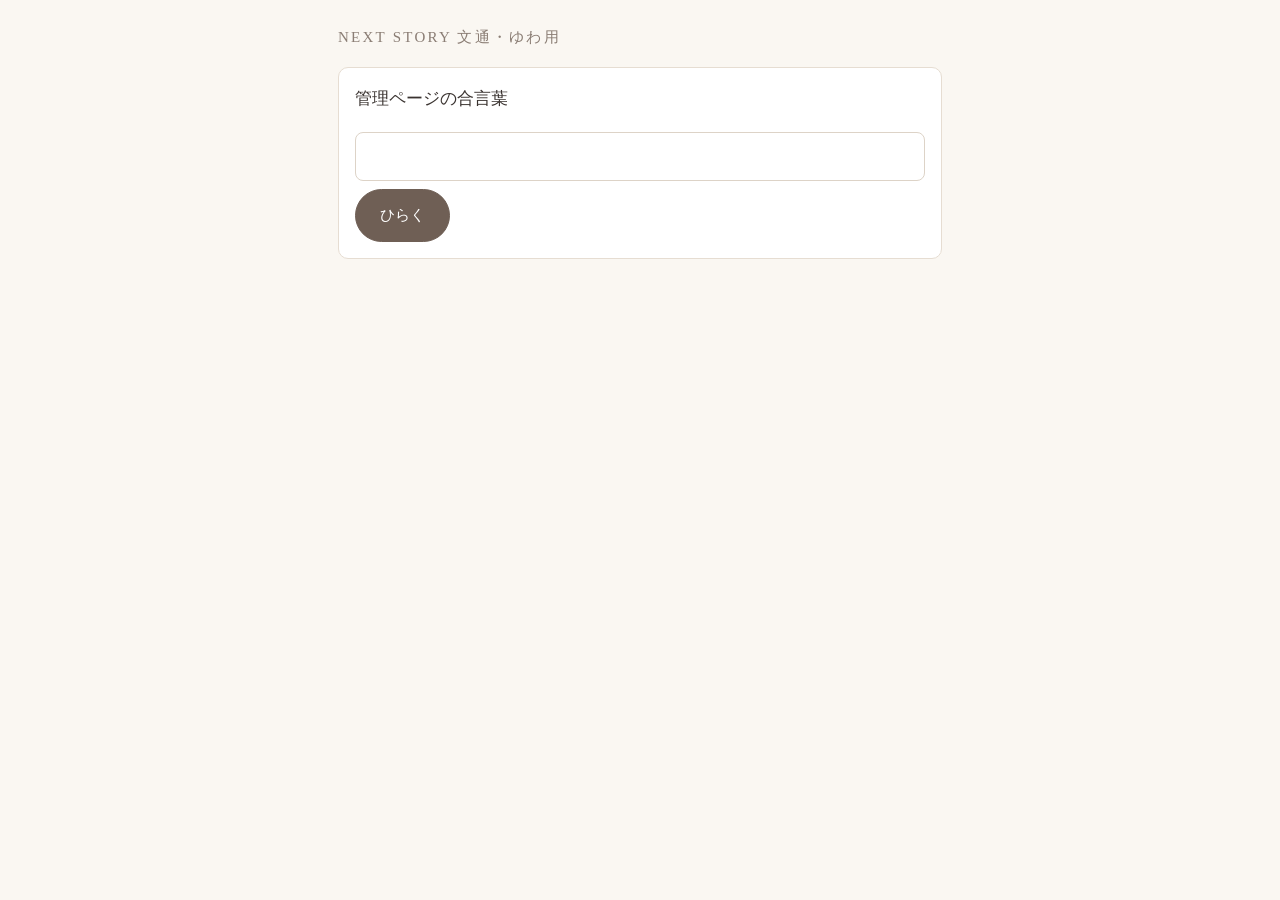
<file: letter/admin.html>
<!DOCTYPE html>
<html lang="ja">
<head>
<meta charset="UTF-8">
<meta name="viewport" content="width=device-width, initial-scale=1">
<meta name="robots" content="noindex">
<title>NEXT STORY 文通・ゆわ用</title>
<link rel="stylesheet" href="style.css">
<style>
  .flag { background: #fbe7dc; border-radius: 6px; padding: 6px 10px; margin: 6px 0; display: flex; justify-content: space-between; align-items: center; gap: 8px; }
  .flag button { margin: 0; padding: 4px 12px; font-size: 13px; }
  .passbox { font-size: 22px; letter-spacing: .05em; text-align: center; padding: 14px; }
  .warn { color: #a5503a; }
  .prop { border-color: #c9b29c; }
  .prop.check { border-color: #d98b6f; background: #fff8f4; }
  .prop pre { white-space: pre-wrap; font: inherit; font-size: 14px; margin: 8px 0 0; }
  .storyopt { display: flex; gap: 8px; align-items: center; font-size: 14px; color: #6f5f55; margin: 8px 0; }
  .storyopt input { width: auto; }
</style>
</head>
<body>
<div class="wrap">
  <h1>NEXT STORY 文通・ゆわ用</h1>

  <!-- 合言葉 -->
  <div id="login" class="box hidden">
    <p style="margin-top:0">管理ページの合言葉</p>
    <input type="text" id="adminKey" autocomplete="off" autocapitalize="off" spellcheck="false">
    <div id="setupWrap" class="hidden">
      <p class="note">はじめての切り替えです。これからの新しい合言葉を決めてください（8文字以上・今の合言葉とはちがうもの）。決めたあとは、新しい合言葉だけで入れます。</p>
      <input type="text" id="newKey1" placeholder="新しい合言葉" autocomplete="off" autocapitalize="off" spellcheck="false">
      <input type="text" id="newKey2" placeholder="もう一度" autocomplete="off" autocapitalize="off" spellcheck="false" style="margin-top:8px">
    </div>
    <button class="main" id="loginBtn">ひらく</button>
    <div class="note" id="loginMsg"></div>
  </div>

  <!-- 一覧 -->
  <div id="list" class="hidden">
    <h3>参加者</h3>
    <div id="people"></div>
    <button id="reloadBtn">最新にする</button>
    <h3>参加者を追加</h3>
    <input type="text" id="newName" placeholder="お名前（例：真由美）">
    <button id="addBtn">追加して招待リンクをつくる</button>
    <h3>この管理ページ</h3>
    <button id="logoutAllBtn">すべての端末で管理ページからログアウト</button>
  </div>

  <!-- 一人ぶん -->
  <div id="detail" class="hidden">
    <button id="backBtn">← 参加者一覧</button>
    <h2 id="pName"></h2>

    <div class="box">
      <div class="note">招待リンク（LINEで本人に送る）</div>
      <div id="pLink" class="pre" style="word-break:break-all;font-size:14px"></div>
      <button id="copyBtn">リンクをコピー</button>
    </div>

    <div class="box">
      <div class="note">あいことば（リンクとは別に、口頭で伝える）</div>
      <div id="passState" class="note"></div>
      <div id="passShow" class="hidden">
        <div class="passbox box" id="passText"></div>
        <p class="note warn">このあいことばは、この画面でしか表示されません。メモして、口頭で伝えてください。閉じると二度と見られません（忘れたら再発行）。</p>
      </div>
      <button id="issueBtn">あいことばを発行する</button>
      <button id="revokeBtn">この人の通行証を全部取り消す</button>
      <p class="note">発行しなおすと、それまでのあいことばと通行証は使えなくなります。端末をなくしたときは「取り消す」→「発行」の順で。</p>
    </div>

    <div class="box">
      <div class="note">編集室（くろぴ）に見せる</div>
      <button class="main" id="editorBtn">編集室用にコピーをつくる</button>
      <div id="editorWrap" class="hidden">
        <p class="note">この人の手紙だけをまとめました。名前は「お客様」に置きかえています。<br><b>下の印のついた言葉を確かめて、個人が特定される情報を取り除いてからコピーしてください。</b>自動の印は見落としを減らすための補助です。最後はゆわの目で確かめてください。</p>
        <div id="flags"></div>
        <textarea id="editorText" style="min-height:320px;font-size:14px"></textarea>
        <button class="main" id="editorCopy">確かめたのでコピーする</button>
      </div>
    </div>

    <h3>お手紙のやりとり</h3>
    <div id="pThread"></div>
    <div id="waitNote" class="note"></div>
    <div id="propBox"></div>
    <h3 id="composeTitle">次のお手紙を書く</h3>
    <p class="note">1通に問いはひとつ（多くてもふたつ）。意味ではなく場面を聞く。誘導しない。話したくないことには踏み込まない。</p>
    <details class="box" id="seedBox">
      <summary class="note" style="cursor:pointer">質問のたね（タップでお手紙に入れる）</summary>
      <div id="seeds"></div>
    </details>
    <textarea id="askText" style="min-height:200px" placeholder="お手紙の文面（あいさつ＋相手の言葉を受け取る一文＋問い）"></textarea>
    <label class="storyopt"><input type="checkbox" id="asStory"> 物語の確認として送る（「私だ！／少しちがう／なんかちがう」のボタンがつきます）</label>
    <button class="main" id="askBtn">お手紙を送る</button>

    <div id="pAnswers"></div>
  </div>
</div>
<div id="status" class="status hidden"></div>

<script src="config.js"></script>
<script src="questions.js"></script>
<script>
(function () {
  var $ = function (id) { return document.getElementById(id); };
  var AT = 'ns_admin_token';
  try { localStorage.removeItem('ns_admin'); } catch (e) {} // 古い版で保存していた合言葉を消す
  var people = [];
  var cur = null;

  function getTok() { try { return localStorage.getItem(AT) || ''; } catch (e) { return ''; } }
  function setTok(t) { try { if (t) localStorage.setItem(AT, t); else localStorage.removeItem(AT); } catch (e) {} }

  var SAFE = { adminLogin: 1, adminList: 1, adminIssuePass: 1, adminRevoke: 1, adminDraft: 1, adminLogoutAll: 1 };
  function post(payload, tries) {
    return fetch(window.API_URL, { method: 'POST', body: JSON.stringify(payload) })
      .then(function (r) { return r.json(); })
      .catch(function (e) {
        if (tries > 0 && SAFE[payload.action]) {
          return new Promise(function (ok) { setTimeout(ok, 1500); }).then(function () { return post(payload, tries - 1); });
        }
        throw e;
      });
  }

  function api(payload) {
    payload.atoken = getTok();
    return post(payload, 2)
      .then(function (res) {
        if (!res.ok && res.error === 'admin') { setTok(''); show('login'); status('もう一度、合言葉を入れてください'); }
        return res;
      });
  }
  function status(t) { var s = $('status'); s.textContent = t; s.classList.remove('hidden'); }
  function fmt(ms) {
    if (!ms) return '';
    var d = new Date(ms);
    return (d.getMonth() + 1) + '/' + d.getDate() + ' ' + d.getHours() + ':' + ('0' + d.getMinutes()).slice(-2);
  }
  function show(id) {
    ['login', 'list', 'detail'].forEach(function (x) { $(x).classList.toggle('hidden', x !== id); });
    window.scrollTo(0, 0);
  }
  function seen() { try { return JSON.parse(localStorage.getItem('ns_seen') || '{}'); } catch (e) { return {}; } }
  function markSeen(p) { try { var s = seen(); s[p.key] = p.updatedAt; localStorage.setItem('ns_seen', JSON.stringify(s)); } catch (e) {} }
  function link(key) { return location.href.replace(/admin\.html.*$/, '') + 'index.html?k=' + key; }
  function el(tag, cls, text) { var e = document.createElement(tag); if (cls) e.className = cls; if (text != null) e.textContent = text; return e; }

  // ---------- 合言葉 ----------
  $('loginBtn').onclick = function () {
    var pass = $('adminKey').value;
    var payload = { action: 'adminLogin', pass: pass };
    if (!$('setupWrap').classList.contains('hidden')) {
      var a = $('newKey1').value, b = $('newKey2').value;
      if (a !== b) { $('loginMsg').textContent = '新しい合言葉が2つでちがいます'; return; }
      payload.newPass = a;
    }
    $('loginMsg').textContent = 'たしかめています…';
    api(payload).then(function (res) {
      if (res.ok) {
        setTok(res.token);
        $('adminKey').value = ''; $('newKey1').value = ''; $('newKey2').value = '';
        $('setupWrap').classList.add('hidden');
        $('loginMsg').textContent = '';
        load();
        return;
      }
      if (res.error === 'needSetup') { $('setupWrap').classList.remove('hidden'); $('loginMsg').textContent = '新しい合言葉を決めてください'; }
      else if (res.error === 'weak') $('loginMsg').textContent = '新しい合言葉は8文字以上で、今の合言葉とちがうものにしてください';
      else if (res.error === 'locked') $('loginMsg').textContent = 'しばらくロックされています。時間をおいてください';
      else $('loginMsg').textContent = '合言葉がちがうようです';
    }).catch(function () { $('loginMsg').textContent = 'つながりませんでした'; });
  };

  $('logoutAllBtn').onclick = function () {
    if (!confirm('すべての端末で、管理ページからログアウトします。いいですか？')) return;
    api({ action: 'adminLogoutAll' }).then(function () { setTok(''); show('login'); });
  };

  // ---------- 一覧 ----------
  function load(retry) {
    status('読みこんでいます…');
    return api({ action: 'adminList' }).then(function (res) {
      if (!res.ok) return;
      people = res.people;
      renderList();
      if (cur) {
        var p = people.filter(function (x) { return x.key === cur.key; })[0];
        if (p) { cur = p; renderDetail(); }
      }
      status('最新です');
    }).catch(function () {
      if (!retry) { setTimeout(function () { load(true); }, 1500); return; }
      status('読みこめませんでした。「最新にする」を押してください');
      if (!cur) show('list');
    });
  }

  function renderList() {
    var box = $('people');
    box.innerHTML = '';
    var s = seen();
    if (!people.length) box.appendChild(el('p', 'note', 'まだ参加者がいません'));
    people.forEach(function (p) {
      var b = el('button', 'person');
      var isNew = p.lastFrom === 'me' && s[p.key] !== p.updatedAt;
      b.textContent = (isNew ? '● ' : '') + p.name + 'さん　' + fmt(p.updatedAt) +
        (p.proposal ? (p.proposal.check ? '　（返信案・要確認）' : '　（返信案あり）') : '') +
        (p.hasPass ? '' : '　（あいことば未発行）') + (p.locked ? '　（ロック中）' : '');
      if (isNew) b.classList.add('dot');
      b.onclick = function () { cur = p; markSeen(p); hidePass(); $('editorWrap').classList.add('hidden'); $('editorText').value = ''; $('askText').value = ''; $('asStory').checked = false; renderDetail(); show('detail'); };
      box.appendChild(b);
    });
    if (!cur) show('list');
  }

  // ---------- 一人ぶん ----------
  function hidePass() { $('passShow').classList.add('hidden'); $('passText').textContent = ''; }

  function renderDetail() {
    var p = cur, st = p.state;
    $('pName').textContent = p.name + 'さん';
    $('pLink').textContent = link(p.key);
    $('passState').textContent = (p.hasPass ? 'あいことば：発行ずみ' : 'あいことば：まだ発行していません') +
      '　／　ログイン中の端末：' + p.sessions + '台' + (p.locked ? '　／　ロック中' : '') +
      (p.eid ? '　／　編集室のお客様ID：' + p.eid : '');

    var A = $('pAnswers');
    A.innerHTML = '';
    window.CHAPTERS.forEach(function (ch) {
      var qs = [];
      ch.days.forEach(function (d) { d.qs.forEach(function (q) { qs.push(q); }); });
      if (ch.closing) qs.push(ch.closing);
      var old = qs.filter(function (q) { var a = st.answers[q.id]; return a && a.t; });
      if (old.length) {
        A.appendChild(el('h3', null, '以前の形式での答え（' + ch.name + '）'));
        old.forEach(function (q) {
          var box = el('div', 'q');
          box.appendChild(el('p', 'note', q.text));
          box.appendChild(el('div', 'box pre', st.answers[q.id].t));
          A.appendChild(box);
        });
      }

      A.appendChild(el('h3', null, ch.name + 'の下書き（本人と一緒に育てる）'));
      var dft = st.drafts[ch.id];
      var ta = el('textarea');
      ta.style.minHeight = '220px';
      ta.value = dft ? dft.text : '';
      ta.placeholder = '回答の言葉を編んだ短い文章';
      A.appendChild(ta);
      var btn = el('button', 'main', dft ? '下書きを更新して本人に見せる' : '下書きを本人に届ける');
      btn.onclick = function () {
        btn.disabled = true;
        api({ action: 'adminDraft', key: p.key, ch: ch.id, text: ta.value }).then(function (res) {
          btn.disabled = false;
          if (!res.ok) throw new Error();
          p.state = res.state; renderDetail(); status('下書きを本人のページに出しました');
        }).catch(function () { btn.disabled = false; status('うまく届きませんでした'); });
      };
      A.appendChild(btn);
      if (dft) A.appendChild(el('div', 'note', fmt(dft.at) + ' に届けた版'));

      (st.revisions[ch.id] || []).forEach(function (r) {
        var m = el('div', 'msg me');
        m.appendChild(el('span', 'who', '本人からの修正　' + fmt(r.at)));
        m.appendChild(document.createTextNode(r.text));
        A.appendChild(m);
      });
    });

    var T = $('pThread');
    T.innerHTML = '';
    var n = 0;
    if (!st.thread.length) T.appendChild(el('p', 'note', 'まだお手紙を送っていません。下から1通目のお手紙を書いてください。'));
    st.thread.forEach(function (m) {
      var d = el('div', 'msg ' + (m.from === 'yuwa' ? 'yuwa' : 'me'));
      if (m.from === 'yuwa') n++;
      d.appendChild(el('span', 'who', (m.from === 'yuwa' ? 'ゆわ（' + n + '通目のお手紙' + (m.kind === 'story' ? '・物語の確認' : '') + '）' : p.name + 'さんのお返事') + '　' + fmt(m.at)));
      if (m.kind === 'check') d.appendChild(el('b', null, '「' + (CHECK_LABEL[m.choice] || '') + '」' + (m.text ? '\n' : '')));
      if (m.text) d.appendChild(document.createTextNode(m.text));
      T.appendChild(d);
    });
    var last = st.thread[st.thread.length - 1];
    $('waitNote').textContent = !last ? '' : (last.from === 'yuwa'
      ? '→ いまは' + p.name + 'さんのお返事待ちです'
      : (p.proposal ? '→ お返事が届いています。上の返信案を読んでから、お手紙を書いてください'
        : '→ お返事が届いています。次の自動編集（10時・20時）で、ここに返信案が届きます'));
    renderProposal(p);
    $('composeTitle').textContent = (n + 1) + '通目のお手紙を書く';
    $('askBtn').textContent = (n + 1) + '通目のお手紙として送る';
    var draft = st.answers.reply_draft;
    if (draft && draft.t) $('waitNote').textContent += '（本人は返事を書きかけています）';
  }

  var CHECK_LABEL = { me: '私だ！', little: '少しちがう', different: 'なんかちがう' };

  // ---------- 編集室からの返信案 ----------
  function renderProposal(p) {
    var B = $('propBox');
    B.innerHTML = '';
    var pr = p.proposal;
    if (!pr) return;
    var box = el('div', 'box prop' + (pr.check ? ' check' : ''));
    box.appendChild(el('div', 'note', '編集室（くろぴ）からの返信案　' + fmt(pr.at)));
    if (pr.check) box.appendChild(el('p', 'warn', '要確認：' + (pr.checkWhy || '下の「E 注意点」を読んでから使ってください')));
    if (pr.next) box.appendChild(el('p', null, 'おすすめの次の一手：' + pr.next));
    if (pr.reply) {
      box.appendChild(el('div', 'note', '返信文案'));
      box.appendChild(el('div', 'box pre', pr.reply));
      var use = el('button', 'main', 'この文案を下の書く欄に入れる');
      use.onclick = function () {
        $('askText').value = pr.reply;
        $('asStory').checked = /短い物語/.test(pr.next || '');
        $('askText').scrollIntoView({ behavior: 'smooth' });
        status('書く欄に入れました。読んで、直してから送ってください');
      };
      box.appendChild(use);
    }
    var det = el('details');
    det.appendChild(el('summary', 'note', 'くろぴの読み（A〜E）をぜんぶ見る'));
    det.appendChild(el('pre', null, pr.text));
    box.appendChild(det);
    B.appendChild(box);
  }

  // 質問のたね（questions.js から）
  (function buildSeeds() {
    var S = $('seeds');
    window.CHAPTERS.forEach(function (ch) {
      var qs = [];
      ch.days.forEach(function (d) { d.qs.forEach(function (q) { qs.push(q); }); });
      if (ch.closing) qs.push(ch.closing);
      S.appendChild(el('p', 'note', ch.name + '「' + ch.title + '」'));
      qs.forEach(function (q) {
        var b = el('button', null, q.text);
        b.style.cssText = 'display:block;width:100%;text-align:left;border-radius:10px;font-size:14px;margin:6px 0';
        b.onclick = function () {
          var ta = $('askText');
          ta.value = (ta.value ? ta.value.replace(/\s*$/, '') + '\n\n' : '') + q.text;
          ta.focus();
        };
        S.appendChild(b);
      });
    });
  })();

  // ---------- あいことば・通行証 ----------
  $('issueBtn').onclick = function () {
    if (!cur) return;
    if (cur.hasPass && !confirm('あいことばを発行しなおします。今のあいことばと通行証は使えなくなります。いいですか？')) return;
    var ib = $('issueBtn');
    ib.disabled = true;
    status('あいことばを作っています…（10秒ほどかかることがあります）');
    api({ action: 'adminIssuePass', key: cur.key }).then(function (res) {
      ib.disabled = false;
      if (!res.ok) { status('発行できませんでした（' + res.error + '）'); return; }
      $('passText').textContent = res.pass;
      $('passShow').classList.remove('hidden');
      cur.hasPass = true; cur.sessions = 0; cur.locked = false;
      renderDetail();
      status('あいことばを発行しました');
    }).catch(function () {
      ib.disabled = false;
      status('返事が届きませんでした。もう一度「あいことばを発行する」を押してください');
      load();
    });
  };

  $('revokeBtn').onclick = function () {
    if (!cur || !confirm(cur.name + 'さんの通行証を全部取り消します。本人は次に開くとき、あいことばが必要になります。いいですか？')) return;
    status('取り消しています…');
    api({ action: 'adminRevoke', key: cur.key }).then(function (res) {
      if (!res.ok) { status('取り消せませんでした'); return; }
      cur.sessions = 0; cur.locked = false; renderDetail(); status('取り消しました');
    }).catch(function () { status('返事が届きませんでした。一覧を読みなおします'); load(); });
  };

  // ---------- 編集室用にコピー ----------
  var FLAG_RULES = [
    { name: '電話番号', re: /0\d{1,4}[-ー−]?\d{1,4}[-ー−]?\d{3,4}/g },
    { name: 'メール', re: /[\w.+-]+@[\w-]+\.[\w.]+/g },
    { name: '郵便番号', re: /〒?\d{3}[-ー−]\d{4}/g },
    { name: 'URL', re: /https?:\/\/\S+/g },
    { name: '住所らしい言葉', re: /[一-龥ぁ-んァ-ヶ]{1,6}(都|道|府|県|市|区|町|村|丁目|番地)/g },
    { name: '人の名前らしい言葉', re: /[一-龥ァ-ヶ]{1,5}(さん|ちゃん|くん|君|様|先生)/g },
    { name: '4桁以上の数字', re: /\d{4,}/g },
    { name: '会社・学校・病院らしい言葉', re: /[一-龥ァ-ヶA-Za-z]{1,10}(株式会社|会社|学校|小学校|中学校|高校|大学|病院|クリニック|医院)/g }
  ];

  function buildEditorText(p) {
    var st = p.state, out = [];
    out.push('【NEXT STORY 編集室用】お客様（名前は伏せています）');
    var n = 0;
    if (st.thread.length) {
      out.push('', '■ お手紙のやりとり（古い順）');
      st.thread.forEach(function (m) {
        if (m.from === 'yuwa') { n++; out.push('', '［ゆわ・' + n + '通目のお手紙' + (m.kind === 'story' ? '（物語の確認）' : '') + '］', m.text); }
        else if (m.kind === 'check') out.push('', '［お客様の確認：' + (CHECK_LABEL[m.choice] || '') + '］', m.text || '（ひとことはなし）');
        else out.push('', '［お客様のお返事］', m.text);
      });
    }
    window.CHAPTERS.forEach(function (ch) {
      var qs = [];
      ch.days.forEach(function (d) { d.qs.forEach(function (q) { qs.push(q); }); });
      if (ch.closing) qs.push(ch.closing);
      var old = qs.filter(function (q) { var a = st.answers[q.id]; return a && a.t; });
      if (old.length) {
        out.push('', '■ 以前の形式での答え（' + ch.name + '）');
        old.forEach(function (q) { out.push('', '問い：' + q.text, '答え：' + st.answers[q.id].t); });
      }
      var dft = st.drafts[ch.id];
      if (dft && dft.text) out.push('', '■ ' + ch.name + 'の章末の下書き', dft.text);
      (st.revisions[ch.id] || []).forEach(function (r) { out.push('', '［下書きへの本人の修正］', r.text); });
    });
    var text = out.join('\n');
    if (p.name) text = text.split(p.name).join('お客様');
    return text;
  }

  function renderFlags() {
    var text = $('editorText').value;
    var box = $('flags');
    box.innerHTML = '';
    var found = {};
    FLAG_RULES.forEach(function (rule) {
      (text.match(rule.re) || []).forEach(function (w) { found[w] = rule.name; });
    });
    var words = Object.keys(found);
    if (!words.length) { box.appendChild(el('p', 'note', '自動の印はつきませんでした。それでも、目で確かめてください。')); return; }
    box.appendChild(el('p', 'note warn', '確かめてほしい言葉：' + words.length + 'つ'));
    words.forEach(function (w) {
      var row = el('div', 'flag');
      row.appendChild(el('span', null, '「' + w + '」（' + found[w] + '）'));
      var b = el('button', null, '●●にする');
      b.onclick = function () {
        $('editorText').value = $('editorText').value.split(w).join('●●');
        renderFlags();
      };
      row.appendChild(b);
      box.appendChild(row);
    });
  }

  $('editorBtn').onclick = function () {
    if (!cur) return;
    $('editorText').value = buildEditorText(cur);
    $('editorWrap').classList.remove('hidden');
    renderFlags();
  };
  $('editorText').addEventListener('input', renderFlags);
  $('editorCopy').onclick = function () {
    var t = $('editorText').value;
    (navigator.clipboard ? navigator.clipboard.writeText(t) : Promise.reject())
      .then(function () { status('コピーしました。くろぴの編集室に貼ってください'); })
      .catch(function () { $('editorText').select(); status('長押しで「すべてを選択」→コピーしてください'); });
  };

  // ---------- そのほか ----------
  $('reloadBtn').onclick = load;
  $('backBtn').onclick = function () { cur = null; hidePass(); $('editorWrap').classList.add('hidden'); $('editorText').value = ''; $('askText').value = ''; $('asStory').checked = false; load(); };
  $('copyBtn').onclick = function () {
    var t = $('pLink').textContent;
    (navigator.clipboard ? navigator.clipboard.writeText(t) : Promise.reject())
      .then(function () { status('コピーしました'); })
      .catch(function () { status('長押しでコピーしてください'); });
  };
  $('addBtn').onclick = function () {
    var n = $('newName').value.trim();
    if (!n) return;
    api({ action: 'adminAdd', name: n }).then(function (res) {
      if (!res.ok) throw new Error();
      $('newName').value = '';
      status(n + 'さんを追加しました。名前を開いて、あいことばを発行してください');
      load();
    }).catch(function () {
      $('newName').value = '';
      status('返事が届きませんでした。一覧を読みなおします（追加できているか確かめてください）');
      load();
    });
  };
  $('askBtn').onclick = function () {
    var t = $('askText').value.trim();
    if (!t || !cur) return;
    var story = $('asStory').checked;
    if (!confirm(cur.name + 'さんに、このお手紙を' + (story ? '「物語の確認」として' : '') + '送ります。いいですか？')) return;
    var btn = this;
    btn.disabled = true;
    status('送っています…');
    api({ action: 'adminAsk', key: cur.key, text: t, kind: story ? 'story' : '' }).then(function (res) {
      btn.disabled = false;
      if (!res.ok) throw new Error();
      $('askText').value = '';
      $('asStory').checked = false;
      cur.proposal = null;
      cur.state = res.state; renderDetail(); status('お手紙を送りました（LINEでひと声かけるとすぐ気づいてもらえます）');
    }).catch(function () {
      btn.disabled = false;
      status('届いたか確かめられませんでした。一覧を読みなおすので、お手紙が表示されているか確かめてから、送りなおしてください');
      load();
    });
  };

  if (getTok()) load(); else show('login');
})();
</script>
</body>
</html>
</file>
<file: letter/style.css>
* { box-sizing: border-box; }
body {
  margin: 0;
  background: #faf7f2;
  color: #3a3330;
  font-family: "Hiragino Mincho ProN", "Yu Mincho", serif;
  font-size: 17px;
  line-height: 1.8;
  -webkit-text-size-adjust: 100%;
}
.wrap { max-width: 640px; margin: 0 auto; padding: 24px 18px 80px; }
h1 { font-size: 15px; letter-spacing: .15em; font-weight: normal; color: #8a7d74; margin: 0; }
h2 { font-size: 22px; font-weight: normal; margin: 4px 0 20px; }
h3 { font-size: 16px; font-weight: normal; color: #8a7d74; margin: 36px 0 8px; border-bottom: 1px solid #e6ddd2; padding-bottom: 4px; }
.box { background: #fff; border: 1px solid #e6ddd2; border-radius: 10px; padding: 16px; margin: 16px 0; }
.note { font-size: 14px; color: #8a7d74; }
.q { margin: 22px 0; }
.q p { margin: 0 0 6px; }
textarea, input[type=text], input[type=password] {
  width: 100%;
  font: inherit;
  font-size: 16px;
  color: inherit;
  background: #fff;
  border: 1px solid #ddd3c7;
  border-radius: 8px;
  padding: 10px 12px;
  line-height: 1.7;
}
textarea { min-height: 84px; resize: vertical; }
button {
  font: inherit;
  font-size: 15px;
  border: 1px solid #b9a898;
  background: #fff;
  color: #3a3330;
  border-radius: 999px;
  padding: 8px 18px;
  margin-top: 8px;
  cursor: pointer;
}
button.main { background: #6f5f55; color: #fff; border-color: #6f5f55; padding: 12px 24px; }
button:disabled { opacity: .5; }
.msg { margin: 12px 0; padding: 10px 14px; border-radius: 10px; white-space: pre-wrap; }
.msg.yuwa { background: #f1ebe3; }
.msg.me { background: #fff; border: 1px solid #e6ddd2; margin-left: 24px; }
.msg .who { font-size: 12px; color: #8a7d74; display: block; }
.pre { white-space: pre-wrap; }
.status {
  position: fixed; left: 0; right: 0; bottom: 0;
  text-align: center; font-size: 13px; color: #8a7d74;
  background: rgba(250, 247, 242, .95); padding: 6px; border-top: 1px solid #eee5da;
}
.hidden { display: none; }
.person { display: block; width: 100%; text-align: left; border-radius: 10px; }
.dot { color: #b0634a; }
</file>
